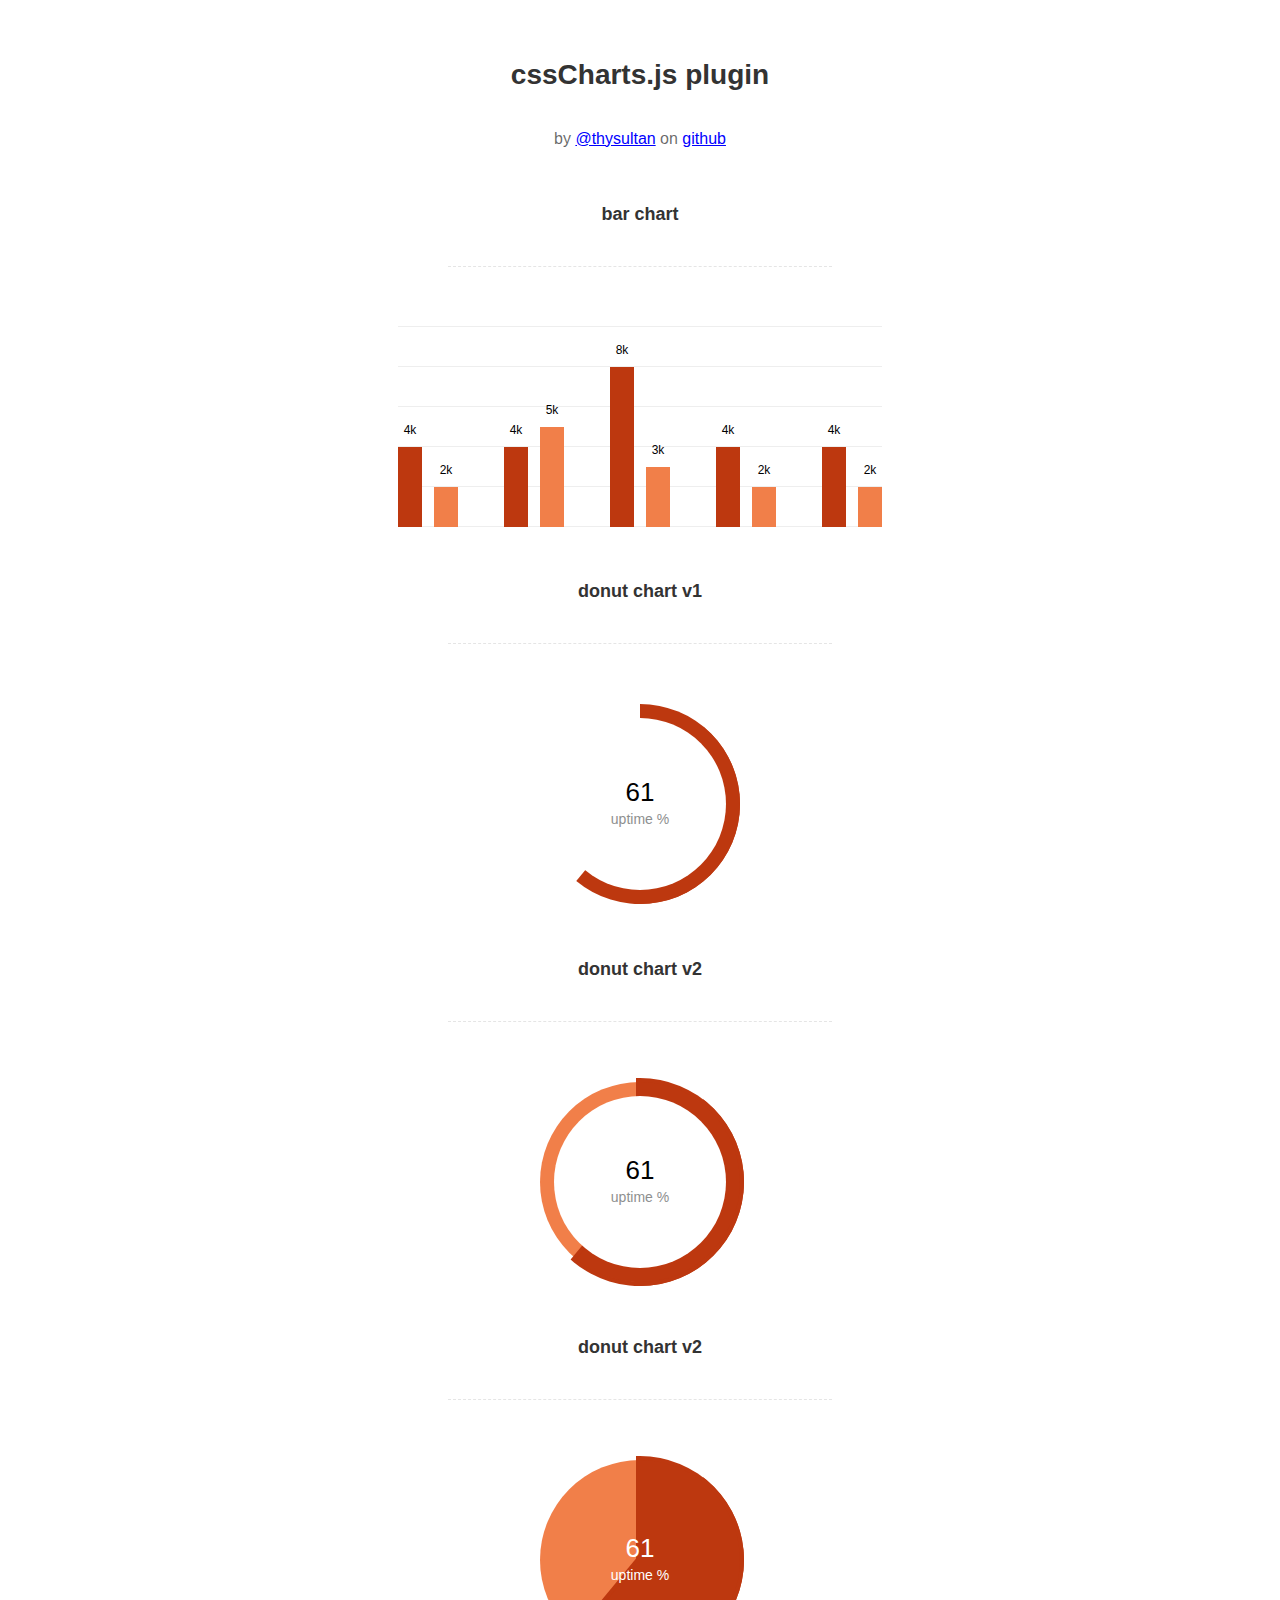
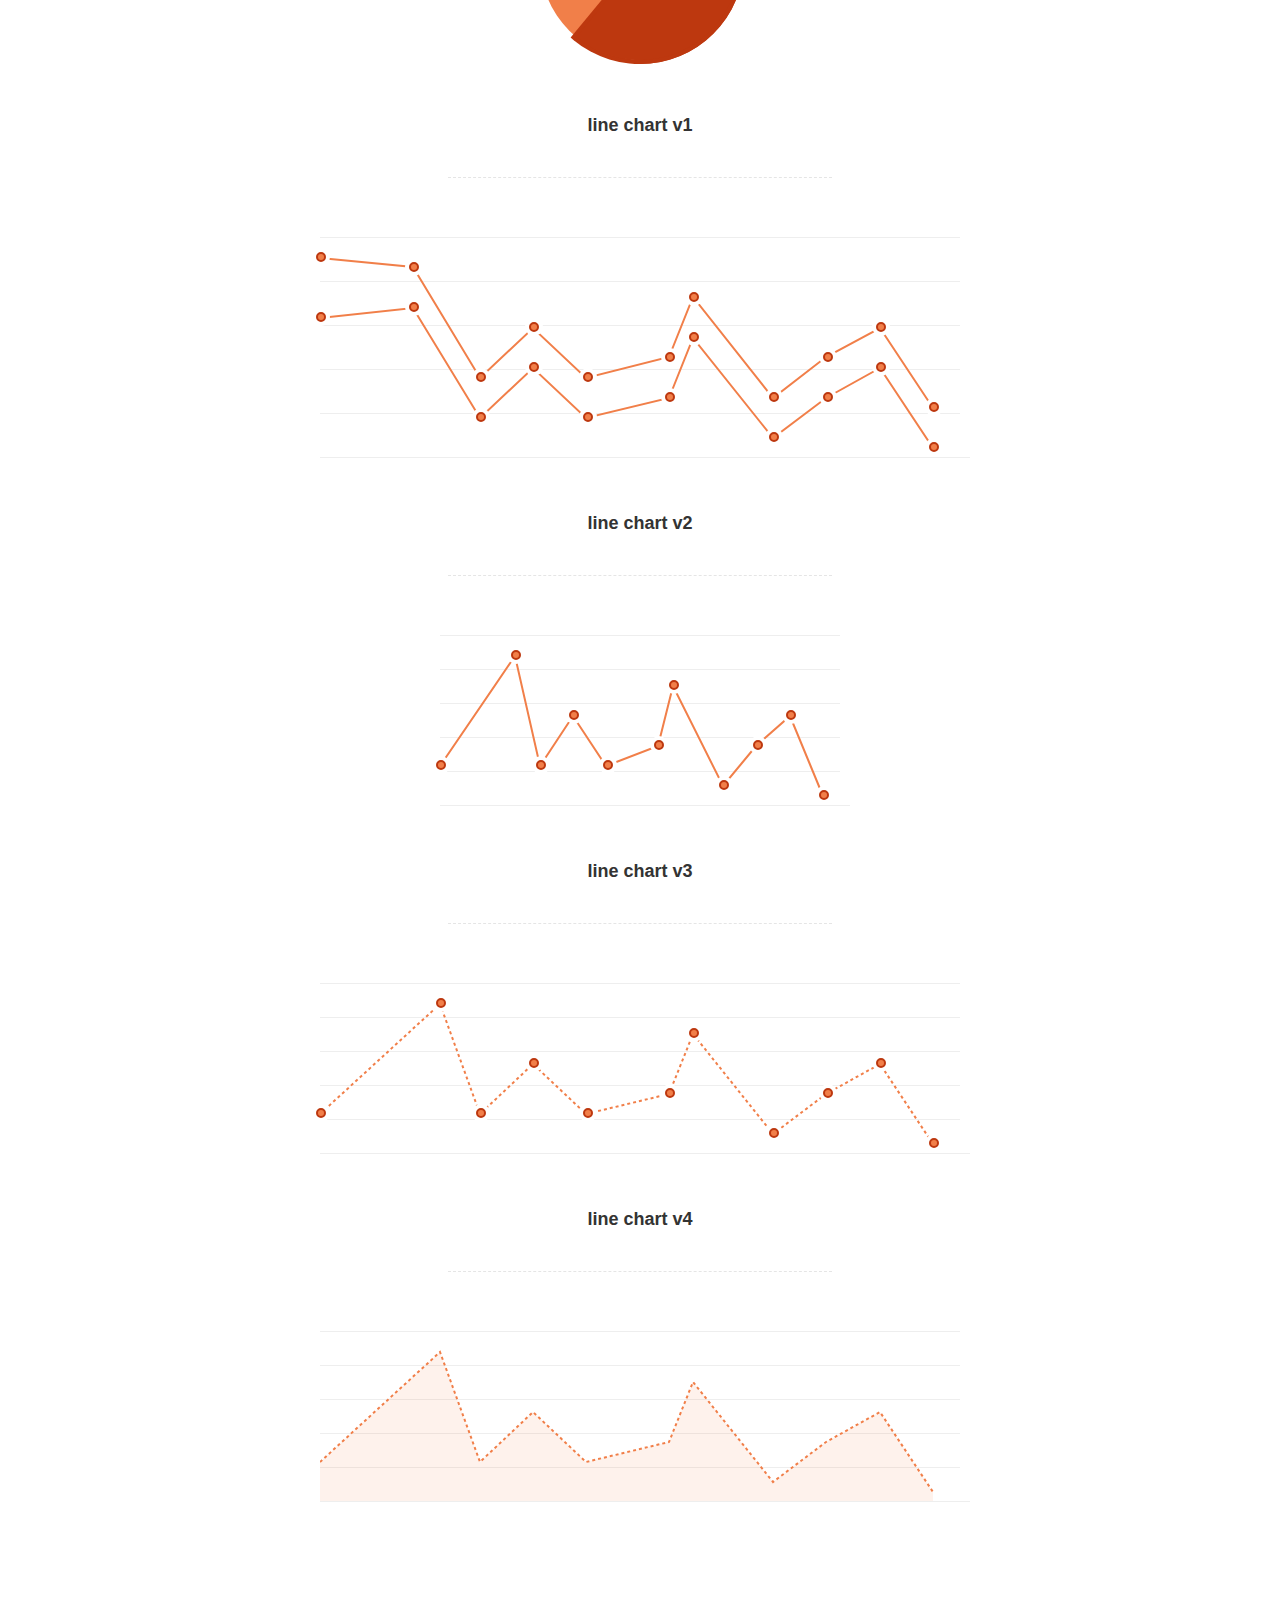
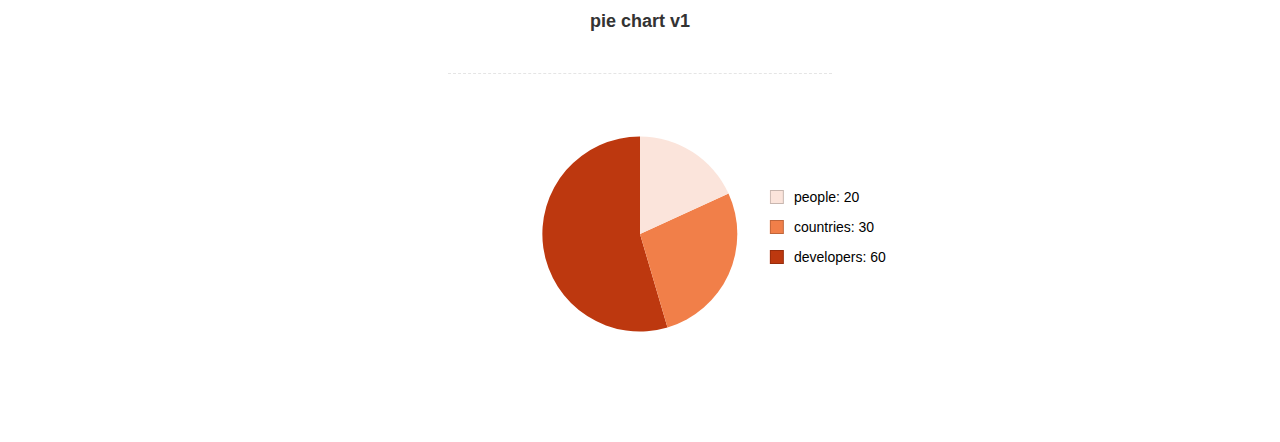
<file: assets/js/Lightweight-Chart/index.html>
<!doctype html>
<html>
    <head>
        <meta charset="utf-8">
        <meta name="description" content="A jquery plugin to create simple donut, bar or line charts with dom nodes, style with css.">
        <meta name="viewport" content="width=device-width, initial-scale=1">
        <title>cssCharts.js - jquery css charts</title>
        <script src="https://ajax.googleapis.com/ajax/libs/jquery/2.1.3/jquery.min.js"></script>

        <link rel="stylesheet" href="cssCharts.css">
        <script src="jquery.chart.js"></script>

        <style>
          /* page specific styles*/
          h1{text-align:center;font-family:sans-serif;font-size:28px;color:#333;padding:40px 0 0 0;}
          h2{text-align:center;font-family:sans-serif;font-size:18px;color:#333;padding:40px 0 0 0;}
          hr{width:60%;height:1px;background:none;border:none;border-bottom:1px dashed rgba(0,0,0,0.1);outline:none;margin:40px auto 60px auto;}

          .desc p{text-align:center;font-size:16px;color:rgba(0,0,0,0.6);padding:20px 0 0 0;font-family:sans-serif;}
          .desc a{color:blue;}
          .wrap{margin:0 auto;width:640px;padding-bottom:100px;}
          #line{width:400px;}
          /* page specific styles*/
        </style>
    </head>
    <body>
      <div class="wrap">

        <div class="desc">
          <h1>cssCharts.js plugin</h1><p>by
          <a href="http://twitter.com/thysultan">@thysultan</a> on
          <a href="https://github.com/sultantarimo/cssCharts.js">github</a>
        </p>
        </div>

        <h2>bar chart</h2>
        <hr>

        <div class="chart">
            <ul class="bar-chart" data-bars="[4,2],[4,5],[8,3],[4,2],[4,2]" data-max="10" data-unit="k" data-width="24"></ul>
        </div>
        <!-- data max is the 100% point of the graph -->
        <!-- set data-grid to 0 for no grid -->
        <!-- data-width is the individual bars width -->

        <h2>donut chart v1</h2>
        <hr>

        <div class="chart">
          <div class="donut-chart" data-percent="0.61" data-title="uptime %"></div>
        </div>

        <h2>donut chart v2</h2>
        <hr>

        <div class="chart">
          <div class="donut-chart fill" data-percent="0.61" data-title="uptime %"></div>
        </div>

        <h2>donut chart v2</h2>
        <hr>

        <div class="chart">
          <div class="donut-chart pie-chart fill" data-percent="0.61" data-title="uptime %"></div>
        </div>
        <!-- pie-chart class for pie chart -->
        <!-- fill class for default donut fill enabled-->

        <h2>line chart v1</h2>
        <hr>

        <div class="chart">
          <ul data-cord="[[0,70,120,160,200,262,280,340,380,420,460],[140,150,40,90,40,60,120,20,60,90,10]],[[0,70,120,160,200,262,280,340,380,420,460],[200,190,80,130,80,100,160,60,100,130,50]]"  class="line-chart"></ul>
        </div>
        <!-- multiple graphs [[x cords],[y cords]] [[x cords],[y cords]] -->

        <h2>line chart v2</h2>
        <hr>

        <div class="chart" id="line">
          <ul data-cord="[0,90,120,160,200,262,280,340,380,420,460],[40,150,40,90,40,60,120,20,60,90,10]" class="line-chart"></ul>
        </div>

        <h2>line chart v3</h2>
        <hr>

        <div class="chart dotted">
          <ul data-cord="[0,90,120,160,200,262,280,340,380,420,460],[40,150,40,90,40,60,120,20,60,90,10]" class="line-chart"></ul>
        </div>

        <h2>line chart v4</h2>
        <hr>

        <div class="chart dotted">
          <ul data-cord="[0,90,120,160,200,262,280,340,380,420,460],[40,150,40,90,40,60,120,20,60,90,10]" data-fill="1" class="line-chart no-points"></ul>
        </div>
        <!-- single graph [x cords],[y cords] -->


        <br><br><br>
        <h2>pie chart v1</h2>
        <hr>

        <div class="chart">
          <div class="pie-thychart" data-set='[["people", 20], ["countries",30], ["developers",60]]' data-colors="#FBE4DB,#F17F49,#BD380F"></div>
        </div>

      </div>

      <script>
        $(function() {
            $('.bar-chart').cssCharts({type:"bar"});
            $('.donut-chart').cssCharts({type:"donut"}).trigger('show-donut-chart');
            $('.line-chart').cssCharts({type:"line"});

            $('.pie-thychart').cssCharts({type:"pie"});
        });
      </script>
    </body>
</html>
</file>
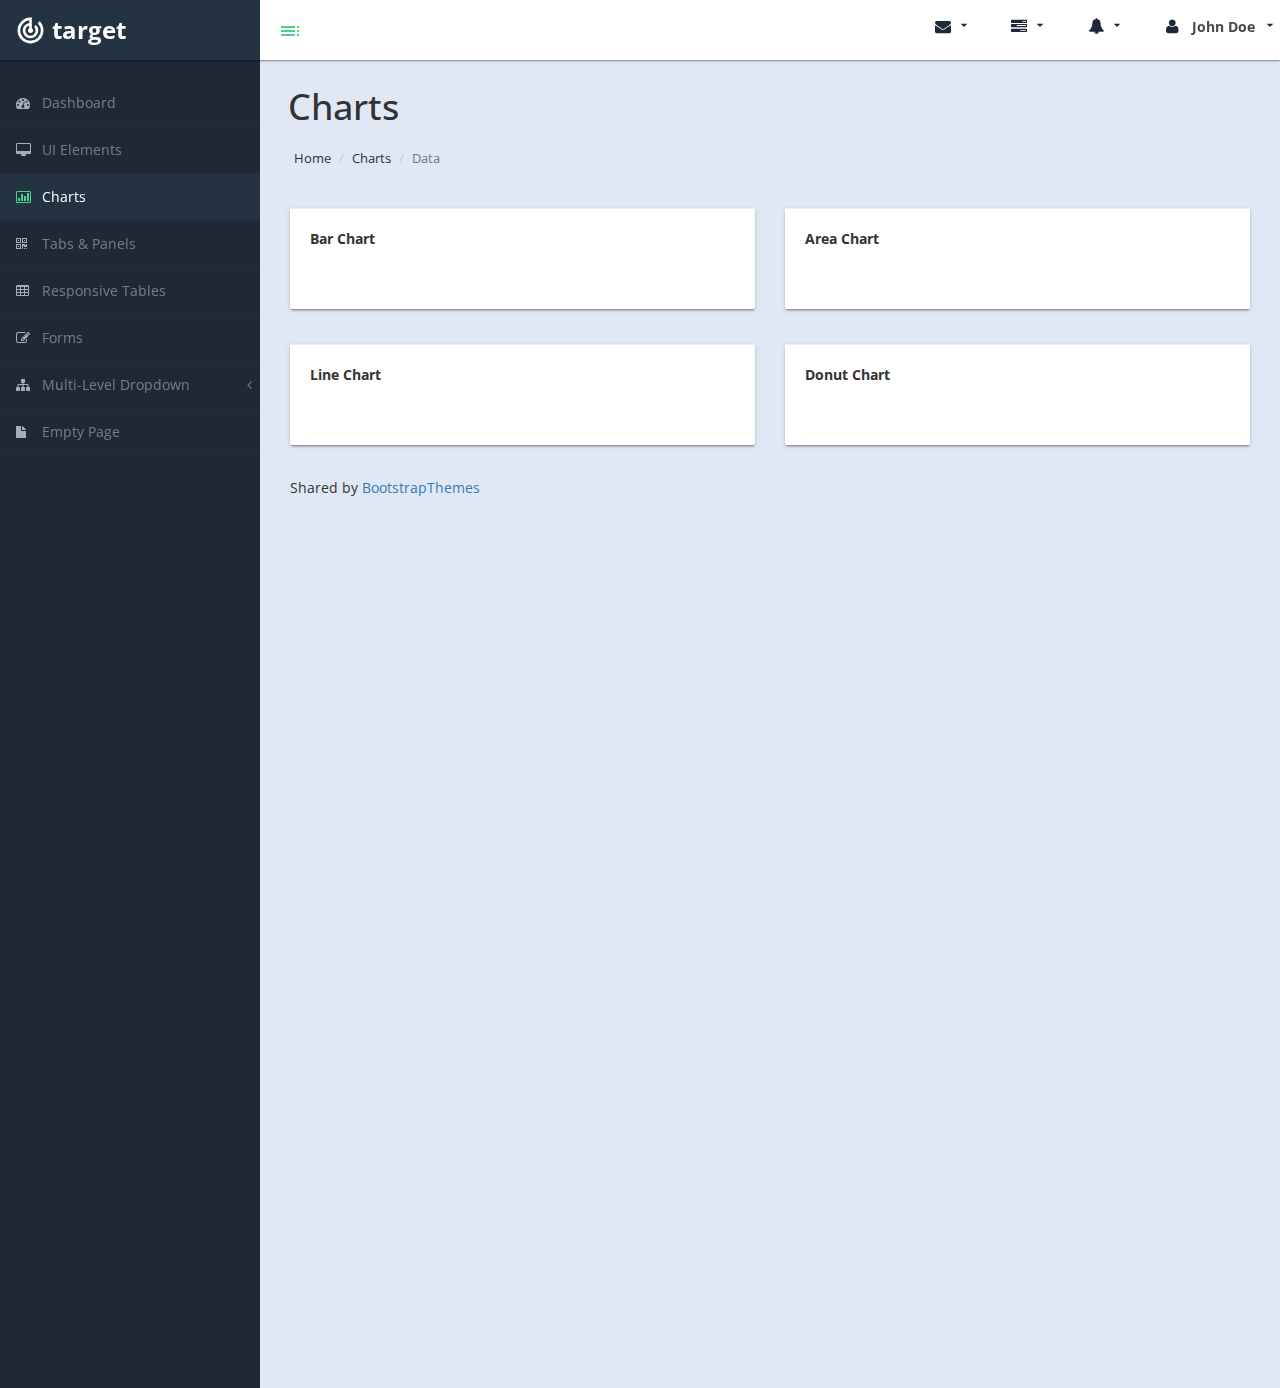
<file: chart.html>
﻿<!DOCTYPE html>
<html xmlns="http://www.w3.org/1999/xhtml">

<head>
    <meta charset="utf-8" />
    <meta name="viewport" content="width=device-width, initial-scale=1.0" />
    <title>Target Material Design Bootstrap Admin Template</title>
	
	<link href="https://fonts.googleapis.com/icon?family=Material+Icons" rel="stylesheet">
	<link rel="stylesheet" href="assets/materialize/css/materialize.min.css" media="screen,projection" />
    <!-- Bootstrap Styles-->
    <link href="assets/css/bootstrap.css" rel="stylesheet" />
    <!-- FontAwesome Styles-->
    <link href="assets/css/font-awesome.css" rel="stylesheet" />
    <!-- Morris Chart Styles-->
    <link href="assets/js/morris/morris-0.4.3.min.css" rel="stylesheet" />
    <!-- Custom Styles-->
    <link href="assets/css/custom-styles.css" rel="stylesheet" />
    <!-- Google Fonts-->
    <link href='http://fonts.googleapis.com/css?family=Open+Sans' rel='stylesheet' type='text/css' />
    <link rel="stylesheet" href="assets/js/Lightweight-Chart/cssCharts.css"> 
</head>
<body>
    <div id="wrapper">
        <nav class="navbar navbar-default top-navbar" role="navigation">
            <div class="navbar-header">
                <button type="button" class="navbar-toggle" data-toggle="collapse" data-target=".sidebar-collapse">
                    <span class="sr-only">Toggle navigation</span>
                    <span class="icon-bar"></span>
                    <span class="icon-bar"></span>
                    <span class="icon-bar"></span>
                </button>
                <a class="navbar-brand waves-effect waves-dark" href="index.html"><i class="large material-icons">track_changes</i> <strong>target</strong></a>
				
		<div id="sideNav" class="waves-effect waves-dark" href=""><i class="material-icons dp48">toc</i></div>
            </div>

            <ul class="nav navbar-top-links navbar-right"> 
				<li><a class="dropdown-button waves-effect waves-dark" href="#!" data-activates="dropdown4"><i class="fa fa-envelope fa-fw"></i> <i class="material-icons right">arrow_drop_down</i></a></li>				
				<li><a class="dropdown-button waves-effect waves-dark" href="#!" data-activates="dropdown3"><i class="fa fa-tasks fa-fw"></i> <i class="material-icons right">arrow_drop_down</i></a></li>
				<li><a class="dropdown-button waves-effect waves-dark" href="#!" data-activates="dropdown2"><i class="fa fa-bell fa-fw"></i> <i class="material-icons right">arrow_drop_down</i></a></li>
				  <li><a class="dropdown-button waves-effect waves-dark" href="#!" data-activates="dropdown1"><i class="fa fa-user fa-fw"></i> <b>John Doe</b> <i class="material-icons right">arrow_drop_down</i></a></li>
            </ul>
        </nav>
		<!-- Dropdown Structure -->
<ul id="dropdown1" class="dropdown-content">
<li><a href="#"><i class="fa fa-user fa-fw"></i> My Profile</a>
</li>
<li><a href="#"><i class="fa fa-gear fa-fw"></i> Settings</a>
</li> 
<li><a href="#"><i class="fa fa-sign-out fa-fw"></i> Logout</a>
</li>
</ul>
<ul id="dropdown2" class="dropdown-content w250">
  <li>
                            <a href="#">
                                <div>
                                    <i class="fa fa-comment fa-fw"></i> New Comment
                                    <span class="pull-right text-muted small">4 min</span>
                                </div>
                            </a>
                        </li>
                        <li class="divider"></li>
                        <li>
                            <a href="#">
                                <div>
                                    <i class="fa fa-twitter fa-fw"></i> 3 New Followers
                                    <span class="pull-right text-muted small">12 min</span>
                                </div>
                            </a>
                        </li>
                        <li class="divider"></li>
                        <li>
                            <a href="#">
                                <div>
                                    <i class="fa fa-envelope fa-fw"></i> Message Sent
                                    <span class="pull-right text-muted small">4 min</span>
                                </div>
                            </a>
                        </li>
                        <li class="divider"></li>
                        <li>
                            <a href="#">
                                <div>
                                    <i class="fa fa-tasks fa-fw"></i> New Task
                                    <span class="pull-right text-muted small">4 min</span>
                                </div>
                            </a>
                        </li>
                        <li class="divider"></li>
                        <li>
                            <a href="#">
                                <div>
                                    <i class="fa fa-upload fa-fw"></i> Server Rebooted
                                    <span class="pull-right text-muted small">4 min</span>
                                </div>
                            </a>
                        </li>
                        <li class="divider"></li>
                        <li>
                            <a class="text-center" href="#">
                                <strong>See All Alerts</strong>
                                <i class="fa fa-angle-right"></i>
                            </a>
                        </li>
</ul>
<ul id="dropdown3" class="dropdown-content dropdown-tasks w250">
<li>
		<a href="#">
			<div>
				<p>
					<strong>Task 1</strong>
					<span class="pull-right text-muted">60% Complete</span>
				</p>
				<div class="progress progress-striped active">
					<div class="progress-bar progress-bar-success" role="progressbar" aria-valuenow="60" aria-valuemin="0" aria-valuemax="100" style="width: 60%">
						<span class="sr-only">60% Complete (success)</span>
					</div>
				</div>
			</div>
		</a>
	</li>
	<li class="divider"></li>
	<li>
		<a href="#">
			<div>
				<p>
					<strong>Task 2</strong>
					<span class="pull-right text-muted">28% Complete</span>
				</p>
				<div class="progress progress-striped active">
					<div class="progress-bar progress-bar-info" role="progressbar" aria-valuenow="28" aria-valuemin="0" aria-valuemax="100" style="width: 28%">
						<span class="sr-only">28% Complete</span>
					</div>
				</div>
			</div>
		</a>
	</li>
	<li class="divider"></li>
	<li>
		<a href="#">
			<div>
				<p>
					<strong>Task 3</strong>
					<span class="pull-right text-muted">60% Complete</span>
				</p>
				<div class="progress progress-striped active">
					<div class="progress-bar progress-bar-warning" role="progressbar" aria-valuenow="60" aria-valuemin="0" aria-valuemax="100" style="width: 60%">
						<span class="sr-only">60% Complete (warning)</span>
					</div>
				</div>
			</div>
		</a>
	</li>
	<li class="divider"></li>
	<li>
		<a href="#">
			<div>
				<p>
					<strong>Task 4</strong>
					<span class="pull-right text-muted">85% Complete</span>
				</p>
				<div class="progress progress-striped active">
					<div class="progress-bar progress-bar-danger" role="progressbar" aria-valuenow="85" aria-valuemin="0" aria-valuemax="100" style="width: 85%">
						<span class="sr-only">85% Complete (danger)</span>
					</div>
				</div>
			</div>
		</a>
	</li>
	<li class="divider"></li>
	<li>
</ul>   
<ul id="dropdown4" class="dropdown-content dropdown-tasks w250 taskList">
  <li>
                                <div>
                                    <strong>John Doe</strong>
                                    <span class="pull-right text-muted">
                                        <em>Today</em>
                                    </span>
                                </div>
                                <p>Lorem Ipsum has been the industry's standard dummy text ever since the 1500s...</p>
                            </a>
                        </li>
                        <li class="divider"></li>
                        <li>
                                <div>
                                    <strong>John Smith</strong>
                                    <span class="pull-right text-muted">
                                        <em>Yesterday</em>
                                    </span>
                                </div>
                                <p>Lorem Ipsum has been the industry's standard dummy text ever since an kwilnw...</p>
                            </a>
                        </li>
                        <li class="divider"></li>
                        <li>
                            <a href="#">
                                <div>
                                    <strong>John Smith</strong>
                                    <span class="pull-right text-muted">
                                        <em>Yesterday</em>
                                    </span>
                                </div>
                                <p>Lorem Ipsum has been the industry's standard dummy text ever since the...</p>
                            </a>
                        </li>
                        <li class="divider"></li>
                        <li>
                            <a class="text-center" href="#">
                                <strong>Read All Messages</strong>
                                <i class="fa fa-angle-right"></i>
                            </a>
                        </li>
</ul>  
	   <!--/. NAV TOP  -->
        <!--/. NAV TOP  -->
        <nav class="navbar-default navbar-side" role="navigation">
            <div class="sidebar-collapse">
                <ul class="nav" id="main-menu">

                    <li>
                        <a href="index.html" class="waves-effect waves-dark"><i class="fa fa-dashboard"></i> Dashboard</a>
                    </li>
                    <li>
                        <a href="ui-elements.html" class="waves-effect waves-dark"><i class="fa fa-desktop"></i> UI Elements</a>
                    </li>
					<li>
                        <a href="chart.html" class="active-menu waves-effect waves-dark"><i class="fa fa-bar-chart-o"></i> Charts</a>
                    </li>
                    <li>
                        <a href="tab-panel.html" class="waves-effect waves-dark"><i class="fa fa-qrcode"></i> Tabs & Panels</a>
                    </li>
                    
                    <li>
                        <a href="table.html" class="waves-effect waves-dark"><i class="fa fa-table"></i> Responsive Tables</a>
                    </li>
                    <li>
                        <a href="form.html" class="waves-effect waves-dark"><i class="fa fa-edit"></i> Forms </a>
                    </li>


                    <li>
                        <a href="#" class="waves-effect waves-dark"><i class="fa fa-sitemap"></i> Multi-Level Dropdown<span class="fa arrow"></span></a>
                        <ul class="nav nav-second-level">
                            <li>
                                <a href="#">Second Level Link</a>
                            </li>
                            <li>
                                <a href="#">Second Level Link</a>
                            </li>
                            <li>
                                <a href="#" class="waves-effect waves-dark">Second Level Link<span class="fa arrow"></span></a>
                                <ul class="nav nav-third-level">
                                    <li>
                                        <a href="#">Third Level Link</a>
                                    </li>
                                    <li>
                                        <a href="#">Third Level Link</a>
                                    </li>
                                    <li>
                                        <a href="#">Third Level Link</a>
                                    </li>

                                </ul>

                            </li>
                        </ul>
                    </li>
                    <li>
                        <a href="empty.html" class="waves-effect waves-dark"><i class="fa fa-fw fa-file"></i> Empty Page</a>
                    </li>
                </ul>

            </div>

        </nav>
        <!-- /. NAV SIDE  -->
        <div id="page-wrapper">
		  <div class="header"> 
                        <h1 class="page-header">
                             Charts 
                        </h1>
						<ol class="breadcrumb">
					  <li><a href="#">Home</a></li>
					  <li><a href="#">Charts</a></li>
					  <li class="active">Data</li>
					</ol> 
									
		</div>
            <div id="page-inner"> 
             
                <div class="row"> 
                    
                      
                               <div class="col-md-6 col-sm-12 col-xs-12">                     
                    <div class="card">
                        <div class="card-action">
                            Bar Chart
                        </div>
                        <div class="card-content">
                            <div id="morris-bar-chart"></div>
                        </div>
                    </div>            
                </div>
                      <div class="col-md-6 col-sm-12 col-xs-12">                     
                    <div class="card">
                        <div class="card-action">
                            Area Chart
                        </div>
                        <div class="card-content">
                            <div id="morris-area-chart"></div>
                        </div>
                    </div>            
                </div> 
                
           </div>
                 <!-- /. ROW  -->
                <div class="row">                     
                      
                               <div class="col-md-6 col-sm-12 col-xs-12">                     
                    <div class="card">
                        <div class="card-action">
                            Line Chart
                        </div>
                        <div class="card-content">
                            <div id="morris-line-chart"></div>
                        </div>
                    </div>            
                </div>
                      <div class="col-md-6 col-sm-12 col-xs-12">                     
                    <div class="card">
                        <div class="card-action">
                            Donut Chart
                        </div>
                        <div class="card-content">                            
							<div id="morris-donut-chart"></div>
                        </div>
                    </div>            
                </div> 
                
           </div>
                 <!-- /. ROW  -->
				 <footer><p>Shared by <i class="fa fa-love"></i><a href="https://bootstrapthemes.co">BootstrapThemes</a>
</p></footer>
				</div>
             <!-- /. PAGE INNER  -->
            </div>
         <!-- /. PAGE WRAPPER  -->
        </div>
     <!-- /. WRAPPER  -->
    <!-- JS Scripts-->
    <!-- jQuery Js -->
    <script src="assets/js/jquery-1.10.2.js"></script>
	
	<!-- Bootstrap Js -->
    <script src="assets/js/bootstrap.min.js"></script>
	
	<script src="assets/materialize/js/materialize.min.js"></script>
	
    <!-- Metis Menu Js -->
    <script src="assets/js/jquery.metisMenu.js"></script>
    <!-- Morris Chart Js -->
    <script src="assets/js/morris/raphael-2.1.0.min.js"></script>
    <script src="assets/js/morris/morris.js"></script>
	
	
	<script src="assets/js/easypiechart.js"></script>
	<script src="assets/js/easypiechart-data.js"></script>
	
	 <script src="assets/js/Lightweight-Chart/jquery.chart.js"></script>
	
    <!-- Custom Js -->
    <script src="assets/js/custom-scripts.js"></script> 
 

</body>

</html>
</file>
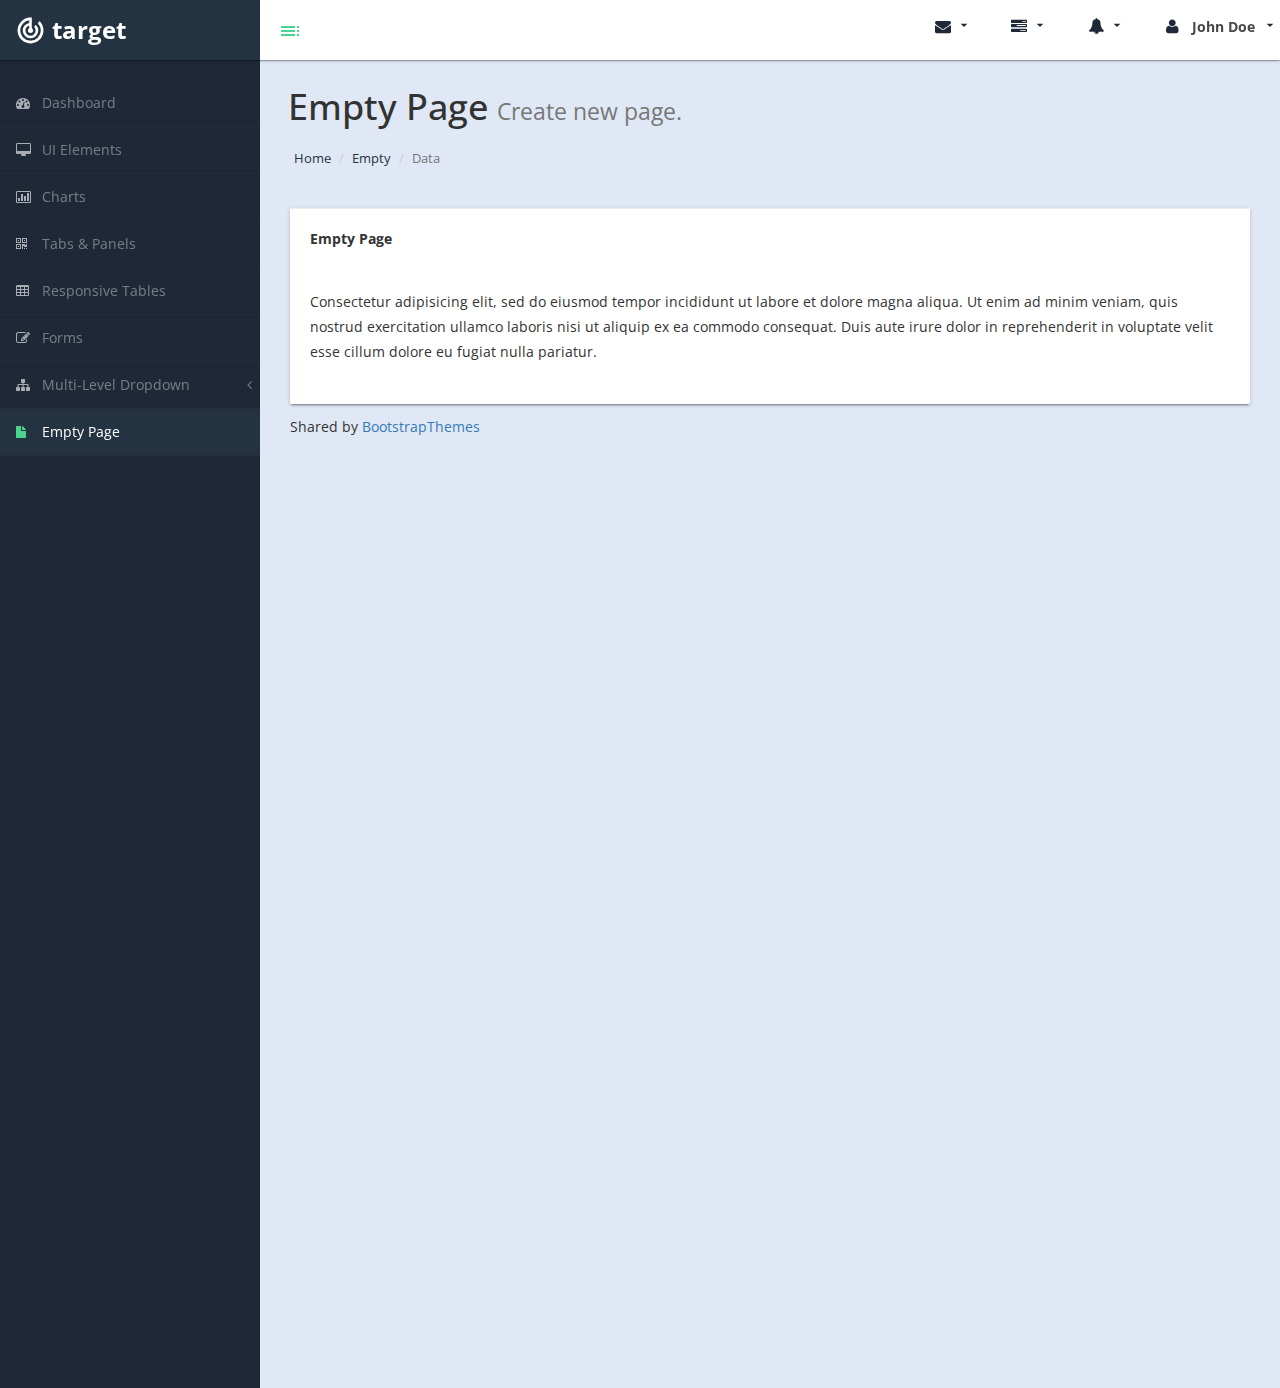
<file: empty.html>
﻿<!DOCTYPE html>
<html xmlns="http://www.w3.org/1999/xhtml">

<head>
    <meta charset="utf-8" />
    <meta name="viewport" content="width=device-width, initial-scale=1.0" />
    <title>Target Material Design Bootstrap Admin Template</title>
	
	<link href="https://fonts.googleapis.com/icon?family=Material+Icons" rel="stylesheet">
	<link rel="stylesheet" href="assets/materialize/css/materialize.min.css" media="screen,projection" />
    <!-- Bootstrap Styles-->
    <link href="assets/css/bootstrap.css" rel="stylesheet" />
    <!-- FontAwesome Styles-->
    <link href="assets/css/font-awesome.css" rel="stylesheet" />
    <!-- Morris Chart Styles-->
    <link href="assets/js/morris/morris-0.4.3.min.css" rel="stylesheet" />
    <!-- Custom Styles-->
    <link href="assets/css/custom-styles.css" rel="stylesheet" />
    <!-- Google Fonts-->
    <link href='http://fonts.googleapis.com/css?family=Open+Sans' rel='stylesheet' type='text/css' />
    <link rel="stylesheet" href="assets/js/Lightweight-Chart/cssCharts.css"> 
</head>
<body>
    <div id="wrapper">
        <nav class="navbar navbar-default top-navbar" role="navigation">
            <div class="navbar-header">
                <button type="button" class="navbar-toggle" data-toggle="collapse" data-target=".sidebar-collapse">
                    <span class="sr-only">Toggle navigation</span>
                    <span class="icon-bar"></span>
                    <span class="icon-bar"></span>
                    <span class="icon-bar"></span>
                </button>
                <a class="navbar-brand waves-effect waves-dark" href="index.html"><i class="large material-icons">track_changes</i> <strong>target</strong></a>
				
		<div id="sideNav" href=""><i class="material-icons dp48">toc</i></div>
            </div>

            <ul class="nav navbar-top-links navbar-right"> 
				<li><a class="dropdown-button waves-effect waves-dark" href="#!" data-activates="dropdown4"><i class="fa fa-envelope fa-fw"></i> <i class="material-icons right">arrow_drop_down</i></a></li>				
				<li><a class="dropdown-button waves-effect waves-dark" href="#!" data-activates="dropdown3"><i class="fa fa-tasks fa-fw"></i> <i class="material-icons right">arrow_drop_down</i></a></li>
				<li><a class="dropdown-button waves-effect waves-dark" href="#!" data-activates="dropdown2"><i class="fa fa-bell fa-fw"></i> <i class="material-icons right">arrow_drop_down</i></a></li>
				  <li><a class="dropdown-button waves-effect waves-dark" href="#!" data-activates="dropdown1"><i class="fa fa-user fa-fw"></i> <b>John Doe</b> <i class="material-icons right">arrow_drop_down</i></a></li>
            </ul>
        </nav>
		<!-- Dropdown Structure -->
<ul id="dropdown1" class="dropdown-content">
<li><a href="#"><i class="fa fa-user fa-fw"></i> My Profile</a>
</li>
<li><a href="#"><i class="fa fa-gear fa-fw"></i> Settings</a>
</li> 
<li><a href="#"><i class="fa fa-sign-out fa-fw"></i> Logout</a>
</li>
</ul>
<ul id="dropdown2" class="dropdown-content w250">
  <li>
                            <a href="#">
                                <div>
                                    <i class="fa fa-comment fa-fw"></i> New Comment
                                    <span class="pull-right text-muted small">4 min</span>
                                </div>
                            </a>
                        </li>
                        <li class="divider"></li>
                        <li>
                            <a href="#">
                                <div>
                                    <i class="fa fa-twitter fa-fw"></i> 3 New Followers
                                    <span class="pull-right text-muted small">12 min</span>
                                </div>
                            </a>
                        </li>
                        <li class="divider"></li>
                        <li>
                            <a href="#">
                                <div>
                                    <i class="fa fa-envelope fa-fw"></i> Message Sent
                                    <span class="pull-right text-muted small">4 min</span>
                                </div>
                            </a>
                        </li>
                        <li class="divider"></li>
                        <li>
                            <a href="#">
                                <div>
                                    <i class="fa fa-tasks fa-fw"></i> New Task
                                    <span class="pull-right text-muted small">4 min</span>
                                </div>
                            </a>
                        </li>
                        <li class="divider"></li>
                        <li>
                            <a href="#">
                                <div>
                                    <i class="fa fa-upload fa-fw"></i> Server Rebooted
                                    <span class="pull-right text-muted small">4 min</span>
                                </div>
                            </a>
                        </li>
                        <li class="divider"></li>
                        <li>
                            <a class="text-center" href="#">
                                <strong>See All Alerts</strong>
                                <i class="fa fa-angle-right"></i>
                            </a>
                        </li>
</ul>
<ul id="dropdown3" class="dropdown-content dropdown-tasks w250">
<li>
		<a href="#">
			<div>
				<p>
					<strong>Task 1</strong>
					<span class="pull-right text-muted">60% Complete</span>
				</p>
				<div class="progress progress-striped active">
					<div class="progress-bar progress-bar-success" role="progressbar" aria-valuenow="60" aria-valuemin="0" aria-valuemax="100" style="width: 60%">
						<span class="sr-only">60% Complete (success)</span>
					</div>
				</div>
			</div>
		</a>
	</li>
	<li class="divider"></li>
	<li>
		<a href="#">
			<div>
				<p>
					<strong>Task 2</strong>
					<span class="pull-right text-muted">28% Complete</span>
				</p>
				<div class="progress progress-striped active">
					<div class="progress-bar progress-bar-info" role="progressbar" aria-valuenow="28" aria-valuemin="0" aria-valuemax="100" style="width: 28%">
						<span class="sr-only">28% Complete</span>
					</div>
				</div>
			</div>
		</a>
	</li>
	<li class="divider"></li>
	<li>
		<a href="#">
			<div>
				<p>
					<strong>Task 3</strong>
					<span class="pull-right text-muted">60% Complete</span>
				</p>
				<div class="progress progress-striped active">
					<div class="progress-bar progress-bar-warning" role="progressbar" aria-valuenow="60" aria-valuemin="0" aria-valuemax="100" style="width: 60%">
						<span class="sr-only">60% Complete (warning)</span>
					</div>
				</div>
			</div>
		</a>
	</li>
	<li class="divider"></li>
	<li>
		<a href="#">
			<div>
				<p>
					<strong>Task 4</strong>
					<span class="pull-right text-muted">85% Complete</span>
				</p>
				<div class="progress progress-striped active">
					<div class="progress-bar progress-bar-danger" role="progressbar" aria-valuenow="85" aria-valuemin="0" aria-valuemax="100" style="width: 85%">
						<span class="sr-only">85% Complete (danger)</span>
					</div>
				</div>
			</div>
		</a>
	</li>
	<li class="divider"></li>
	<li>
</ul>   
<ul id="dropdown4" class="dropdown-content dropdown-tasks w250 taskList">
  <li>
                                <div>
                                    <strong>John Doe</strong>
                                    <span class="pull-right text-muted">
                                        <em>Today</em>
                                    </span>
                                </div>
                                <p>Lorem Ipsum has been the industry's standard dummy text ever since the 1500s...</p>
                            </a>
                        </li>
                        <li class="divider"></li>
                        <li>
                                <div>
                                    <strong>John Smith</strong>
                                    <span class="pull-right text-muted">
                                        <em>Yesterday</em>
                                    </span>
                                </div>
                                <p>Lorem Ipsum has been the industry's standard dummy text ever since an kwilnw...</p>
                            </a>
                        </li>
                        <li class="divider"></li>
                        <li>
                            <a href="#">
                                <div>
                                    <strong>John Smith</strong>
                                    <span class="pull-right text-muted">
                                        <em>Yesterday</em>
                                    </span>
                                </div>
                                <p>Lorem Ipsum has been the industry's standard dummy text ever since the...</p>
                            </a>
                        </li>
                        <li class="divider"></li>
                        <li>
                            <a class="text-center" href="#">
                                <strong>Read All Messages</strong>
                                <i class="fa fa-angle-right"></i>
                            </a>
                        </li>
</ul>  
	   <!--/. NAV TOP  -->
        <nav class="navbar-default navbar-side" role="navigation">
            <div class="sidebar-collapse">
                <ul class="nav" id="main-menu">

                    <li>
                        <a href="index.html" class="waves-effect waves-dark"><i class="fa fa-dashboard"></i> Dashboard</a>
                    </li>
                    <li>
                        <a href="ui-elements.html" class="waves-effect waves-dark"><i class="fa fa-desktop"></i> UI Elements</a>
                    </li>
					<li>
                        <a href="chart.html" class="waves-effect waves-dark"><i class="fa fa-bar-chart-o"></i> Charts</a>
                    </li>
                    <li>
                        <a href="tab-panel.html" class="waves-effect waves-dark"><i class="fa fa-qrcode"></i> Tabs & Panels</a>
                    </li>
                    
                    <li>
                        <a href="table.html" class="waves-effect waves-dark"><i class="fa fa-table"></i> Responsive Tables</a>
                    </li>
                    <li>
                        <a href="form.html" class="waves-effect waves-dark"><i class="fa fa-edit"></i> Forms </a>
                    </li>


                    <li>
                        <a href="#" class="waves-effect waves-dark"><i class="fa fa-sitemap"></i> Multi-Level Dropdown<span class="fa arrow"></span></a>
                        <ul class="nav nav-second-level">
                            <li>
                                <a href="#">Second Level Link</a>
                            </li>
                            <li>
                                <a href="#">Second Level Link</a>
                            </li>
                            <li>
                                <a href="#">Second Level Link<span class="fa arrow"></span></a>
                                <ul class="nav nav-third-level">
                                    <li>
                                        <a href="#">Third Level Link</a>
                                    </li>
                                    <li>
                                        <a href="#">Third Level Link</a>
                                    </li>
                                    <li>
                                        <a href="#">Third Level Link</a>
                                    </li>

                                </ul>

                            </li>
                        </ul>
                    </li>
                    <li>
                        <a class="active-menu waves-effect waves-dark" href="empty.html"><i class="fa fa-fw fa-file"></i> Empty Page</a>
                    </li>
                </ul>

            </div>

        </nav>
        <!-- /. NAV SIDE  -->
        <div id="page-wrapper">
		  <div class="header"> 
                        <h1 class="page-header">
                            Empty Page <small>Create new page.</small>
                        </h1>
						<ol class="breadcrumb">
					  <li><a href="#">Home</a></li>
					  <li><a href="#">Empty</a></li>
					  <li class="active">Data</li>
					</ol> 
									
		</div>
            <div id="page-inner"> 
			
			  <div class="row">
                    
                    <div class="col-md-12">
                    <div class="card">
                        <div class="card-action">
                         Empty Page
                        </div>        
                         <div class="card-content"> 
						 <p>Consectetur adipisicing elit, sed do eiusmod tempor incididunt ut labore et dolore magna aliqua. Ut enim ad minim veniam, quis nostrud exercitation ullamco laboris nisi ut aliquip ex ea commodo consequat. Duis aute irure dolor in reprehenderit in voluptate velit esse cillum dolore eu fugiat nulla pariatur.</p>
                           <div class="clearBoth"><br/></div>
						    
						 </div>
						 </div>
									
				 <footer><p>Shared by <i class="fa fa-love"></i><a href="https://bootstrapthemes.co">BootstrapThemes</a>
</p></footer>
				</div>
             <!-- /. PAGE INNER  -->
            </div>
         <!-- /. PAGE WRAPPER  -->
        </div>
     <!-- /. WRAPPER  -->
    <!-- JS Scripts-->
    <!-- jQuery Js -->
    <script src="assets/js/jquery-1.10.2.js"></script>
	
	<!-- Bootstrap Js -->
    <script src="assets/js/bootstrap.min.js"></script>
	
	<script src="assets/materialize/js/materialize.min.js"></script>
	
    <!-- Metis Menu Js -->
		<script src="assets/js/jquery.metisMenu.js"></script> 
    <!-- Custom Js -->
    <script src="assets/js/custom-scripts.js"></script> 
	
 

</body>

</html>
</file>
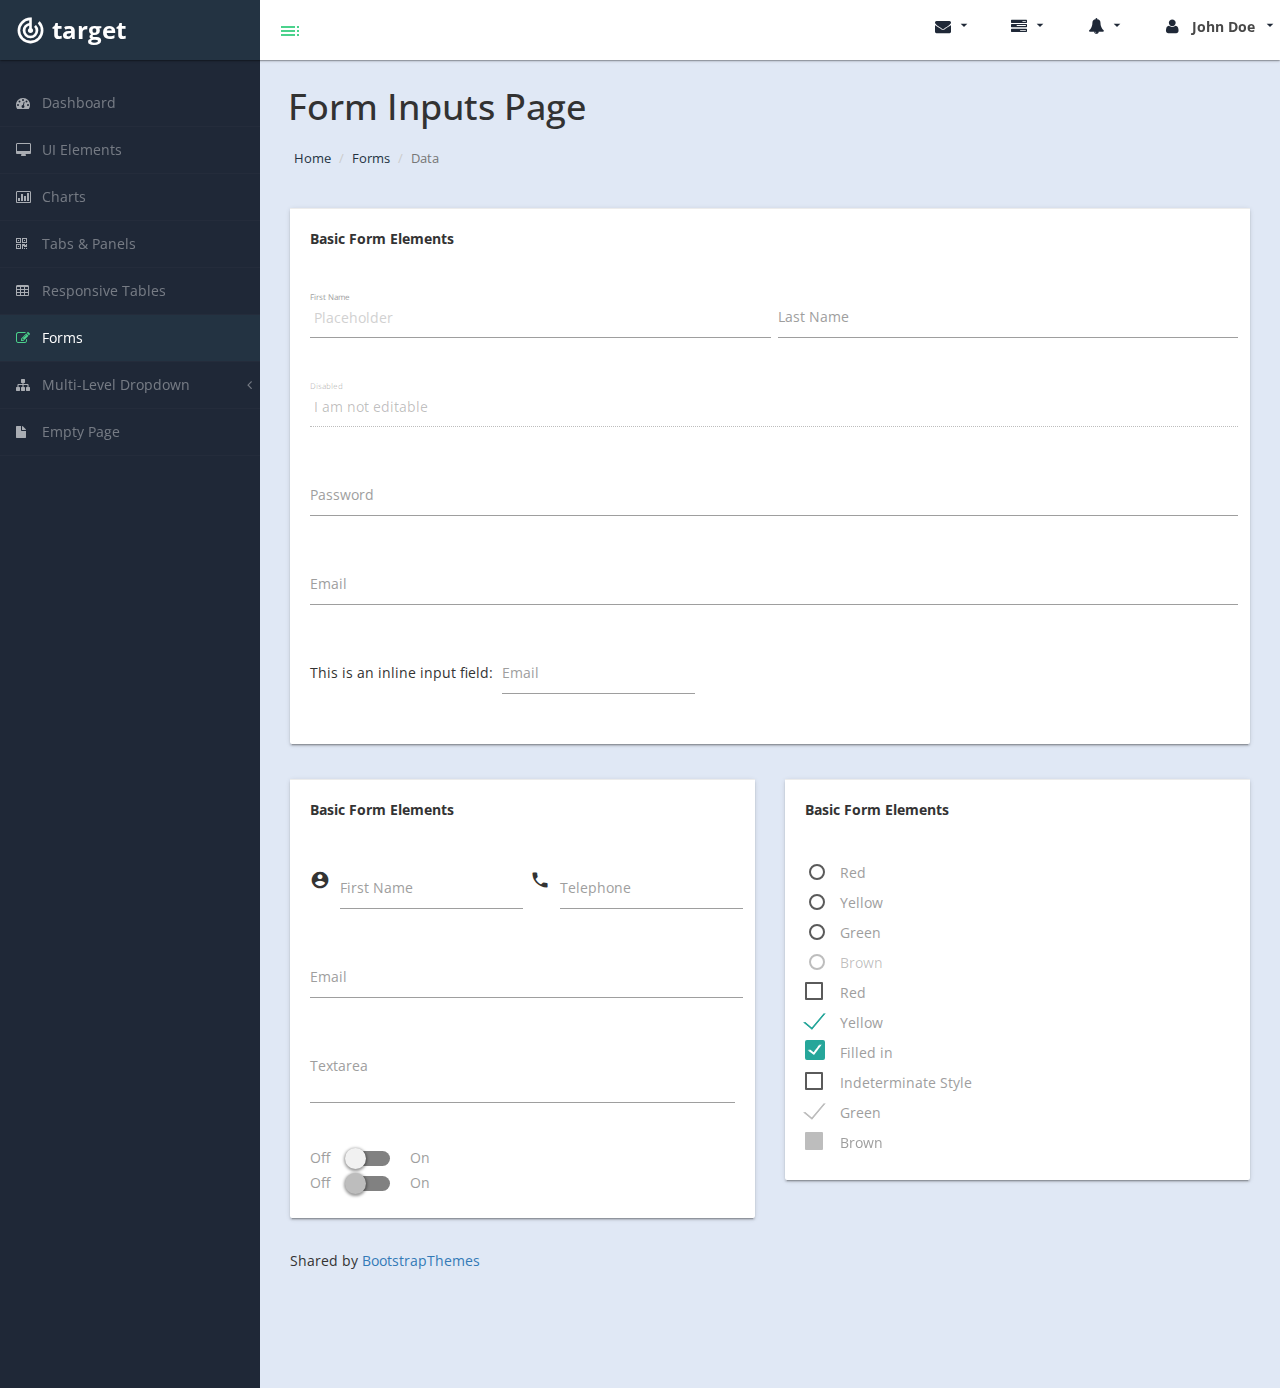
<file: form.html>
﻿<!DOCTYPE html>
<html xmlns="http://www.w3.org/1999/xhtml">

<head>
    <meta charset="utf-8" />
    <meta name="viewport" content="width=device-width, initial-scale=1.0" />
    <title>Target Material Design Bootstrap Admin Template</title>
	
	<link href="https://fonts.googleapis.com/icon?family=Material+Icons" rel="stylesheet">
	<link rel="stylesheet" href="assets/materialize/css/materialize.min.css" media="screen,projection" />
    <!-- Bootstrap Styles-->
    <link href="assets/css/bootstrap.css" rel="stylesheet" />
    <!-- FontAwesome Styles-->
    <link href="assets/css/font-awesome.css" rel="stylesheet" />
    <!-- Morris Chart Styles-->
    <link href="assets/js/morris/morris-0.4.3.min.css" rel="stylesheet" />
    <!-- Custom Styles-->
    <link href="assets/css/custom-styles.css" rel="stylesheet" />
    <!-- Google Fonts-->
    <link href='http://fonts.googleapis.com/css?family=Open+Sans' rel='stylesheet' type='text/css' />
    <link rel="stylesheet" href="assets/js/Lightweight-Chart/cssCharts.css"> 
</head>
<body>
    <div id="wrapper">
        <nav class="navbar navbar-default top-navbar" role="navigation">
            <div class="navbar-header">
                <button type="button" class="navbar-toggle" data-toggle="collapse" data-target=".sidebar-collapse">
                    <span class="sr-only">Toggle navigation</span>
                    <span class="icon-bar"></span>
                    <span class="icon-bar"></span>
                    <span class="icon-bar"></span>
                </button>
                <a class="navbar-brand waves-effect waves-dark" href="index.html"><i class="large material-icons">track_changes</i> <strong>target</strong></a>
				
		<div id="sideNav" href=""><i class="material-icons dp48">toc</i></div>
            </div>

            <ul class="nav navbar-top-links navbar-right"> 
				<li><a class="dropdown-button waves-effect waves-dark" href="#!" data-activates="dropdown4"><i class="fa fa-envelope fa-fw"></i> <i class="material-icons right">arrow_drop_down</i></a></li>				
				<li><a class="dropdown-button waves-effect waves-dark" href="#!" data-activates="dropdown3"><i class="fa fa-tasks fa-fw"></i> <i class="material-icons right">arrow_drop_down</i></a></li>
				<li><a class="dropdown-button waves-effect waves-dark" href="#!" data-activates="dropdown2"><i class="fa fa-bell fa-fw"></i> <i class="material-icons right">arrow_drop_down</i></a></li>
				  <li><a class="dropdown-button waves-effect waves-dark" href="#!" data-activates="dropdown1"><i class="fa fa-user fa-fw"></i> <b>John Doe</b> <i class="material-icons right">arrow_drop_down</i></a></li>
            </ul>
        </nav>
		<!-- Dropdown Structure -->
<ul id="dropdown1" class="dropdown-content">
<li><a href="#"><i class="fa fa-user fa-fw"></i> My Profile</a>
</li>
<li><a href="#"><i class="fa fa-gear fa-fw"></i> Settings</a>
</li> 
<li><a href="#"><i class="fa fa-sign-out fa-fw"></i> Logout</a>
</li>
</ul>
<ul id="dropdown2" class="dropdown-content w250">
  <li>
                            <a href="#">
                                <div>
                                    <i class="fa fa-comment fa-fw"></i> New Comment
                                    <span class="pull-right text-muted small">4 min</span>
                                </div>
                            </a>
                        </li>
                        <li class="divider"></li>
                        <li>
                            <a href="#">
                                <div>
                                    <i class="fa fa-twitter fa-fw"></i> 3 New Followers
                                    <span class="pull-right text-muted small">12 min</span>
                                </div>
                            </a>
                        </li>
                        <li class="divider"></li>
                        <li>
                            <a href="#">
                                <div>
                                    <i class="fa fa-envelope fa-fw"></i> Message Sent
                                    <span class="pull-right text-muted small">4 min</span>
                                </div>
                            </a>
                        </li>
                        <li class="divider"></li>
                        <li>
                            <a href="#">
                                <div>
                                    <i class="fa fa-tasks fa-fw"></i> New Task
                                    <span class="pull-right text-muted small">4 min</span>
                                </div>
                            </a>
                        </li>
                        <li class="divider"></li>
                        <li>
                            <a href="#">
                                <div>
                                    <i class="fa fa-upload fa-fw"></i> Server Rebooted
                                    <span class="pull-right text-muted small">4 min</span>
                                </div>
                            </a>
                        </li>
                        <li class="divider"></li>
                        <li>
                            <a class="text-center" href="#">
                                <strong>See All Alerts</strong>
                                <i class="fa fa-angle-right"></i>
                            </a>
                        </li>
</ul>
<ul id="dropdown3" class="dropdown-content dropdown-tasks w250">
<li>
		<a href="#">
			<div>
				<p>
					<strong>Task 1</strong>
					<span class="pull-right text-muted">60% Complete</span>
				</p>
				<div class="progress progress-striped active">
					<div class="progress-bar progress-bar-success" role="progressbar" aria-valuenow="60" aria-valuemin="0" aria-valuemax="100" style="width: 60%">
						<span class="sr-only">60% Complete (success)</span>
					</div>
				</div>
			</div>
		</a>
	</li>
	<li class="divider"></li>
	<li>
		<a href="#">
			<div>
				<p>
					<strong>Task 2</strong>
					<span class="pull-right text-muted">28% Complete</span>
				</p>
				<div class="progress progress-striped active">
					<div class="progress-bar progress-bar-info" role="progressbar" aria-valuenow="28" aria-valuemin="0" aria-valuemax="100" style="width: 28%">
						<span class="sr-only">28% Complete</span>
					</div>
				</div>
			</div>
		</a>
	</li>
	<li class="divider"></li>
	<li>
		<a href="#">
			<div>
				<p>
					<strong>Task 3</strong>
					<span class="pull-right text-muted">60% Complete</span>
				</p>
				<div class="progress progress-striped active">
					<div class="progress-bar progress-bar-warning" role="progressbar" aria-valuenow="60" aria-valuemin="0" aria-valuemax="100" style="width: 60%">
						<span class="sr-only">60% Complete (warning)</span>
					</div>
				</div>
			</div>
		</a>
	</li>
	<li class="divider"></li>
	<li>
		<a href="#">
			<div>
				<p>
					<strong>Task 4</strong>
					<span class="pull-right text-muted">85% Complete</span>
				</p>
				<div class="progress progress-striped active">
					<div class="progress-bar progress-bar-danger" role="progressbar" aria-valuenow="85" aria-valuemin="0" aria-valuemax="100" style="width: 85%">
						<span class="sr-only">85% Complete (danger)</span>
					</div>
				</div>
			</div>
		</a>
	</li>
	<li class="divider"></li>
	<li>
</ul>   
<ul id="dropdown4" class="dropdown-content dropdown-tasks w250 taskList">
  <li>
                                <div>
                                    <strong>John Doe</strong>
                                    <span class="pull-right text-muted">
                                        <em>Today</em>
                                    </span>
                                </div>
                                <p>Lorem Ipsum has been the industry's standard dummy text ever since the 1500s...</p>
                            </a>
                        </li>
                        <li class="divider"></li>
                        <li>
                                <div>
                                    <strong>John Smith</strong>
                                    <span class="pull-right text-muted">
                                        <em>Yesterday</em>
                                    </span>
                                </div>
                                <p>Lorem Ipsum has been the industry's standard dummy text ever since an kwilnw...</p>
                            </a>
                        </li>
                        <li class="divider"></li>
                        <li>
                            <a href="#">
                                <div>
                                    <strong>John Smith</strong>
                                    <span class="pull-right text-muted">
                                        <em>Yesterday</em>
                                    </span>
                                </div>
                                <p>Lorem Ipsum has been the industry's standard dummy text ever since the...</p>
                            </a>
                        </li>
                        <li class="divider"></li>
                        <li>
                            <a class="text-center" href="#">
                                <strong>Read All Messages</strong>
                                <i class="fa fa-angle-right"></i>
                            </a>
                        </li>
</ul>  
	   <!--/. NAV TOP  -->
        <!--/. NAV TOP  -->
        <nav class="navbar-default navbar-side" role="navigation">
            <div class="sidebar-collapse">
                <ul class="nav" id="main-menu">

                    <li>
                        <a href="index.html" class="waves-effect waves-dark"><i class="fa fa-dashboard"></i> Dashboard</a>
                    </li>
                    <li>
                        <a href="ui-elements.html" class="waves-effect waves-dark"><i class="fa fa-desktop"></i> UI Elements</a>
                    </li>
					<li>
                        <a href="chart.html" class="waves-effect waves-dark"><i class="fa fa-bar-chart-o"></i> Charts</a>
                    </li>
                    <li>
                        <a href="tab-panel.html" class="waves-effect waves-dark"><i class="fa fa-qrcode"></i> Tabs & Panels</a>
                    </li>
                    
                    <li>
                        <a href="table.html" class="waves-effect waves-dark"><i class="fa fa-table"></i> Responsive Tables</a>
                    </li>
                    <li>
                        <a href="form.html" class="active-menu waves-effect waves-dark"><i class="fa fa-edit"></i> Forms </a>
                    </li>


                    <li>
                        <a href="#" class="waves-effect waves-dark"><i class="fa fa-sitemap"></i> Multi-Level Dropdown<span class="fa arrow"></span></a>
                        <ul class="nav nav-second-level">
                            <li>
                                <a href="#">Second Level Link</a>
                            </li>
                            <li>
                                <a href="#">Second Level Link</a>
                            </li>
                            <li>
                                <a href="#" class="waves-effect waves-dark">Second Level Link<span class="fa arrow"></span></a>
                                <ul class="nav nav-third-level">
                                    <li>
                                        <a href="#">Third Level Link</a>
                                    </li>
                                    <li>
                                        <a href="#">Third Level Link</a>
                                    </li>
                                    <li>
                                        <a href="#">Third Level Link</a>
                                    </li>

                                </ul>

                            </li>
                        </ul>
                    </li>
                    <li>
                        <a href="empty.html" class="waves-effect waves-dark"><i class="fa fa-fw fa-file"></i> Empty Page</a>
                    </li>
                </ul>

            </div>

        </nav>
        <!-- /. NAV SIDE  -->
        <div id="page-wrapper" >
		  <div class="header"> 
                        <h1 class="page-header">
                             Form Inputs Page
                        </h1>
						<ol class="breadcrumb">
					  <li><a href="#">Home</a></li>
					  <li><a href="#">Forms</a></li>
					  <li class="active">Data</li>
					</ol> 
									
		</div>
		
            <div id="page-inner"> 
			 <div class="row">
			 <div class="col-lg-12">
			 <div class="card">
                        <div class="card-action">
                            Basic Form Elements
                        </div>
                        <div class="card-content">
    <form class="col s12">
      <div class="row">
        <div class="input-field col s6">
          <input placeholder="Placeholder" id="first_name" type="text" class="validate">
          <label for="first_name">First Name</label>
        </div>
        <div class="input-field col s6">
          <input id="last_name" type="text" class="validate">
          <label for="last_name">Last Name</label>
        </div>
      </div>
      <div class="row">
        <div class="input-field col s12">
          <input disabled value="I am not editable" id="disabled" type="text" class="validate">
          <label for="disabled">Disabled</label>
        </div>
      </div>
      <div class="row">
        <div class="input-field col s12">
          <input id="password" type="password" class="validate">
          <label for="password">Password</label>
        </div>
      </div>
      <div class="row">
        <div class="input-field col s12">
          <input id="email" type="email" class="validate">
          <label for="email">Email</label>
        </div>
      </div>
      <div class="row">
        <div class="col s12">
          This is an inline input field:
          <div class="input-field inline">
            <input id="email" type="email" class="validate">
            <label for="email" data-error="wrong" data-success="right">Email</label>
          </div>
        </div>
      </div>
    </form>
	<div class="clearBoth"></div>
  </div>
    </div>
 </div>	
	 </div>		
              <div class="row">
                <div class="col-lg-6">
                    <div class="card">
                        <div class="card-action">
                            Basic Form Elements
                        </div>
                        <div class="card-content">
                         	<form class="col s12">
								  <div class="row">
									<div class="input-field col s6">
									  <i class="material-icons prefix">account_circle</i>
									  <input id="icon_prefix" type="text" class="validate">
									  <label for="icon_prefix">First Name</label>
									</div>
									<div class="input-field col s6">
									  <i class="material-icons prefix">phone</i>
									  <input id="icon_telephone" type="tel" class="validate">
									  <label for="icon_telephone">Telephone</label>
									</div>
								  </div>
								</form>
								
								<form class="col s12">
								  <div class="row">
									<div class="input-field col s12">
									  <input id="email" type="email" class="validate">
									  <label for="email" data-error="wrong" data-success="right">Email</label>
									</div>
								  </div>
								</form>
								
								  <form class="col s12">
							  <div class="row">
								<div class="input-field col s12">
								  <textarea id="textarea1" class="materialize-textarea"></textarea>
								  <label for="textarea1">Textarea</label>
								</div>
							  </div>
							</form>
							  </form>
 
   <!-- Switch -->
  <div class="switch">
    <label>
      Off
      <input type="checkbox">
      <span class="lever"></span>
      On
    </label>
  </div>

  <!-- Disabled Switch -->
  <div class="switch">
    <label>
      Off
      <input disabled type="checkbox">
      <span class="lever"></span>
      On
    </label>
  </div>
							<div class="clearBoth"></div>
							</div>
							</div>
							</div>
							 <div class="col-lg-6">
                    <div class="card">
                        <div class="card-action">
                            Basic Form Elements
                        </div>
                        <div class="card-content">
						
								  <form action="#">
    <p>
      <input name="group1" type="radio" id="test1" />
      <label for="test1">Red</label>
    </p>
    <p>
      <input name="group1" type="radio" id="test2" />
      <label for="test2">Yellow</label>
    </p>
    <p>
      <input class="with-gap" name="group1" type="radio" id="test3"  />
      <label for="test3">Green</label>
    </p>
      <p>
        <input name="group1" type="radio" id="test4" disabled="disabled" />
        <label for="test4">Brown</label>
    </p>
  </form>
         <form action="#">
    <p>
      <input type="checkbox" id="test5" />
      <label for="test5">Red</label>
    </p>
    <p>
      <input type="checkbox" id="test6" checked="checked" />
      <label for="test6">Yellow</label>
    </p>
    <p>
      <input type="checkbox" class="filled-in" id="filled-in-box" checked="checked" />
      <label for="filled-in-box">Filled in</label>
    </p>
    <p>
      <input type="checkbox" id="indeterminate-checkbox" />
      <label for="indeterminate-checkbox">Indeterminate Style</label>
    </p>
    <p>
      <input type="checkbox" id="test7" checked="checked" disabled="disabled" />
      <label for="test7">Green</label>
    </p>
      <p>
        <input type="checkbox" id="test8" disabled="disabled" />
        <label for="test8">Brown</label>
    </p>

        
                                </div>
                               
                            </div>
                            <!-- /.row (nested) -->
                        </div>
                        <!-- /.panel-body -->
                    </div> 
                <!-- /.col-lg-12 --> 
			<footer><p>Shared by <i class="fa fa-love"></i><a href="https://bootstrapthemes.co">BootstrapThemes</a>
</p></footer>
			</div>
             <!-- /. PAGE INNER  -->
            </div>
         <!-- /. PAGE WRAPPER  -->
        </div>
     <!-- /. WRAPPER  -->
    <!-- JS Scripts-->
    <!-- jQuery Js -->
    <script src="assets/js/jquery-1.10.2.js"></script>
	
	<!-- Bootstrap Js -->
    <script src="assets/js/bootstrap.min.js"></script>
	
	<script src="assets/materialize/js/materialize.min.js"></script>
	
    <!-- Metis Menu Js -->
    <script src="assets/js/jquery.metisMenu.js"></script>
    <!-- Morris Chart Js -->
    <script src="assets/js/morris/raphael-2.1.0.min.js"></script>
    <script src="assets/js/morris/morris.js"></script>
	
	
	<script src="assets/js/easypiechart.js"></script>
	<script src="assets/js/easypiechart-data.js"></script>
	
	 <script src="assets/js/Lightweight-Chart/jquery.chart.js"></script>
	
    <!-- Custom Js -->
    <script src="assets/js/custom-scripts.js"></script> 
 

</body>

</html>
</file>
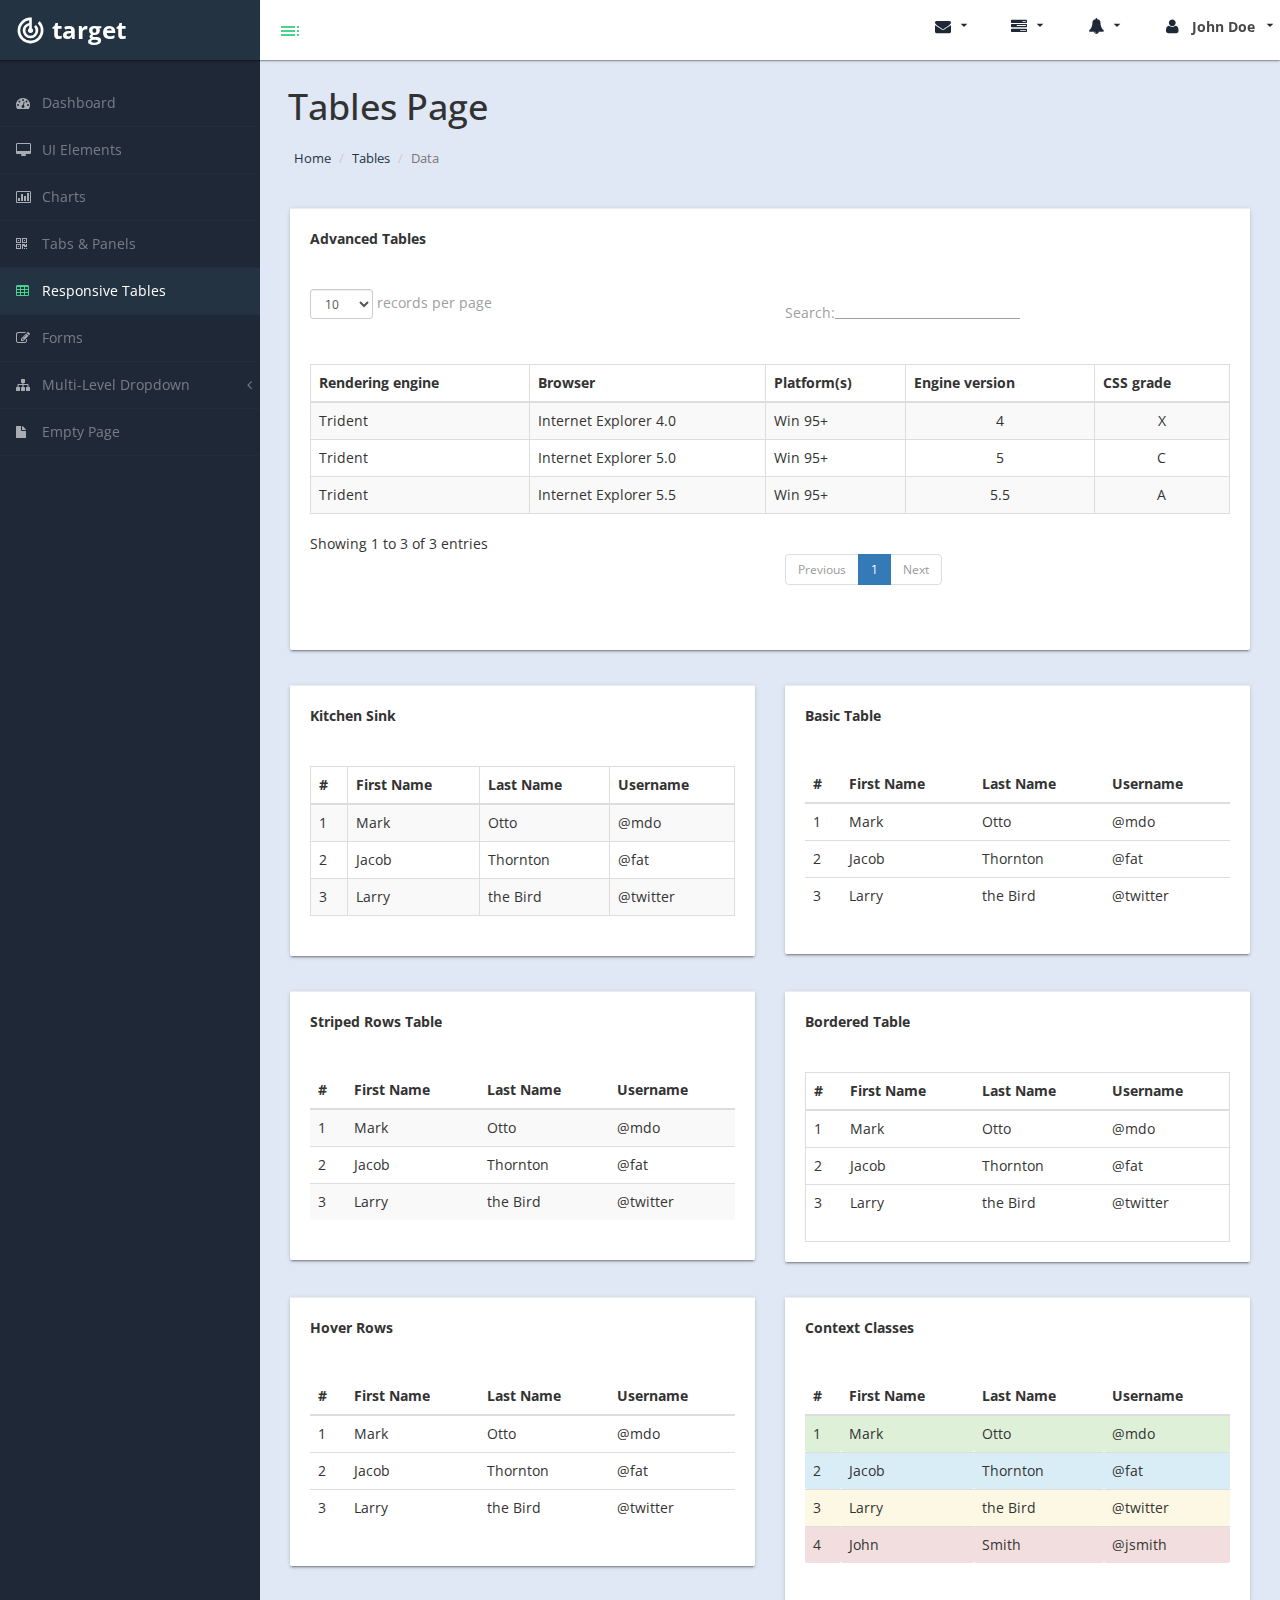
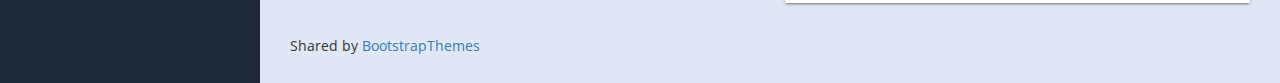
<file: table.html>
﻿<!DOCTYPE html>
<html xmlns="http://www.w3.org/1999/xhtml">

<head>
    <meta charset="utf-8" />
    <meta name="viewport" content="width=device-width, initial-scale=1.0" />
    <title>Track Material Design Bootstrap Admin Template</title>

    <link href="https://fonts.googleapis.com/icon?family=Material+Icons" rel="stylesheet">
    <link rel="stylesheet" href="assets/materialize/css/materialize.min.css" media="screen,projection" />
    <!-- Bootstrap Styles-->
    <link href="assets/css/bootstrap.css" rel="stylesheet" />
    <!-- FontAwesome Styles-->
    <link href="assets/css/font-awesome.css" rel="stylesheet" />
    <!-- Morris Chart Styles-->
    <link href="assets/js/morris/morris-0.4.3.min.css" rel="stylesheet" />
    <!-- Custom Styles-->
    <link href="assets/css/custom-styles.css" rel="stylesheet" />
    <!-- Google Fonts-->
    <link href='http://fonts.googleapis.com/css?family=Open+Sans' rel='stylesheet' type='text/css' />
    <link rel="stylesheet" href="assets/js/Lightweight-Chart/cssCharts.css">
</head>

<body>
    <div id="wrapper">
        <nav class="navbar navbar-default top-navbar" role="navigation">
            <div class="navbar-header">
                <button type="button" class="navbar-toggle" data-toggle="collapse" data-target=".sidebar-collapse">
                    <span class="sr-only">Toggle navigation</span>
                    <span class="icon-bar"></span>
                    <span class="icon-bar"></span>
                    <span class="icon-bar"></span>
                </button>
                <a class="navbar-brand waves-effect waves-dark" href="index.html"><i
                        class="large material-icons">track_changes</i> <strong>target</strong></a>

                <div id="sideNav" href=""><i class="material-icons dp48">toc</i></div>
            </div>

            <ul class="nav navbar-top-links navbar-right">
                <li><a class="dropdown-button waves-effect waves-dark" href="#!" data-activates="dropdown4"><i
                            class="fa fa-envelope fa-fw"></i> <i class="material-icons right">arrow_drop_down</i></a>
                </li>
                <li><a class="dropdown-button waves-effect waves-dark" href="#!" data-activates="dropdown3"><i
                            class="fa fa-tasks fa-fw"></i> <i class="material-icons right">arrow_drop_down</i></a></li>
                <li><a class="dropdown-button waves-effect waves-dark" href="#!" data-activates="dropdown2"><i
                            class="fa fa-bell fa-fw"></i> <i class="material-icons right">arrow_drop_down</i></a></li>
                <li><a class="dropdown-button waves-effect waves-dark" href="#!" data-activates="dropdown1"><i
                            class="fa fa-user fa-fw"></i> <b>John Doe</b> <i
                            class="material-icons right">arrow_drop_down</i></a></li>
            </ul>
        </nav>
        <!-- Dropdown Structure -->
        <ul id="dropdown1" class="dropdown-content">
            <li><a href="#"><i class="fa fa-user fa-fw"></i> My Profile</a>
            </li>
            <li><a href="#"><i class="fa fa-gear fa-fw"></i> Settings</a>
            </li>
            <li><a href="#"><i class="fa fa-sign-out fa-fw"></i> Logout</a>
            </li>
        </ul>
        <ul id="dropdown2" class="dropdown-content w250">
            <li>
                <a href="#">
                    <div>
                        <i class="fa fa-comment fa-fw"></i> New Comment
                        <span class="pull-right text-muted small">4 min</span>
                    </div>
                </a>
            </li>
            <li class="divider"></li>
            <li>
                <a href="#">
                    <div>
                        <i class="fa fa-twitter fa-fw"></i> 3 New Followers
                        <span class="pull-right text-muted small">12 min</span>
                    </div>
                </a>
            </li>
            <li class="divider"></li>
            <li>
                <a href="#">
                    <div>
                        <i class="fa fa-envelope fa-fw"></i> Message Sent
                        <span class="pull-right text-muted small">4 min</span>
                    </div>
                </a>
            </li>
            <li class="divider"></li>
            <li>
                <a href="#">
                    <div>
                        <i class="fa fa-tasks fa-fw"></i> New Task
                        <span class="pull-right text-muted small">4 min</span>
                    </div>
                </a>
            </li>
            <li class="divider"></li>
            <li>
                <a href="#">
                    <div>
                        <i class="fa fa-upload fa-fw"></i> Server Rebooted
                        <span class="pull-right text-muted small">4 min</span>
                    </div>
                </a>
            </li>
            <li class="divider"></li>
            <li>
                <a class="text-center" href="#">
                    <strong>See All Alerts</strong>
                    <i class="fa fa-angle-right"></i>
                </a>
            </li>
        </ul>
        <ul id="dropdown3" class="dropdown-content dropdown-tasks w250">
            <li>
                <a href="#">
                    <div>
                        <p>
                            <strong>Task 1</strong>
                            <span class="pull-right text-muted">60% Complete</span>
                        </p>
                        <div class="progress progress-striped active">
                            <div class="progress-bar progress-bar-success" role="progressbar" aria-valuenow="60"
                                aria-valuemin="0" aria-valuemax="100" style="width: 60%">
                                <span class="sr-only">60% Complete (success)</span>
                            </div>
                        </div>
                    </div>
                </a>
            </li>
            <li class="divider"></li>
            <li>
                <a href="#">
                    <div>
                        <p>
                            <strong>Task 2</strong>
                            <span class="pull-right text-muted">28% Complete</span>
                        </p>
                        <div class="progress progress-striped active">
                            <div class="progress-bar progress-bar-info" role="progressbar" aria-valuenow="28"
                                aria-valuemin="0" aria-valuemax="100" style="width: 28%">
                                <span class="sr-only">28% Complete</span>
                            </div>
                        </div>
                    </div>
                </a>
            </li>
            <li class="divider"></li>
            <li>
                <a href="#">
                    <div>
                        <p>
                            <strong>Task 3</strong>
                            <span class="pull-right text-muted">60% Complete</span>
                        </p>
                        <div class="progress progress-striped active">
                            <div class="progress-bar progress-bar-warning" role="progressbar" aria-valuenow="60"
                                aria-valuemin="0" aria-valuemax="100" style="width: 60%">
                                <span class="sr-only">60% Complete (warning)</span>
                            </div>
                        </div>
                    </div>
                </a>
            </li>
            <li class="divider"></li>
            <li>
                <a href="#">
                    <div>
                        <p>
                            <strong>Task 4</strong>
                            <span class="pull-right text-muted">85% Complete</span>
                        </p>
                        <div class="progress progress-striped active">
                            <div class="progress-bar progress-bar-danger" role="progressbar" aria-valuenow="85"
                                aria-valuemin="0" aria-valuemax="100" style="width: 85%">
                                <span class="sr-only">85% Complete (danger)</span>
                            </div>
                        </div>
                    </div>
                </a>
            </li>
            <li class="divider"></li>
            <li>
        </ul>
        <ul id="dropdown4" class="dropdown-content dropdown-tasks w250 taskList">
            <li>
                <div>
                    <strong>John Doe</strong>
                    <span class="pull-right text-muted">
                        <em>Today</em>
                    </span>
                </div>
                <p>Lorem Ipsum has been the industry's standard dummy text ever since the 1500s...</p>
                </a>
            </li>
            <li class="divider"></li>
            <li>
                <div>
                    <strong>John Smith</strong>
                    <span class="pull-right text-muted">
                        <em>Yesterday</em>
                    </span>
                </div>
                <p>Lorem Ipsum has been the industry's standard dummy text ever since an kwilnw...</p>
                </a>
            </li>
            <li class="divider"></li>
            <li>
                <a href="#">
                    <div>
                        <strong>John Smith</strong>
                        <span class="pull-right text-muted">
                            <em>Yesterday</em>
                        </span>
                    </div>
                    <p>Lorem Ipsum has been the industry's standard dummy text ever since the...</p>
                </a>
            </li>
            <li class="divider"></li>
            <li>
                <a class="text-center" href="#">
                    <strong>Read All Messages</strong>
                    <i class="fa fa-angle-right"></i>
                </a>
            </li>
        </ul>
        <!--/. NAV TOP  -->
        <!--/. NAV TOP  -->
        <nav class="navbar-default navbar-side" role="navigation">
            <div class="sidebar-collapse">
                <ul class="nav" id="main-menu">

                    <li>
                        <a href="index.html" class="waves-effect waves-dark"><i class="fa fa-dashboard"></i>
                            Dashboard</a>
                    </li>
                    <li>
                        <a href="ui-elements.html" class="waves-effect waves-dark"><i class="fa fa-desktop"></i> UI
                            Elements</a>
                    </li>
                    <li>
                        <a href="chart.html" class="waves-effect waves-dark"><i class="fa fa-bar-chart-o"></i>
                            Charts</a>
                    </li>
                    <li>
                        <a href="tab-panel.html" class="waves-effect waves-dark"><i class="fa fa-qrcode"></i> Tabs &
                            Panels</a>
                    </li>

                    <li>
                        <a href="table.html" class="active-menu waves-effect waves-dark"><i class="fa fa-table"></i>
                            Responsive Tables</a>
                    </li>
                    <li>
                        <a href="form.html" class="waves-effect waves-dark"><i class="fa fa-edit"></i> Forms </a>
                    </li>


                    <li>
                        <a href="#" class="waves-effect waves-dark"><i class="fa fa-sitemap"></i> Multi-Level
                            Dropdown<span class="fa arrow"></span></a>
                        <ul class="nav nav-second-level">
                            <li>
                                <a href="#">Second Level Link</a>
                            </li>
                            <li>
                                <a href="#">Second Level Link</a>
                            </li>
                            <li>
                                <a href="#">Second Level Link<span class="fa arrow"></span></a>
                                <ul class="nav nav-third-level">
                                    <li>
                                        <a href="#">Third Level Link</a>
                                    </li>
                                    <li>
                                        <a href="#">Third Level Link</a>
                                    </li>
                                    <li>
                                        <a href="#">Third Level Link</a>
                                    </li>

                                </ul>

                            </li>
                        </ul>
                    </li>
                    <li>
                        <a href="empty.html" class="waves-effect waves-dark"><i class="fa fa-fw fa-file"></i> Empty
                            Page</a>
                    </li>
                </ul>

            </div>

        </nav>
        <!-- /. NAV SIDE  -->
        <div id="page-wrapper">
            <div class="header">
                <h1 class="page-header">
                    Tables Page
                </h1>
                <ol class="breadcrumb">
                    <li><a href="#">Home</a></li>
                    <li><a href="#">Tables</a></li>
                    <li class="active">Data</li>
                </ol>

            </div>

            <div id="page-inner">

                <div class="row">
                    <div class="col-md-12">
                        <!-- Advanced Tables -->
                        <div class="card">
                            <div class="card-action">
                                Advanced Tables
                            </div>
                            <div class="card-content">
                                <div class="table-responsive">
                                    <table class="table table-striped table-bordered table-hover"
                                        id="dataTables-example">
                                        <thead>
                                            <tr>
                                                <th>Rendering engine</th>
                                                <th>Browser</th>
                                                <th>Platform(s)</th>
                                                <th>Engine version</th>
                                                <th>CSS grade</th>
                                            </tr>
                                        </thead>
                                        <tbody>
                                            <tr class="odd gradeX">
                                                <td>Trident</td>
                                                <td>Internet Explorer 4.0</td>
                                                <td>Win 95+</td>
                                                <td class="center">4</td>
                                                <td class="center">X</td>
                                            </tr>
                                            <tr class="even gradeC">
                                                <td>Trident</td>
                                                <td>Internet Explorer 5.0</td>
                                                <td>Win 95+</td>
                                                <td class="center">5</td>
                                                <td class="center">C</td>
                                            </tr>
                                            <tr class="odd gradeA">
                                                <td>Trident</td>
                                                <td>Internet Explorer 5.5</td>
                                                <td>Win 95+</td>
                                                <td class="center">5.5</td>
                                                <td class="center">A</td>
                                            </tr>

                                        </tbody>
                                    </table>
                                </div>

                            </div>
                        </div>
                        <!--End Advanced Tables -->
                    </div>
                </div>

                <!-- /. ROW  -->
                <div class="row">
                    <div class="col-md-6">
                        <!--   Kitchen Sink -->
                        <div class="card">
                            <div class="card-action">
                                Kitchen Sink
                            </div>
                            <div class="card-content">
                                <div class="table-responsive">
                                    <table class="table table-striped table-bordered table-hover">
                                        <thead>
                                            <tr>
                                                <th>#</th>
                                                <th>First Name</th>
                                                <th>Last Name</th>
                                                <th>Username</th>
                                            </tr>
                                        </thead>
                                        <tbody>
                                            <tr>
                                                <td>1</td>
                                                <td>Mark</td>
                                                <td>Otto</td>
                                                <td>@mdo</td>
                                            </tr>
                                            <tr>
                                                <td>2</td>
                                                <td>Jacob</td>
                                                <td>Thornton</td>
                                                <td>@fat</td>
                                            </tr>
                                            <tr>
                                                <td>3</td>
                                                <td>Larry</td>
                                                <td>the Bird</td>
                                                <td>@twitter</td>
                                            </tr>
                                        </tbody>
                                    </table>
                                </div>
                            </div>
                        </div>
                        <!-- End  Kitchen Sink -->
                    </div>
                    <div class="col-md-6">
                        <!--   Basic Table  -->
                        <div class="card">
                            <div class="card-action">
                                Basic Table
                            </div>
                            <div class="card-content">
                                <div class="table-responsive">
                                    <table class="table">
                                        <thead>
                                            <tr>
                                                <th>#</th>
                                                <th>First Name</th>
                                                <th>Last Name</th>
                                                <th>Username</th>
                                            </tr>
                                        </thead>
                                        <tbody>
                                            <tr>
                                                <td>1</td>
                                                <td>Mark</td>
                                                <td>Otto</td>
                                                <td>@mdo</td>
                                            </tr>
                                            <tr>
                                                <td>2</td>
                                                <td>Jacob</td>
                                                <td>Thornton</td>
                                                <td>@fat</td>
                                            </tr>
                                            <tr>
                                                <td>3</td>
                                                <td>Larry</td>
                                                <td>the Bird</td>
                                                <td>@twitter</td>
                                            </tr>
                                        </tbody>
                                    </table>
                                </div>
                            </div>
                        </div>
                        <!-- End  Basic Table  -->
                    </div>
                </div>
                <!-- /. ROW  -->
                <div class="row">
                    <div class="col-md-6">
                        <!--    Striped Rows Table  -->
                        <div class="card">
                            <div class="card-action">
                                Striped Rows Table
                            </div>
                            <div class="card-content">
                                <div class="table-responsive">
                                    <table class="table table-striped">
                                        <thead>
                                            <tr>
                                                <th>#</th>
                                                <th>First Name</th>
                                                <th>Last Name</th>
                                                <th>Username</th>
                                            </tr>
                                        </thead>
                                        <tbody>
                                            <tr>
                                                <td>1</td>
                                                <td>Mark</td>
                                                <td>Otto</td>
                                                <td>@mdo</td>
                                            </tr>
                                            <tr>
                                                <td>2</td>
                                                <td>Jacob</td>
                                                <td>Thornton</td>
                                                <td>@fat</td>
                                            </tr>
                                            <tr>
                                                <td>3</td>
                                                <td>Larry</td>
                                                <td>the Bird</td>
                                                <td>@twitter</td>
                                            </tr>
                                        </tbody>
                                    </table>
                                </div>
                            </div>
                        </div>
                        <!--  End  Striped Rows Table  -->
                    </div>
                    <div class="col-md-6">
                        <!--    Bordered Table  -->
                        <div class="card">
                            <div class="card-action">
                                Bordered Table
                            </div>
                            <!-- /.panel-heading -->
                            <div class="card-content">
                                <div class="table-responsive table-bordered">
                                    <table class="table">
                                        <thead>
                                            <tr>
                                                <th>#</th>
                                                <th>First Name</th>
                                                <th>Last Name</th>
                                                <th>Username</th>
                                            </tr>
                                        </thead>
                                        <tbody>
                                            <tr>
                                                <td>1</td>
                                                <td>Mark</td>
                                                <td>Otto</td>
                                                <td>@mdo</td>
                                            </tr>
                                            <tr>
                                                <td>2</td>
                                                <td>Jacob</td>
                                                <td>Thornton</td>
                                                <td>@fat</td>
                                            </tr>
                                            <tr>
                                                <td>3</td>
                                                <td>Larry</td>
                                                <td>the Bird</td>
                                                <td>@twitter</td>
                                            </tr>
                                        </tbody>
                                    </table>
                                </div>
                            </div>
                        </div>
                        <!--  End  Bordered Table  -->
                    </div>
                </div>
                <!-- /. ROW  -->
                <div class="row">
                    <div class="col-md-6">
                        <!--    Hover Rows  -->
                        <div class="card">
                            <div class="card-action">
                                Hover Rows
                            </div>
                            <div class="card-content">
                                <div class="table-responsive">
                                    <table class="table table-hover">
                                        <thead>
                                            <tr>
                                                <th>#</th>
                                                <th>First Name</th>
                                                <th>Last Name</th>
                                                <th>Username</th>
                                            </tr>
                                        </thead>
                                        <tbody>
                                            <tr>
                                                <td>1</td>
                                                <td>Mark</td>
                                                <td>Otto</td>
                                                <td>@mdo</td>
                                            </tr>
                                            <tr>
                                                <td>2</td>
                                                <td>Jacob</td>
                                                <td>Thornton</td>
                                                <td>@fat</td>
                                            </tr>
                                            <tr>
                                                <td>3</td>
                                                <td>Larry</td>
                                                <td>the Bird</td>
                                                <td>@twitter</td>
                                            </tr>
                                        </tbody>
                                    </table>
                                </div>
                            </div>
                        </div>
                        <!-- End  Hover Rows  -->
                    </div>
                    <div class="col-md-6">
                        <!--    Context Classes  -->
                        <div class="card">

                            <div class="card-action">
                                Context Classes
                            </div>

                            <div class="card-content">
                                <div class="table-responsive">
                                    <table class="table">
                                        <thead>
                                            <tr>
                                                <th>#</th>
                                                <th>First Name</th>
                                                <th>Last Name</th>
                                                <th>Username</th>
                                            </tr>
                                        </thead>
                                        <tbody>
                                            <tr class="success">
                                                <td>1</td>
                                                <td>Mark</td>
                                                <td>Otto</td>
                                                <td>@mdo</td>
                                            </tr>
                                            <tr class="info">
                                                <td>2</td>
                                                <td>Jacob</td>
                                                <td>Thornton</td>
                                                <td>@fat</td>
                                            </tr>
                                            <tr class="warning">
                                                <td>3</td>
                                                <td>Larry</td>
                                                <td>the Bird</td>
                                                <td>@twitter</td>
                                            </tr>
                                            <tr class="danger">
                                                <td>4</td>
                                                <td>John</td>
                                                <td>Smith</td>
                                                <td>@jsmith</td>
                                            </tr>
                                        </tbody>
                                    </table>
                                </div>
                            </div>
                        </div>
                        <!--  end  Context Classes  -->
                    </div>
                </div>
                <!-- /. ROW  -->

                <footer>
                    <p>Shared by <i class="fa fa-love"></i><a href="https://bootstrapthemes.co">BootstrapThemes</a>
                    </p>
                </footer>
            </div>
            <!-- /. PAGE INNER  -->
        </div>
        <!-- /. PAGE WRAPPER  -->
        <!-- /. WRAPPER  -->
        <!-- JS Scripts-->


        <!-- jQuery Js -->
        <script src="assets/js/jquery-1.10.2.js"></script>

        <!-- Bootstrap Js -->
        <script src="assets/js/bootstrap.min.js"></script>

        <script src="assets/materialize/js/materialize.min.js"></script>

        <!-- Metis Menu Js -->
        <script src="assets/js/jquery.metisMenu.js"></script>
        <!-- Morris Chart Js -->
        <script src="assets/js/morris/raphael-2.1.0.min.js"></script>
        <script src="assets/js/morris/morris.js"></script>


        <script src="assets/js/easypiechart.js"></script>
        <script src="assets/js/easypiechart-data.js"></script>

        <script src="assets/js/Lightweight-Chart/jquery.chart.js"></script>

        <!-- DATA TABLE SCRIPTS -->
        <script src="assets/js/dataTables/jquery.dataTables.js"></script>
        <script src="assets/js/dataTables/dataTables.bootstrap.js"></script>
        <script>
            $(document).ready(function () {
                $('#dataTables-example').dataTable();
            });
        </script>
        <!-- Custom Js -->
        <script src="assets/js/custom-scripts.js"></script>


</body>

</html>
</file>
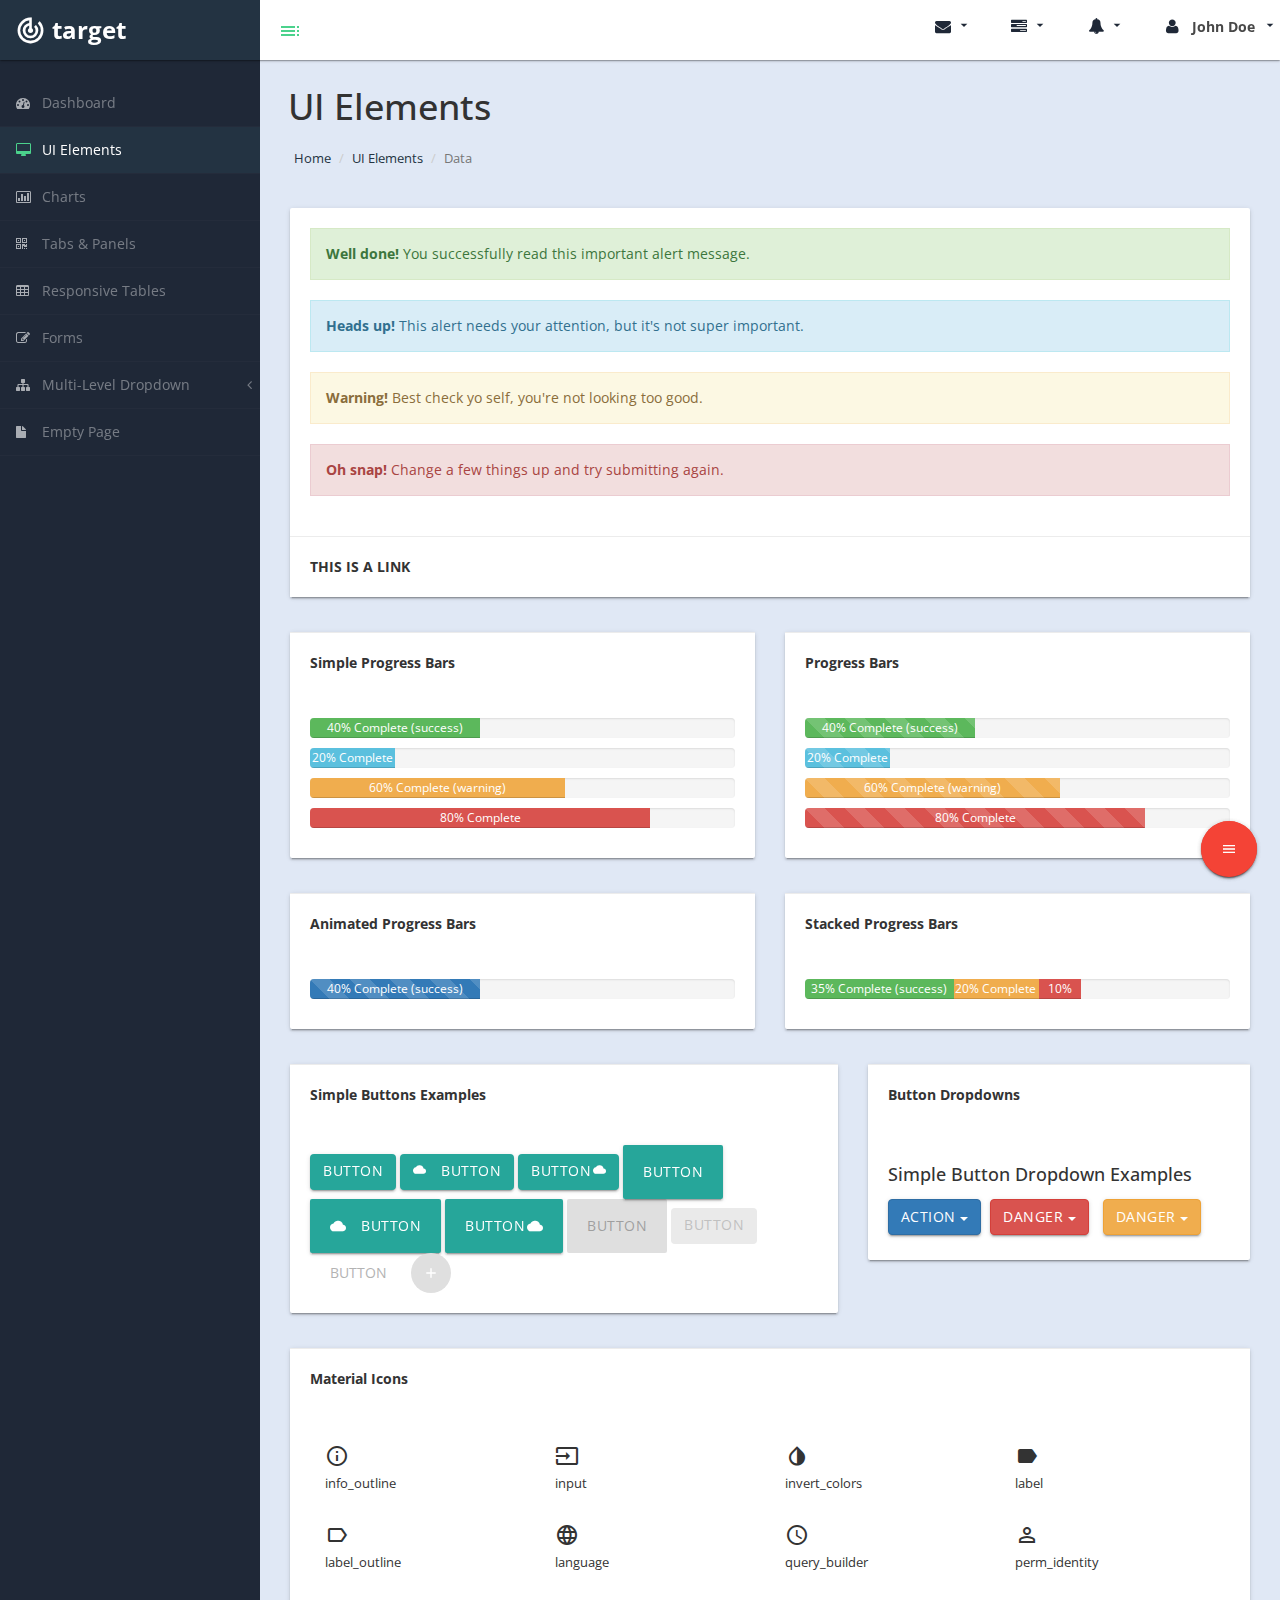
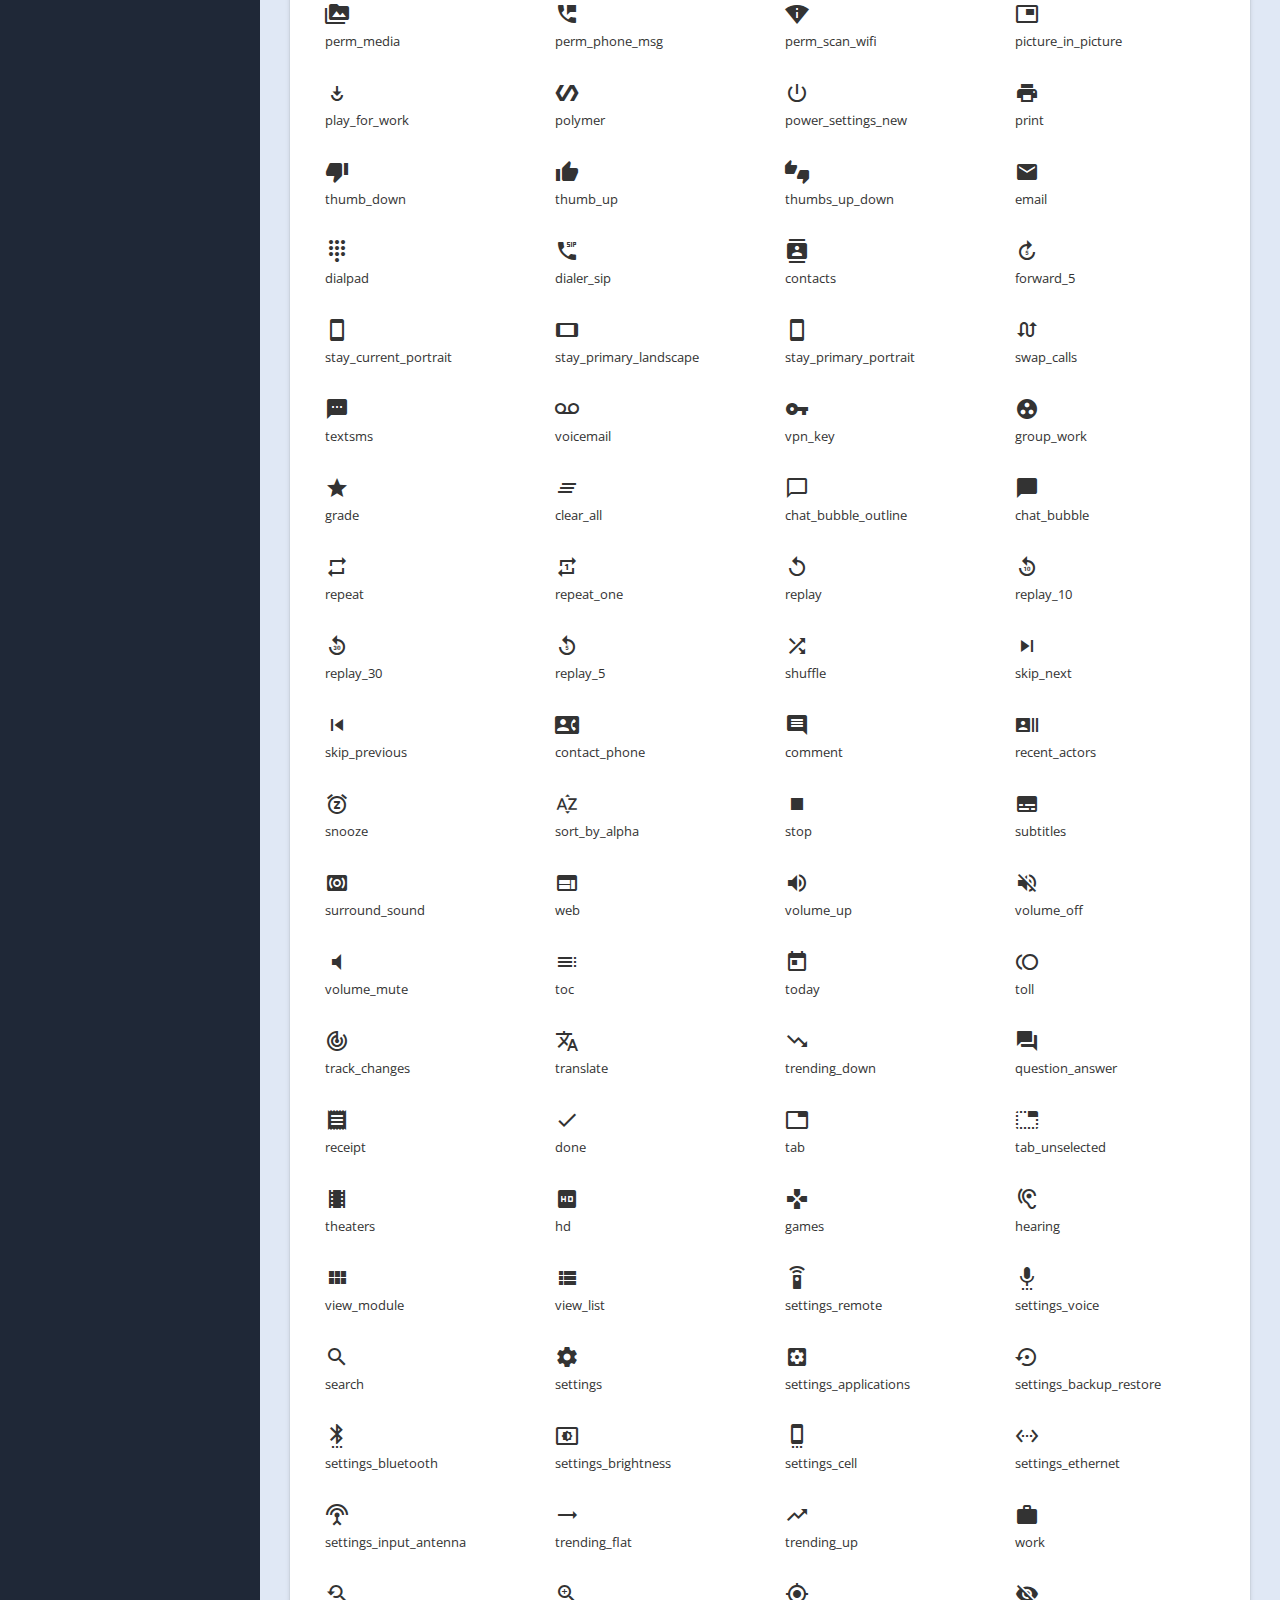
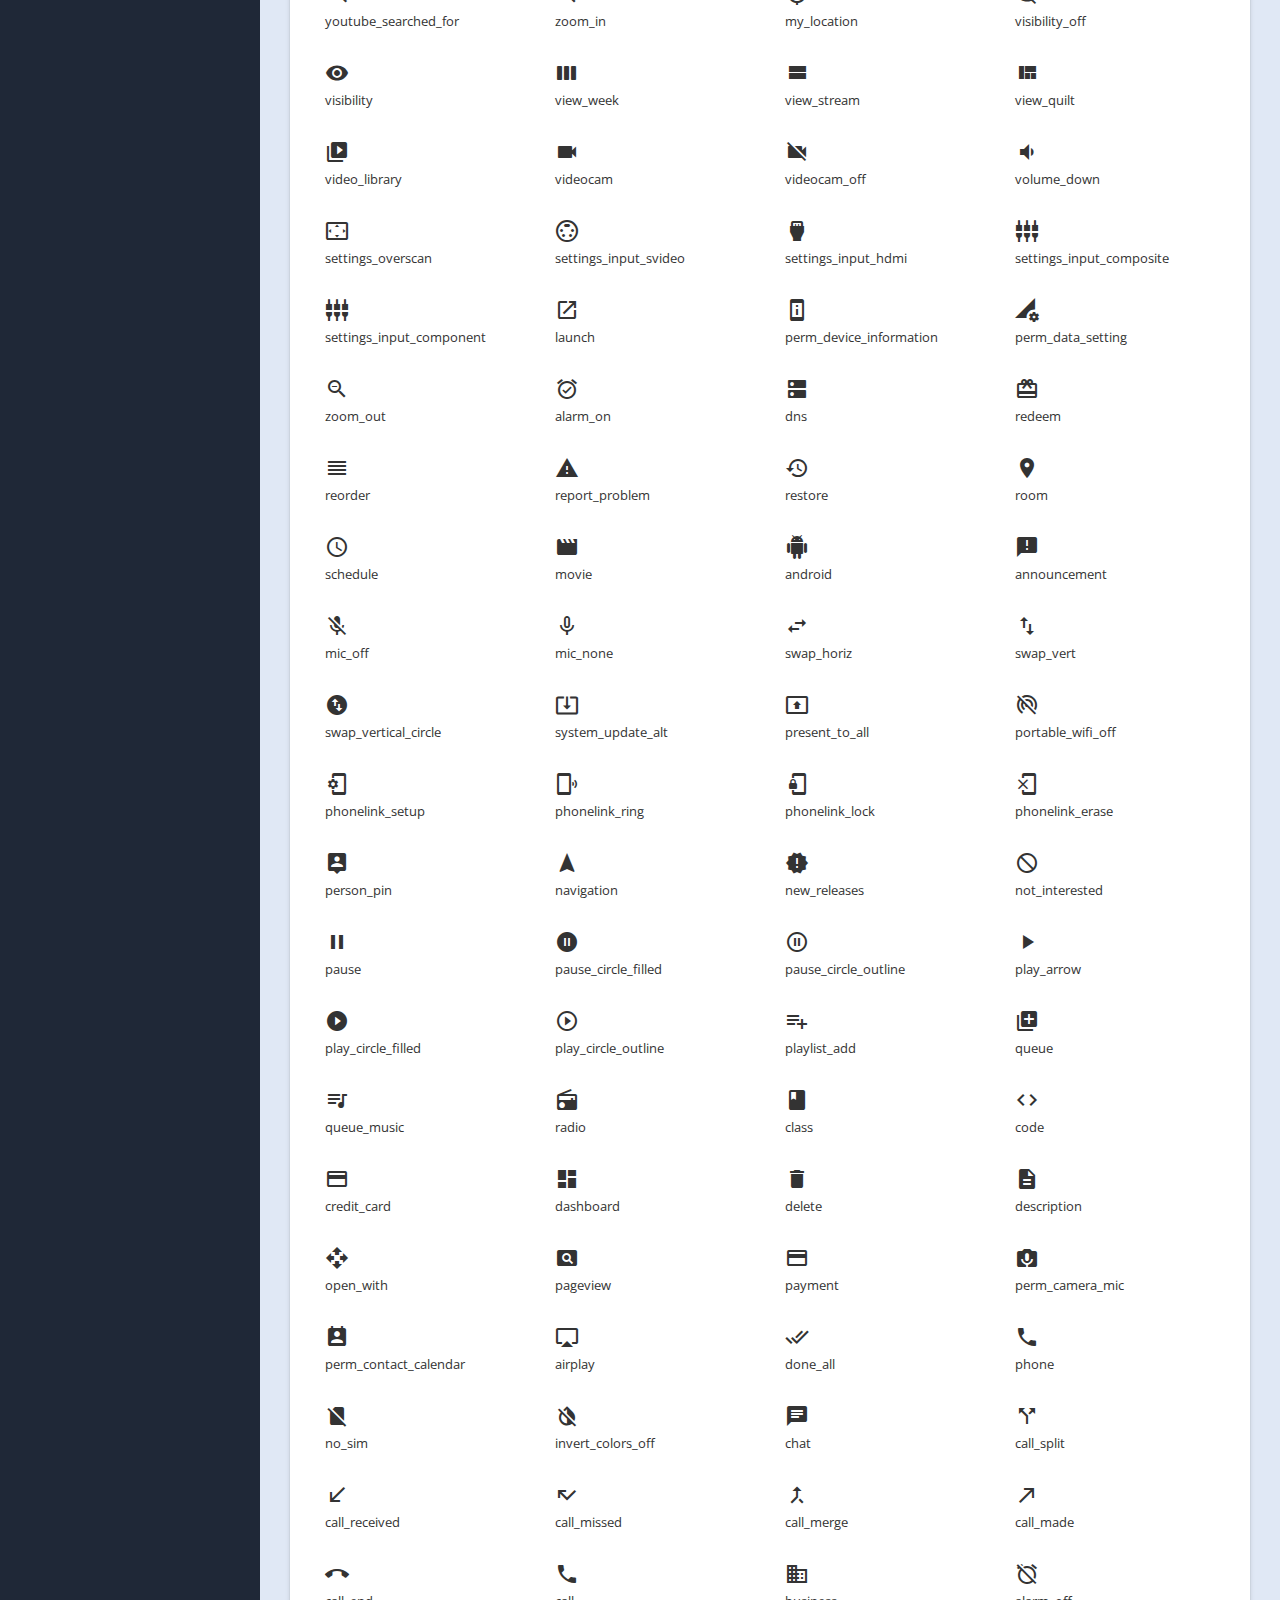
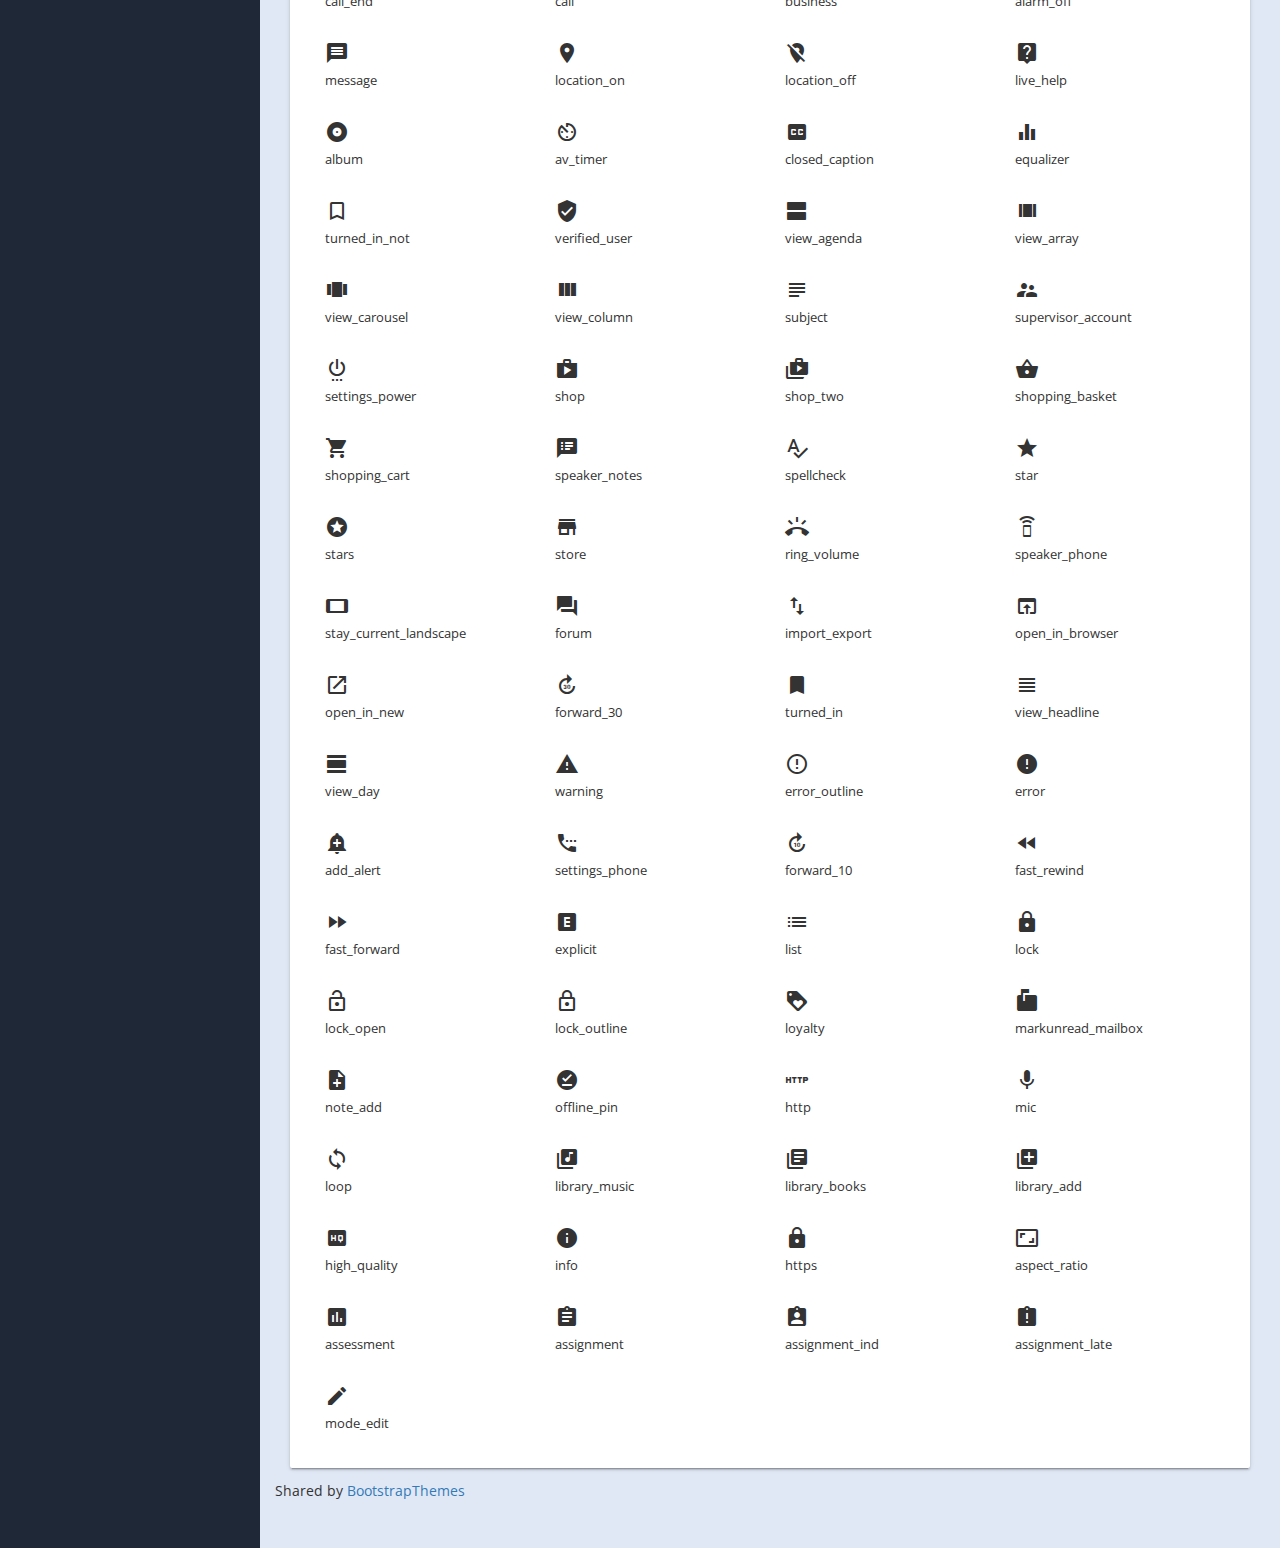
<file: ui-elements.html>
﻿<!DOCTYPE html>
<html xmlns="http://www.w3.org/1999/xhtml">

<head>
  <meta charset="utf-8" />
  <meta name="viewport" content="width=device-width, initial-scale=1.0" />
  <title>Target Material Design Bootstrap Admin Template</title>

  <link href="https://fonts.googleapis.com/icon?family=Material+Icons" rel="stylesheet">
  <link rel="stylesheet" href="assets/materialize/css/materialize.min.css" media="screen,projection" />
  <!-- Bootstrap Styles-->
  <link href="assets/css/bootstrap.css" rel="stylesheet" />
  <!-- FontAwesome Styles-->
  <link href="assets/css/font-awesome.css" rel="stylesheet" />
  <!-- Morris Chart Styles-->
  <link href="assets/js/morris/morris-0.4.3.min.css" rel="stylesheet" />
  <!-- Custom Styles-->
  <link href="assets/css/custom-styles.css" rel="stylesheet" />
  <!-- Google Fonts-->
  <link href='http://fonts.googleapis.com/css?family=Open+Sans' rel='stylesheet' type='text/css' />
  <link rel="stylesheet" href="assets/js/Lightweight-Chart/cssCharts.css">
</head>

<body>
  <div id="wrapper">
    <nav class="navbar navbar-default top-navbar" role="navigation">
      <div class="navbar-header">
        <button type="button" class="navbar-toggle" data-toggle="collapse" data-target=".sidebar-collapse">
          <span class="sr-only">Toggle navigation</span>
          <span class="icon-bar"></span>
          <span class="icon-bar"></span>
          <span class="icon-bar"></span>
        </button>
        <a class="navbar-brand waves-effect waves-dark" href="index.html"><i
            class="large material-icons">track_changes</i> <strong>target</strong></a>

        <div id="sideNav" href=""><i class="material-icons dp48">toc</i></div>
      </div>

      <ul class="nav navbar-top-links navbar-right">
        <li><a class="dropdown-button waves-effect waves-dark" href="#!" data-activates="dropdown4"><i
              class="fa fa-envelope fa-fw"></i> <i class="material-icons right">arrow_drop_down</i></a></li>
        <li><a class="dropdown-button waves-effect waves-dark" href="#!" data-activates="dropdown3"><i
              class="fa fa-tasks fa-fw"></i> <i class="material-icons right">arrow_drop_down</i></a></li>
        <li><a class="dropdown-button waves-effect waves-dark" href="#!" data-activates="dropdown2"><i
              class="fa fa-bell fa-fw"></i> <i class="material-icons right">arrow_drop_down</i></a></li>
        <li><a class="dropdown-button waves-effect waves-dark" href="#!" data-activates="dropdown1"><i
              class="fa fa-user fa-fw"></i> <b>John Doe</b> <i class="material-icons right">arrow_drop_down</i></a></li>
      </ul>
    </nav>
    <!-- Dropdown Structure -->
    <ul id="dropdown1" class="dropdown-content">
      <li><a href="#"><i class="fa fa-user fa-fw"></i> My Profile</a>
      </li>
      <li><a href="#"><i class="fa fa-gear fa-fw"></i> Settings</a>
      </li>
      <li><a href="#"><i class="fa fa-sign-out fa-fw"></i> Logout</a>
      </li>
    </ul>
    <ul id="dropdown2" class="dropdown-content w250">
      <li>
        <a href="#">
          <div>
            <i class="fa fa-comment fa-fw"></i> New Comment
            <span class="pull-right text-muted small">4 min</span>
          </div>
        </a>
      </li>
      <li class="divider"></li>
      <li>
        <a href="#">
          <div>
            <i class="fa fa-twitter fa-fw"></i> 3 New Followers
            <span class="pull-right text-muted small">12 min</span>
          </div>
        </a>
      </li>
      <li class="divider"></li>
      <li>
        <a href="#">
          <div>
            <i class="fa fa-envelope fa-fw"></i> Message Sent
            <span class="pull-right text-muted small">4 min</span>
          </div>
        </a>
      </li>
      <li class="divider"></li>
      <li>
        <a href="#">
          <div>
            <i class="fa fa-tasks fa-fw"></i> New Task
            <span class="pull-right text-muted small">4 min</span>
          </div>
        </a>
      </li>
      <li class="divider"></li>
      <li>
        <a href="#">
          <div>
            <i class="fa fa-upload fa-fw"></i> Server Rebooted
            <span class="pull-right text-muted small">4 min</span>
          </div>
        </a>
      </li>
      <li class="divider"></li>
      <li>
        <a class="text-center" href="#">
          <strong>See All Alerts</strong>
          <i class="fa fa-angle-right"></i>
        </a>
      </li>
    </ul>
    <ul id="dropdown3" class="dropdown-content dropdown-tasks w250">
      <li>
        <a href="#">
          <div>
            <p>
              <strong>Task 1</strong>
              <span class="pull-right text-muted">60% Complete</span>
            </p>
            <div class="progress progress-striped active">
              <div class="progress-bar progress-bar-success" role="progressbar" aria-valuenow="60" aria-valuemin="0"
                aria-valuemax="100" style="width: 60%">
                <span class="sr-only">60% Complete (success)</span>
              </div>
            </div>
          </div>
        </a>
      </li>
      <li class="divider"></li>
      <li>
        <a href="#">
          <div>
            <p>
              <strong>Task 2</strong>
              <span class="pull-right text-muted">28% Complete</span>
            </p>
            <div class="progress progress-striped active">
              <div class="progress-bar progress-bar-info" role="progressbar" aria-valuenow="28" aria-valuemin="0"
                aria-valuemax="100" style="width: 28%">
                <span class="sr-only">28% Complete</span>
              </div>
            </div>
          </div>
        </a>
      </li>
      <li class="divider"></li>
      <li>
        <a href="#">
          <div>
            <p>
              <strong>Task 3</strong>
              <span class="pull-right text-muted">60% Complete</span>
            </p>
            <div class="progress progress-striped active">
              <div class="progress-bar progress-bar-warning" role="progressbar" aria-valuenow="60" aria-valuemin="0"
                aria-valuemax="100" style="width: 60%">
                <span class="sr-only">60% Complete (warning)</span>
              </div>
            </div>
          </div>
        </a>
      </li>
      <li class="divider"></li>
      <li>
        <a href="#">
          <div>
            <p>
              <strong>Task 4</strong>
              <span class="pull-right text-muted">85% Complete</span>
            </p>
            <div class="progress progress-striped active">
              <div class="progress-bar progress-bar-danger" role="progressbar" aria-valuenow="85" aria-valuemin="0"
                aria-valuemax="100" style="width: 85%">
                <span class="sr-only">85% Complete (danger)</span>
              </div>
            </div>
          </div>
        </a>
      </li>
      <li class="divider"></li>
      <li>
    </ul>
    <ul id="dropdown4" class="dropdown-content dropdown-tasks w250 taskList">
      <li>
        <div>
          <strong>John Doe</strong>
          <span class="pull-right text-muted">
            <em>Today</em>
          </span>
        </div>
        <p>Lorem Ipsum has been the industry's standard dummy text ever since the 1500s...</p>
        </a>
      </li>
      <li class="divider"></li>
      <li>
        <div>
          <strong>John Smith</strong>
          <span class="pull-right text-muted">
            <em>Yesterday</em>
          </span>
        </div>
        <p>Lorem Ipsum has been the industry's standard dummy text ever since an kwilnw...</p>
        </a>
      </li>
      <li class="divider"></li>
      <li>
        <a href="#">
          <div>
            <strong>John Smith</strong>
            <span class="pull-right text-muted">
              <em>Yesterday</em>
            </span>
          </div>
          <p>Lorem Ipsum has been the industry's standard dummy text ever since the...</p>
        </a>
      </li>
      <li class="divider"></li>
      <li>
        <a class="text-center" href="#">
          <strong>Read All Messages</strong>
          <i class="fa fa-angle-right"></i>
        </a>
      </li>
    </ul>
    <!--/. NAV TOP  -->
    <!--/. NAV TOP  -->
    <nav class="navbar-default navbar-side" role="navigation">
      <div class="sidebar-collapse">
        <ul class="nav" id="main-menu">

          <li>
            <a href="index.html" class="waves-effect waves-dark"><i class="fa fa-dashboard"></i> Dashboard</a>
          </li>
          <li>
            <a href="ui-elements.html" class="active-menu waves-effect waves-dark"><i class="fa fa-desktop"></i> UI
              Elements</a>
          </li>
          <li>
            <a href="chart.html" class="waves-effect waves-dark"><i class="fa fa-bar-chart-o"></i> Charts</a>
          </li>
          <li>
            <a href="tab-panel.html" class="waves-effect waves-dark"><i class="fa fa-qrcode"></i> Tabs & Panels</a>
          </li>

          <li>
            <a href="table.html" class="waves-effect waves-dark"><i class="fa fa-table"></i> Responsive Tables</a>
          </li>
          <li>
            <a href="form.html" class="waves-effect waves-dark"><i class="fa fa-edit"></i> Forms </a>
          </li>


          <li>
            <a href="#" class="waves-effect waves-dark"><i class="fa fa-sitemap"></i> Multi-Level Dropdown<span
                class="fa arrow"></span></a>
            <ul class="nav nav-second-level">
              <li>
                <a href="#">Second Level Link</a>
              </li>
              <li>
                <a href="#">Second Level Link</a>
              </li>
              <li>
                <a href="#">Second Level Link<span class="fa arrow"></span></a>
                <ul class="nav nav-third-level">
                  <li>
                    <a href="#">Third Level Link</a>
                  </li>
                  <li>
                    <a href="#">Third Level Link</a>
                  </li>
                  <li>
                    <a href="#">Third Level Link</a>
                  </li>

                </ul>

              </li>
            </ul>
          </li>
          <li>
            <a href="empty.html" class="waves-effect waves-dark"><i class="fa fa-fw fa-file"></i> Empty Page</a>
          </li>
        </ul>

      </div>

    </nav>
    <!-- /. NAV SIDE  -->
    <div id="page-wrapper">
      <div class="header">
        <h1 class="page-header">
          UI Elements
        </h1>
        <ol class="breadcrumb">
          <li><a href="#">Home</a></li>
          <li><a href="#">UI Elements </a></li>
          <li class="active">Data</li>
        </ol>

      </div>
      <div id="page-inner">


        <div class="row">

          <div class="col-md-12">
            <div class="card">
              <div class="card-content">
                <div class="alert alert-success">
                  <strong>Well done!</strong> You successfully read this important alert message.
                </div>
                <div class="alert alert-info">
                  <strong>Heads up!</strong> This alert needs your attention, but it's not super important.
                </div>
                <div class="alert alert-warning">
                  <strong>Warning!</strong> Best check yo self, you're not looking too good.
                </div>
                <div class="alert alert-danger">
                  <strong>Oh snap!</strong> Change a few things up and try submitting again.
                </div>
              </div>
              <div class="card-action">
                <b>This is a link</b>
              </div>
            </div>
          </div>





        </div>

        <div class="row">
          <div class="col-md-6">
            <div class="card">
              <div class="card-action">
                Simple Progress Bars
              </div>

              <div class="card-content">
                <div class="progress">
                  <div class="progress-bar progress-bar-success" role="progressbar" aria-valuenow="40" aria-valuemin="0"
                    aria-valuemax="100" style="width: 40%">
                    <span class="sr-only">40% Complete (success)</span>
                  </div>
                </div>
                <div class="progress">
                  <div class="progress-bar progress-bar-info" role="progressbar" aria-valuenow="20" aria-valuemin="0"
                    aria-valuemax="100" style="width: 20%">
                    <span class="sr-only">20% Complete</span>
                  </div>
                </div>
                <div class="progress">
                  <div class="progress-bar progress-bar-warning" role="progressbar" aria-valuenow="60" aria-valuemin="0"
                    aria-valuemax="100" style="width: 60%">
                    <span class="sr-only">60% Complete (warning)</span>
                  </div>
                </div>
                <div class="progress">
                  <div class="progress-bar progress-bar-danger" role="progressbar" aria-valuenow="80" aria-valuemin="0"
                    aria-valuemax="100" style="width: 80%">
                    <span class="sr-only">80% Complete</span>
                  </div>
                </div>
              </div>
            </div>
          </div>
          <div class="col-md-6">
            <div class="card">
              <div class="card-action">
                Progress Bars
              </div>

              <div class="card-content">
                <div class="progress progress-striped">
                  <div class="progress-bar progress-bar-success" role="progressbar" aria-valuenow="40" aria-valuemin="0"
                    aria-valuemax="100" style="width: 40%">
                    <span class="sr-only">40% Complete (success)</span>
                  </div>
                </div>
                <div class="progress progress-striped">
                  <div class="progress-bar progress-bar-info" role="progressbar" aria-valuenow="20" aria-valuemin="0"
                    aria-valuemax="100" style="width: 20%">
                    <span class="sr-only">20% Complete</span>
                  </div>
                </div>
                <div class="progress progress-striped">
                  <div class="progress-bar progress-bar-warning" role="progressbar" aria-valuenow="60" aria-valuemin="0"
                    aria-valuemax="100" style="width: 60%">
                    <span class="sr-only">60% Complete (warning)</span>
                  </div>
                </div>
                <div class="progress progress-striped">
                  <div class="progress-bar progress-bar-danger" role="progressbar" aria-valuenow="80" aria-valuemin="0"
                    aria-valuemax="100" style="width: 80%">
                    <span class="sr-only">80% Complete</span>
                  </div>
                </div>
              </div>
            </div>
          </div>
        </div>
        <!-- /. ROW  -->
        <div class="row">
          <div class="col-md-6">
            <div class="card">
              <div class="card-action">
                Animated Progress Bars
              </div>

              <div class="card-content">
                <div class="progress progress-striped active">
                  <div class="progress-bar progress-bar-primary" role="progressbar" aria-valuenow="40" aria-valuemin="0"
                    aria-valuemax="100" style="width: 40%">
                    <span class="sr-only">40% Complete (success)</span>
                  </div>
                </div>
              </div>
            </div>
          </div>
          <div class="col-md-6">
            <div class="card">
              <div class="card-action">
                Stacked Progress Bars
              </div>

              <div class="card-content">
                <div class="progress">
                  <div class="progress-bar progress-bar-success" style="width: 35%">
                    <span class="sr-only">35% Complete (success)</span>
                  </div>
                  <div class="progress-bar progress-bar-warning" style="width: 20%">
                    <span class="sr-only">20% Complete (warning)</span>
                  </div>
                  <div class="progress-bar progress-bar-danger" style="width: 10%">
                    <span class="sr-only">10% Complete (danger)</span>
                  </div>
                </div>
              </div>
            </div>
          </div>
        </div>
        <div class="row">

          <div class="col-md-7">
            <div class="card">
              <div class="card-action">
                Simple Buttons Examples
              </div>

              <div class="card-content">

                <a class="waves-effect waves-light btn">button</a>
                <a class="waves-effect waves-light btn"><i class="material-icons left">cloud</i>button</a>
                <a class="waves-effect waves-light btn"><i class="material-icons right">cloud</i>button</a>


                <a class="waves-effect waves-light btn-large">Button</a>
                <a class="waves-effect waves-light btn-large"><i class="material-icons left">cloud</i>button</a>
                <a class="waves-effect waves-light btn-large"><i class="material-icons right">cloud</i>button</a>


                <a class="btn-large disabled">Button</a>
                <a class="btn disabled">Button</a>
                <a class="btn-flat disabled">Button</a>
                <a class="btn-floating disabled"><i class="material-icons">add</i></a>

                <div class="fixed-action-btn toolbar">
                  <a class="btn-floating btn-large red">
                    <i class="large material-icons">mode_edit</i>
                  </a>
                  <ul>
                    <li class="waves-effect waves-light"><a href="#!"><i class="material-icons">insert_chart</i></a>
                    </li>
                    <li class="waves-effect waves-light"><a href="#!"><i class="material-icons">format_quote</i></a>
                    </li>
                    <li class="waves-effect waves-light"><a href="#!"><i class="material-icons">publish</i></a></li>
                    <li class="waves-effect waves-light"><a href="#!"><i class="material-icons">attach_file</i></a></li>
                  </ul>
                </div>
                <div class="fixed-action-btn horizontal click-to-toggle">
                  <a class="btn-floating btn-large red">
                    <i class="material-icons">menu</i>
                  </a>
                  <ul>
                    <li><a class="btn-floating red"><i class="material-icons">insert_chart</i></a></li>
                    <li><a class="btn-floating yellow darken-1"><i class="material-icons">format_quote</i></a></li>
                    <li><a class="btn-floating green"><i class="material-icons">publish</i></a></li>
                    <li><a class="btn-floating blue"><i class="material-icons">attach_file</i></a></li>
                  </ul>
                </div>


              </div>
            </div>
          </div>
          <div class="col-md-5">
            <div class="card">
              <div class="card-action">
                Button Dropdowns
              </div>

              <div class="card-content">
                <h4>Simple Button Dropdown Examples </h4>
                <div style="margin-top: 10px;">

                  <div class="btn-group">
                    <button data-toggle="dropdown" class="btn btn-primary dropdown-toggle">Action <span
                        class="caret"></span></button>
                    <ul class="dropdown-menu">
                      <li><a href="#">Action</a></li>
                      <li><a href="#">Another action</a></li>
                      <li><a href="#">Something else here</a></li>
                      <li class="divider"></li>
                      <li><a href="#">Separated link</a></li>
                    </ul>
                  </div>
                  <div style="margin:5px;" class="btn-group">
                    <button data-toggle="dropdown" class="btn btn-danger dropdown-toggle">Danger <span
                        class="caret"></span></button>
                    <ul class="dropdown-menu">
                      <li><a href="#">Action</a></li>
                      <li><a href="#">Another action</a></li>
                      <li><a href="#">Something else here</a></li>
                      <li class="divider"></li>
                      <li><a href="#">Separated link</a></li>
                    </ul>
                  </div>
                  <div style="margin:5px;" class="btn-group">
                    <button data-toggle="dropdown" class="btn btn-warning dropdown-toggle">Danger <span
                        class="caret"></span></button>
                    <ul class="dropdown-menu">
                      <li><a href="#">Action</a></li>
                      <li><a href="#">Another action</a></li>
                      <li><a href="#">Something else here</a></li>
                      <li class="divider"></li>
                      <li><a href="#">Separated link</a></li>
                    </ul>
                  </div>

                </div>

              </div>
            </div>
          </div>
        </div>
        <!-- /. ROW  -->

        <div class="row">
          <div class="col-md-12">
            <div class="card">
              <div class="card-action">
                Material Icons
              </div>
              <div class="card-content">

                <div class="icon-preview col s6 m3"><i
                    class="material-icons dp48">info_outline</i><span>info_outline</span></div>
                <div class="icon-preview col s6 m3"><i class="material-icons dp48">input</i><span>input</span></div>
                <div class="icon-preview col s6 m3"><i
                    class="material-icons dp48">invert_colors</i><span>invert_colors</span></div>
                <div class="icon-preview col s6 m3"><i class="material-icons dp48">label</i><span>label</span></div>
                <div class="icon-preview col s6 m3"><i
                    class="material-icons dp48">label_outline</i><span>label_outline</span></div>
                <div class="icon-preview col s6 m3"><i class="material-icons dp48">language</i><span>language</span>
                </div>
                <div class="icon-preview col s6 m3"><i
                    class="material-icons dp48">query_builder</i><span>query_builder</span></div>
                <div class="icon-preview col s6 m3"><i
                    class="material-icons dp48">perm_identity</i><span>perm_identity</span></div>
                <div class="icon-preview col s6 m3"><i class="material-icons dp48">perm_media</i><span>perm_media</span>
                </div>
                <div class="icon-preview col s6 m3"><i
                    class="material-icons dp48">perm_phone_msg</i><span>perm_phone_msg</span></div>
                <div class="icon-preview col s6 m3"><i
                    class="material-icons dp48">perm_scan_wifi</i><span>perm_scan_wifi</span></div>
                <div class="icon-preview col s6 m3"><i
                    class="material-icons dp48">picture_in_picture</i><span>picture_in_picture</span></div>
                <div class="icon-preview col s6 m3"><i
                    class="material-icons dp48">play_for_work</i><span>play_for_work</span></div>
                <div class="icon-preview col s6 m3"><i class="material-icons dp48">polymer</i><span>polymer</span></div>
                <div class="icon-preview col s6 m3"><i
                    class="material-icons dp48">power_settings_new</i><span>power_settings_new</span></div>
                <div class="icon-preview col s6 m3"><i class="material-icons dp48">print</i><span>print</span></div>
                <div class="icon-preview col s6 m3"><i class="material-icons dp48">thumb_down</i><span>thumb_down</span>
                </div>
                <div class="icon-preview col s6 m3"><i class="material-icons dp48">thumb_up</i><span>thumb_up</span>
                </div>
                <div class="icon-preview col s6 m3"><i
                    class="material-icons dp48">thumbs_up_down</i><span>thumbs_up_down</span></div>
                <div class="icon-preview col s6 m3"><i class="material-icons dp48">email</i><span>email</span></div>
                <div class="icon-preview col s6 m3"><i class="material-icons dp48">dialpad</i><span>dialpad</span></div>
                <div class="icon-preview col s6 m3"><i class="material-icons dp48">dialer_sip</i><span>dialer_sip</span>
                </div>
                <div class="icon-preview col s6 m3"><i class="material-icons dp48">contacts</i><span>contacts</span>
                </div>
                <div class="icon-preview col s6 m3"><i class="material-icons dp48">forward_5</i><span>forward_5</span>
                </div>
                <div class="icon-preview col s6 m3"><i
                    class="material-icons dp48">stay_current_portrait</i><span>stay_current_portrait</span></div>
                <div class="icon-preview col s6 m3"><i
                    class="material-icons dp48">stay_primary_landscape</i><span>stay_primary_landscape</span></div>
                <div class="icon-preview col s6 m3"><i
                    class="material-icons dp48">stay_primary_portrait</i><span>stay_primary_portrait</span></div>
                <div class="icon-preview col s6 m3"><i class="material-icons dp48">swap_calls</i><span>swap_calls</span>
                </div>
                <div class="icon-preview col s6 m3"><i class="material-icons dp48">textsms</i><span>textsms</span></div>
                <div class="icon-preview col s6 m3"><i class="material-icons dp48">voicemail</i><span>voicemail</span>
                </div>
                <div class="icon-preview col s6 m3"><i class="material-icons dp48">vpn_key</i><span>vpn_key</span></div>
                <div class="icon-preview col s6 m3"><i class="material-icons dp48">group_work</i><span>group_work</span>
                </div>
                <div class="icon-preview col s6 m3"><i class="material-icons dp48">grade</i><span>grade</span></div>
                <div class="icon-preview col s6 m3"><i class="material-icons dp48">clear_all</i><span>clear_all</span>
                </div>
                <div class="icon-preview col s6 m3"><i
                    class="material-icons dp48">chat_bubble_outline</i><span>chat_bubble_outline</span></div>
                <div class="icon-preview col s6 m3"><i
                    class="material-icons dp48">chat_bubble</i><span>chat_bubble</span></div>
                <div class="icon-preview col s6 m3"><i class="material-icons dp48">repeat</i><span>repeat</span></div>
                <div class="icon-preview col s6 m3"><i class="material-icons dp48">repeat_one</i><span>repeat_one</span>
                </div>
                <div class="icon-preview col s6 m3"><i class="material-icons dp48">replay</i><span>replay</span></div>
                <div class="icon-preview col s6 m3"><i class="material-icons dp48">replay_10</i><span>replay_10</span>
                </div>
                <div class="icon-preview col s6 m3"><i class="material-icons dp48">replay_30</i><span>replay_30</span>
                </div>
                <div class="icon-preview col s6 m3"><i class="material-icons dp48">replay_5</i><span>replay_5</span>
                </div>
                <div class="icon-preview col s6 m3"><i class="material-icons dp48">shuffle</i><span>shuffle</span></div>
                <div class="icon-preview col s6 m3"><i class="material-icons dp48">skip_next</i><span>skip_next</span>
                </div>
                <div class="icon-preview col s6 m3"><i
                    class="material-icons dp48">skip_previous</i><span>skip_previous</span></div>
                <div class="icon-preview col s6 m3"><i
                    class="material-icons dp48">contact_phone</i><span>contact_phone</span></div>
                <div class="icon-preview col s6 m3"><i class="material-icons dp48">comment</i><span>comment</span></div>
                <div class="icon-preview col s6 m3"><i
                    class="material-icons dp48">recent_actors</i><span>recent_actors</span></div>
                <div class="icon-preview col s6 m3"><i class="material-icons dp48">snooze</i><span>snooze</span></div>
                <div class="icon-preview col s6 m3"><i
                    class="material-icons dp48">sort_by_alpha</i><span>sort_by_alpha</span></div>
                <div class="icon-preview col s6 m3"><i class="material-icons dp48">stop</i><span>stop</span></div>
                <div class="icon-preview col s6 m3"><i class="material-icons dp48">subtitles</i><span>subtitles</span>
                </div>
                <div class="icon-preview col s6 m3"><i
                    class="material-icons dp48">surround_sound</i><span>surround_sound</span></div>
                <div class="icon-preview col s6 m3"><i class="material-icons dp48">web</i><span>web</span></div>
                <div class="icon-preview col s6 m3"><i class="material-icons dp48">volume_up</i><span>volume_up</span>
                </div>
                <div class="icon-preview col s6 m3"><i class="material-icons dp48">volume_off</i><span>volume_off</span>
                </div>
                <div class="icon-preview col s6 m3"><i
                    class="material-icons dp48">volume_mute</i><span>volume_mute</span></div>
                <div class="icon-preview col s6 m3"><i class="material-icons dp48">toc</i><span>toc</span></div>
                <div class="icon-preview col s6 m3"><i class="material-icons dp48">today</i><span>today</span></div>
                <div class="icon-preview col s6 m3"><i class="material-icons dp48">toll</i><span>toll</span></div>
                <div class="icon-preview col s6 m3"><i
                    class="material-icons dp48">track_changes</i><span>track_changes</span></div>
                <div class="icon-preview col s6 m3"><i class="material-icons dp48">translate</i><span>translate</span>
                </div>
                <div class="icon-preview col s6 m3"><i
                    class="material-icons dp48">trending_down</i><span>trending_down</span></div>
                <div class="icon-preview col s6 m3"><i
                    class="material-icons dp48">question_answer</i><span>question_answer</span></div>
                <div class="icon-preview col s6 m3"><i class="material-icons dp48">receipt</i><span>receipt</span></div>
                <div class="icon-preview col s6 m3"><i class="material-icons dp48">done</i><span>done</span></div>
                <div class="icon-preview col s6 m3"><i class="material-icons dp48">tab</i><span>tab</span></div>
                <div class="icon-preview col s6 m3"><i
                    class="material-icons dp48">tab_unselected</i><span>tab_unselected</span></div>
                <div class="icon-preview col s6 m3"><i class="material-icons dp48">theaters</i><span>theaters</span>
                </div>
                <div class="icon-preview col s6 m3"><i class="material-icons dp48">hd</i><span>hd</span></div>
                <div class="icon-preview col s6 m3"><i class="material-icons dp48">games</i><span>games</span></div>
                <div class="icon-preview col s6 m3"><i class="material-icons dp48">hearing</i><span>hearing</span></div>
                <div class="icon-preview col s6 m3"><i
                    class="material-icons dp48">view_module</i><span>view_module</span></div>
                <div class="icon-preview col s6 m3"><i class="material-icons dp48">view_list</i><span>view_list</span>
                </div>
                <div class="icon-preview col s6 m3"><i
                    class="material-icons dp48">settings_remote</i><span>settings_remote</span></div>
                <div class="icon-preview col s6 m3"><i
                    class="material-icons dp48">settings_voice</i><span>settings_voice</span></div>
                <div class="icon-preview col s6 m3"><i class="material-icons dp48">search</i><span>search</span></div>
                <div class="icon-preview col s6 m3"><i class="material-icons dp48">settings</i><span>settings</span>
                </div>
                <div class="icon-preview col s6 m3"><i
                    class="material-icons dp48">settings_applications</i><span>settings_applications</span></div>
                <div class="icon-preview col s6 m3"><i
                    class="material-icons dp48">settings_backup_restore</i><span>settings_backup_restore</span></div>
                <div class="icon-preview col s6 m3"><i
                    class="material-icons dp48">settings_bluetooth</i><span>settings_bluetooth</span></div>
                <div class="icon-preview col s6 m3"><i
                    class="material-icons dp48">settings_brightness</i><span>settings_brightness</span></div>
                <div class="icon-preview col s6 m3"><i
                    class="material-icons dp48">settings_cell</i><span>settings_cell</span></div>
                <div class="icon-preview col s6 m3"><i
                    class="material-icons dp48">settings_ethernet</i><span>settings_ethernet</span></div>
                <div class="icon-preview col s6 m3"><i
                    class="material-icons dp48">settings_input_antenna</i><span>settings_input_antenna</span></div>
                <div class="icon-preview col s6 m3"><i
                    class="material-icons dp48">trending_flat</i><span>trending_flat</span></div>
                <div class="icon-preview col s6 m3"><i
                    class="material-icons dp48">trending_up</i><span>trending_up</span></div>
                <div class="icon-preview col s6 m3"><i class="material-icons dp48">work</i><span>work</span></div>
                <div class="icon-preview col s6 m3"><i
                    class="material-icons dp48">youtube_searched_for</i><span>youtube_searched_for</span></div>
                <div class="icon-preview col s6 m3"><i class="material-icons dp48">zoom_in</i><span>zoom_in</span></div>
                <div class="icon-preview col s6 m3"><i
                    class="material-icons dp48">my_location</i><span>my_location</span></div>
                <div class="icon-preview col s6 m3"><i
                    class="material-icons dp48">visibility_off</i><span>visibility_off</span></div>
                <div class="icon-preview col s6 m3"><i class="material-icons dp48">visibility</i><span>visibility</span>
                </div>
                <div class="icon-preview col s6 m3"><i class="material-icons dp48">view_week</i><span>view_week</span>
                </div>
                <div class="icon-preview col s6 m3"><i
                    class="material-icons dp48">view_stream</i><span>view_stream</span></div>
                <div class="icon-preview col s6 m3"><i class="material-icons dp48">view_quilt</i><span>view_quilt</span>
                </div>
                <div class="icon-preview col s6 m3"><i
                    class="material-icons dp48">video_library</i><span>video_library</span></div>
                <div class="icon-preview col s6 m3"><i class="material-icons dp48">videocam</i><span>videocam</span>
                </div>
                <div class="icon-preview col s6 m3"><i
                    class="material-icons dp48">videocam_off</i><span>videocam_off</span></div>
                <div class="icon-preview col s6 m3"><i
                    class="material-icons dp48">volume_down</i><span>volume_down</span></div>
                <div class="icon-preview col s6 m3"><i
                    class="material-icons dp48">settings_overscan</i><span>settings_overscan</span></div>
                <div class="icon-preview col s6 m3"><i
                    class="material-icons dp48">settings_input_svideo</i><span>settings_input_svideo</span></div>
                <div class="icon-preview col s6 m3"><i
                    class="material-icons dp48">settings_input_hdmi</i><span>settings_input_hdmi</span></div>
                <div class="icon-preview col s6 m3"><i
                    class="material-icons dp48">settings_input_composite</i><span>settings_input_composite</span></div>
                <div class="icon-preview col s6 m3"><i
                    class="material-icons dp48">settings_input_component</i><span>settings_input_component</span></div>
                <div class="icon-preview col s6 m3"><i class="material-icons dp48">launch</i><span>launch</span></div>
                <div class="icon-preview col s6 m3"><i
                    class="material-icons dp48">perm_device_information</i><span>perm_device_information</span></div>
                <div class="icon-preview col s6 m3"><i
                    class="material-icons dp48">perm_data_setting</i><span>perm_data_setting</span></div>
                <div class="icon-preview col s6 m3"><i class="material-icons dp48">zoom_out</i><span>zoom_out</span>
                </div>
                <div class="icon-preview col s6 m3"><i class="material-icons dp48">alarm_on</i><span>alarm_on</span>
                </div>
                <div class="icon-preview col s6 m3"><i class="material-icons dp48">dns</i><span>dns</span></div>
                <div class="icon-preview col s6 m3"><i class="material-icons dp48">redeem</i><span>redeem</span></div>
                <div class="icon-preview col s6 m3"><i class="material-icons dp48">reorder</i><span>reorder</span></div>
                <div class="icon-preview col s6 m3"><i
                    class="material-icons dp48">report_problem</i><span>report_problem</span></div>
                <div class="icon-preview col s6 m3"><i class="material-icons dp48">restore</i><span>restore</span></div>
                <div class="icon-preview col s6 m3"><i class="material-icons dp48">room</i><span>room</span></div>
                <div class="icon-preview col s6 m3"><i class="material-icons dp48">schedule</i><span>schedule</span>
                </div>
                <div class="icon-preview col s6 m3"><i class="material-icons dp48">movie</i><span>movie</span></div>
                <div class="icon-preview col s6 m3"><i class="material-icons dp48">android</i><span>android</span></div>
                <div class="icon-preview col s6 m3"><i
                    class="material-icons dp48">announcement</i><span>announcement</span></div>
                <div class="icon-preview col s6 m3"><i class="material-icons dp48">mic_off</i><span>mic_off</span></div>
                <div class="icon-preview col s6 m3"><i class="material-icons dp48">mic_none</i><span>mic_none</span>
                </div>
                <div class="icon-preview col s6 m3"><i class="material-icons dp48">swap_horiz</i><span>swap_horiz</span>
                </div>
                <div class="icon-preview col s6 m3"><i class="material-icons dp48">swap_vert</i><span>swap_vert</span>
                </div>
                <div class="icon-preview col s6 m3"><i
                    class="material-icons dp48">swap_vertical_circle</i><span>swap_vertical_circle</span></div>
                <div class="icon-preview col s6 m3"><i
                    class="material-icons dp48">system_update_alt</i><span>system_update_alt</span></div>
                <div class="icon-preview col s6 m3"><i
                    class="material-icons dp48">present_to_all</i><span>present_to_all</span></div>
                <div class="icon-preview col s6 m3"><i
                    class="material-icons dp48">portable_wifi_off</i><span>portable_wifi_off</span></div>
                <div class="icon-preview col s6 m3"><i
                    class="material-icons dp48">phonelink_setup</i><span>phonelink_setup</span></div>
                <div class="icon-preview col s6 m3"><i
                    class="material-icons dp48">phonelink_ring</i><span>phonelink_ring</span></div>
                <div class="icon-preview col s6 m3"><i
                    class="material-icons dp48">phonelink_lock</i><span>phonelink_lock</span></div>
                <div class="icon-preview col s6 m3"><i
                    class="material-icons dp48">phonelink_erase</i><span>phonelink_erase</span></div>
                <div class="icon-preview col s6 m3"><i class="material-icons dp48">person_pin</i><span>person_pin</span>
                </div>
                <div class="icon-preview col s6 m3"><i class="material-icons dp48">navigation</i><span>navigation</span>
                </div>
                <div class="icon-preview col s6 m3"><i
                    class="material-icons dp48">new_releases</i><span>new_releases</span></div>
                <div class="icon-preview col s6 m3"><i
                    class="material-icons dp48">not_interested</i><span>not_interested</span></div>
                <div class="icon-preview col s6 m3"><i class="material-icons dp48">pause</i><span>pause</span></div>
                <div class="icon-preview col s6 m3"><i
                    class="material-icons dp48">pause_circle_filled</i><span>pause_circle_filled</span></div>
                <div class="icon-preview col s6 m3"><i
                    class="material-icons dp48">pause_circle_outline</i><span>pause_circle_outline</span></div>
                <div class="icon-preview col s6 m3"><i class="material-icons dp48">play_arrow</i><span>play_arrow</span>
                </div>
                <div class="icon-preview col s6 m3"><i
                    class="material-icons dp48">play_circle_filled</i><span>play_circle_filled</span></div>
                <div class="icon-preview col s6 m3"><i
                    class="material-icons dp48">play_circle_outline</i><span>play_circle_outline</span></div>
                <div class="icon-preview col s6 m3"><i
                    class="material-icons dp48">playlist_add</i><span>playlist_add</span></div>
                <div class="icon-preview col s6 m3"><i class="material-icons dp48">queue</i><span>queue</span></div>
                <div class="icon-preview col s6 m3"><i
                    class="material-icons dp48">queue_music</i><span>queue_music</span></div>
                <div class="icon-preview col s6 m3"><i class="material-icons dp48">radio</i><span>radio</span></div>
                <div class="icon-preview col s6 m3"><i class="material-icons dp48">class</i><span>class</span></div>
                <div class="icon-preview col s6 m3"><i class="material-icons dp48">code</i><span>code</span></div>
                <div class="icon-preview col s6 m3"><i
                    class="material-icons dp48">credit_card</i><span>credit_card</span></div>
                <div class="icon-preview col s6 m3"><i class="material-icons dp48">dashboard</i><span>dashboard</span>
                </div>
                <div class="icon-preview col s6 m3"><i class="material-icons dp48">delete</i><span>delete</span></div>
                <div class="icon-preview col s6 m3"><i
                    class="material-icons dp48">description</i><span>description</span></div>
                <div class="icon-preview col s6 m3"><i class="material-icons dp48">open_with</i><span>open_with</span>
                </div>
                <div class="icon-preview col s6 m3"><i class="material-icons dp48">pageview</i><span>pageview</span>
                </div>
                <div class="icon-preview col s6 m3"><i class="material-icons dp48">payment</i><span>payment</span></div>
                <div class="icon-preview col s6 m3"><i
                    class="material-icons dp48">perm_camera_mic</i><span>perm_camera_mic</span></div>
                <div class="icon-preview col s6 m3"><i
                    class="material-icons dp48">perm_contact_calendar</i><span>perm_contact_calendar</span></div>
                <div class="icon-preview col s6 m3"><i class="material-icons dp48">airplay</i><span>airplay</span></div>
                <div class="icon-preview col s6 m3"><i class="material-icons dp48">done_all</i><span>done_all</span>
                </div>
                <div class="icon-preview col s6 m3"><i class="material-icons dp48">phone</i><span>phone</span></div>
                <div class="icon-preview col s6 m3"><i class="material-icons dp48">no_sim</i><span>no_sim</span></div>
                <div class="icon-preview col s6 m3"><i
                    class="material-icons dp48">invert_colors_off</i><span>invert_colors_off</span></div>
                <div class="icon-preview col s6 m3"><i class="material-icons dp48">chat</i><span>chat</span></div>
                <div class="icon-preview col s6 m3"><i class="material-icons dp48">call_split</i><span>call_split</span>
                </div>
                <div class="icon-preview col s6 m3"><i
                    class="material-icons dp48">call_received</i><span>call_received</span></div>
                <div class="icon-preview col s6 m3"><i
                    class="material-icons dp48">call_missed</i><span>call_missed</span></div>
                <div class="icon-preview col s6 m3"><i class="material-icons dp48">call_merge</i><span>call_merge</span>
                </div>
                <div class="icon-preview col s6 m3"><i class="material-icons dp48">call_made</i><span>call_made</span>
                </div>
                <div class="icon-preview col s6 m3"><i class="material-icons dp48">call_end</i><span>call_end</span>
                </div>
                <div class="icon-preview col s6 m3"><i class="material-icons dp48">call</i><span>call</span></div>
                <div class="icon-preview col s6 m3"><i class="material-icons dp48">business</i><span>business</span>
                </div>
                <div class="icon-preview col s6 m3"><i class="material-icons dp48">alarm_off</i><span>alarm_off</span>
                </div>
                <div class="icon-preview col s6 m3"><i class="material-icons dp48">message</i><span>message</span></div>
                <div class="icon-preview col s6 m3"><i
                    class="material-icons dp48">location_on</i><span>location_on</span></div>
                <div class="icon-preview col s6 m3"><i
                    class="material-icons dp48">location_off</i><span>location_off</span></div>
                <div class="icon-preview col s6 m3"><i class="material-icons dp48">live_help</i><span>live_help</span>
                </div>
                <div class="icon-preview col s6 m3"><i class="material-icons dp48">album</i><span>album</span></div>
                <div class="icon-preview col s6 m3"><i class="material-icons dp48">av_timer</i><span>av_timer</span>
                </div>
                <div class="icon-preview col s6 m3"><i
                    class="material-icons dp48">closed_caption</i><span>closed_caption</span></div>
                <div class="icon-preview col s6 m3"><i class="material-icons dp48">equalizer</i><span>equalizer</span>
                </div>
                <div class="icon-preview col s6 m3"><i
                    class="material-icons dp48">turned_in_not</i><span>turned_in_not</span></div>
                <div class="icon-preview col s6 m3"><i
                    class="material-icons dp48">verified_user</i><span>verified_user</span></div>
                <div class="icon-preview col s6 m3"><i
                    class="material-icons dp48">view_agenda</i><span>view_agenda</span></div>
                <div class="icon-preview col s6 m3"><i class="material-icons dp48">view_array</i><span>view_array</span>
                </div>
                <div class="icon-preview col s6 m3"><i
                    class="material-icons dp48">view_carousel</i><span>view_carousel</span></div>
                <div class="icon-preview col s6 m3"><i
                    class="material-icons dp48">view_column</i><span>view_column</span></div>
                <div class="icon-preview col s6 m3"><i class="material-icons dp48">subject</i><span>subject</span></div>
                <div class="icon-preview col s6 m3"><i
                    class="material-icons dp48">supervisor_account</i><span>supervisor_account</span></div>
                <div class="icon-preview col s6 m3"><i
                    class="material-icons dp48">settings_power</i><span>settings_power</span></div>
                <div class="icon-preview col s6 m3"><i class="material-icons dp48">shop</i><span>shop</span></div>
                <div class="icon-preview col s6 m3"><i class="material-icons dp48">shop_two</i><span>shop_two</span>
                </div>
                <div class="icon-preview col s6 m3"><i
                    class="material-icons dp48">shopping_basket</i><span>shopping_basket</span></div>
                <div class="icon-preview col s6 m3"><i
                    class="material-icons dp48">shopping_cart</i><span>shopping_cart</span></div>
                <div class="icon-preview col s6 m3"><i
                    class="material-icons dp48">speaker_notes</i><span>speaker_notes</span></div>
                <div class="icon-preview col s6 m3"><i class="material-icons dp48">spellcheck</i><span>spellcheck</span>
                </div>
                <div class="icon-preview col s6 m3"><i class="material-icons dp48">star</i><span>star</span></div>
                <div class="icon-preview col s6 m3"><i class="material-icons dp48">stars</i><span>stars</span></div>
                <div class="icon-preview col s6 m3"><i class="material-icons dp48">store</i><span>store</span></div>
                <div class="icon-preview col s6 m3"><i
                    class="material-icons dp48">ring_volume</i><span>ring_volume</span></div>
                <div class="icon-preview col s6 m3"><i
                    class="material-icons dp48">speaker_phone</i><span>speaker_phone</span></div>
                <div class="icon-preview col s6 m3"><i
                    class="material-icons dp48">stay_current_landscape</i><span>stay_current_landscape</span></div>
                <div class="icon-preview col s6 m3"><i class="material-icons dp48">forum</i><span>forum</span></div>
                <div class="icon-preview col s6 m3"><i
                    class="material-icons dp48">import_export</i><span>import_export</span></div>
                <div class="icon-preview col s6 m3"><i
                    class="material-icons dp48">open_in_browser</i><span>open_in_browser</span></div>
                <div class="icon-preview col s6 m3"><i
                    class="material-icons dp48">open_in_new</i><span>open_in_new</span></div>
                <div class="icon-preview col s6 m3"><i class="material-icons dp48">forward_30</i><span>forward_30</span>
                </div>
                <div class="icon-preview col s6 m3"><i class="material-icons dp48">turned_in</i><span>turned_in</span>
                </div>
                <div class="icon-preview col s6 m3"><i
                    class="material-icons dp48">view_headline</i><span>view_headline</span></div>
                <div class="icon-preview col s6 m3"><i class="material-icons dp48">view_day</i><span>view_day</span>
                </div>
                <div class="icon-preview col s6 m3"><i class="material-icons dp48">warning</i><span>warning</span></div>
                <div class="icon-preview col s6 m3"><i
                    class="material-icons dp48">error_outline</i><span>error_outline</span></div>
                <div class="icon-preview col s6 m3"><i class="material-icons dp48">error</i><span>error</span></div>
                <div class="icon-preview col s6 m3"><i class="material-icons dp48">add_alert</i><span>add_alert</span>
                </div>
                <div class="icon-preview col s6 m3"><i
                    class="material-icons dp48">settings_phone</i><span>settings_phone</span></div>
                <div class="icon-preview col s6 m3"><i class="material-icons dp48">forward_10</i><span>forward_10</span>
                </div>
                <div class="icon-preview col s6 m3"><i
                    class="material-icons dp48">fast_rewind</i><span>fast_rewind</span></div>
                <div class="icon-preview col s6 m3"><i
                    class="material-icons dp48">fast_forward</i><span>fast_forward</span></div>
                <div class="icon-preview col s6 m3"><i class="material-icons dp48">explicit</i><span>explicit</span>
                </div>
                <div class="icon-preview col s6 m3"><i class="material-icons dp48">list</i><span>list</span></div>
                <div class="icon-preview col s6 m3"><i class="material-icons dp48">lock</i><span>lock</span></div>
                <div class="icon-preview col s6 m3"><i class="material-icons dp48">lock_open</i><span>lock_open</span>
                </div>
                <div class="icon-preview col s6 m3"><i
                    class="material-icons dp48">lock_outline</i><span>lock_outline</span></div>
                <div class="icon-preview col s6 m3"><i class="material-icons dp48">loyalty</i><span>loyalty</span></div>
                <div class="icon-preview col s6 m3"><i
                    class="material-icons dp48">markunread_mailbox</i><span>markunread_mailbox</span></div>
                <div class="icon-preview col s6 m3"><i class="material-icons dp48">note_add</i><span>note_add</span>
                </div>
                <div class="icon-preview col s6 m3"><i
                    class="material-icons dp48">offline_pin</i><span>offline_pin</span></div>
                <div class="icon-preview col s6 m3"><i class="material-icons dp48">http</i><span>http</span></div>
                <div class="icon-preview col s6 m3"><i class="material-icons dp48">mic</i><span>mic</span></div>
                <div class="icon-preview col s6 m3"><i class="material-icons dp48">loop</i><span>loop</span></div>
                <div class="icon-preview col s6 m3"><i
                    class="material-icons dp48">library_music</i><span>library_music</span></div>
                <div class="icon-preview col s6 m3"><i
                    class="material-icons dp48">library_books</i><span>library_books</span></div>
                <div class="icon-preview col s6 m3"><i
                    class="material-icons dp48">library_add</i><span>library_add</span></div>
                <div class="icon-preview col s6 m3"><i
                    class="material-icons dp48">high_quality</i><span>high_quality</span></div>
                <div class="icon-preview col s6 m3"><i class="material-icons dp48">info</i><span>info</span></div>
                <div class="icon-preview col s6 m3"><i class="material-icons dp48">https</i><span>https</span></div>
                <div class="icon-preview col s6 m3"><i
                    class="material-icons dp48">aspect_ratio</i><span>aspect_ratio</span></div>
                <div class="icon-preview col s6 m3"><i class="material-icons dp48">assessment</i><span>assessment</span>
                </div>
                <div class="icon-preview col s6 m3"><i class="material-icons dp48">assignment</i><span>assignment</span>
                </div>
                <div class="icon-preview col s6 m3"><i
                    class="material-icons dp48">assignment_ind</i><span>assignment_ind</span></div>
                <div class="icon-preview col s6 m3"><i
                    class="material-icons dp48">assignment_late</i><span>assignment_late</span></div>
                <div class="icon-preview col s6 m3"><i class="material-icons dp48">mode_edit</i><span>mode_edit</span>
                </div>
                <div class="clearBoth"></div>
              </div>
            </div>
          </div>
          <footer>
            <p>Shared by <i class="fa fa-love"></i><a href="https://bootstrapthemes.co">BootstrapThemes</a>
              </a></p>
          </footer>
        </div>
        <!-- /. PAGE INNER  -->
      </div>
      <!-- /. PAGE WRAPPER  -->
    </div>
    <!-- /. WRAPPER  -->
    <!-- JS Scripts-->
    <!-- jQuery Js -->
    <script src="assets/js/jquery-1.10.2.js"></script>

    <!-- Bootstrap Js -->
    <script src="assets/js/bootstrap.min.js"></script>

    <script src="assets/materialize/js/materialize.min.js"></script>

    <!-- Metis Menu Js -->
    <script src="assets/js/jquery.metisMenu.js"></script>
    <!-- Morris Chart Js -->
    <script src="assets/js/morris/raphael-2.1.0.min.js"></script>
    <script src="assets/js/morris/morris.js"></script>


    <script src="assets/js/easypiechart.js"></script>
    <script src="assets/js/easypiechart-data.js"></script>

    <script src="assets/js/Lightweight-Chart/jquery.chart.js"></script>

    <!-- Custom Js -->
    <script src="assets/js/custom-scripts.js"></script>


</body>

</html>
</file>
<file: assets/css/custom-styles.css>
/*----------------------------------------------
Author : www.webthemez.com
License: Commons Attribution 3.0
http://creativecommons.org/licenses/by/3.0/
------------------------------------------------*/


/*----------------------------------------------
    COMMON  STYLES    
------------------------------------------------*/
body {
    font-family: 'Open Sans', sans-serif;
    background: #1F2837;
}
html{
    scroll-behavior:smooth;
}

 #wrapper {
    width: 100%;
}

#page-wrapper {
    padding: 15px 15px;
    min-height: 600px;
    background: #ececec;
}
#page-inner {
    width:100%;
    margin:10px 20px 10px 0px;
    padding: 15px 30px;
    min-height:1200px;
}
.header .container-fluid{
padding:0;
}
.text-center {
    text-align:center;
}
.no-boder {
    border:1px solid #f3f3f3;
}

h1, .h1, h2, .h2, h3, .h3 {
margin-top: 7px;
margin-bottom: -5px;
}
h2 {
    color: #000;
}
h4 {
    padding-top:10px;
}
.square-btn-adjust {
    border: 0px solid transparent; 
   -webkit-border-radius: 0px;
-moz-border-radius: 0px;
border-radius: 0px;

}
p {
    font-size: 14px;
    line-height:25px;
    /* padding-top:20px; */
}
label {
    display: inline-block;
    max-width: 100%;
    margin-bottom: 5px;
    font-weight: 400;
}

button{
    background-color: transparent;
    border: none;
    vertical-align: middle;
    background-repeat: no-repeat; 
}

.alert { 
    border-radius: 0px;
}
.navbar-side {
    z-index: 0; 
}
.panel{
border-radius:0px;
}
.navbar-side .nav > li > a > i{color: rgba(255, 255, 255, 0.62);padding: 8px;width: 20px;text-align: center;font-size: 14px;}
.top-navbar{position: fixed;width: 100%;z-index: 300;-webkit-box-shadow: 0 3px 3px rgba(0, 0, 0, 0.05);-moz-box-shadow: 0 3px 3px rgba(0, 0, 0, 0.05);box-shadow: 0 3px 3px rgba(0, 0, 0, 0.05);box-shadow: 0 1px 3px 0 rgba(0,0,0,.2),0 1px 1px 0 rgba(0,0,0,.14),0 2px 1px -1px rgba(0,0,0,.12);}
.navbar-side {
  z-index: 2;
  position: fixed;
  width: 260px;
  top: 80px;
  box-shadow: none;
}
#page-wrapper {
  position: relative;
  top: 55px;
  /* box-shadow: 0 0 10px #757575; */
  -moz-box-shadow: 0 0 10px #757575;
  /* -webkit-box-shadow: 0 0 10px #757575; */
}
.top-navbar .nav > li > a:hover, .top-navbar .nav > li > a:focus {text-decoration: none;background-color: #e0e8f5;color: #fff;}
.nav .open > a, .nav .open > a:hover, .nav .open > a:focus {
background-color: #075CB3;
border-color: #075CB3;
}
.breadcrumb {padding: 10px 10px 10px 20px;margin-bottom: 0;list-style: none;border-radius: 0;/* -webkit-box-shadow: 0 1px 1px rgba(0,0,0,.05); *//* box-shadow: 0 1px 1px rgba(0,0,0,.05); */background: transparent;line-height: 20px;font-size: 13px;margin-left: 14px;}
.dropdown-menu>li>a {
  display: block;
  padding: 3px 20px;
  clear: both;
  font-weight: 400;
  line-height: 1.42857143;
  color: #333;
  white-space: nowrap;
  font-size: 13px;
}
.dropdown-menu>li>a i {
  color: #1F1F1F;
}
.text-muted {
  color: #213452;
}
.badge {
  display: inline-block;
  min-width: 10px;
  /* padding: 4px 7px; */
  font-size: 11px;
  font-weight: 300;
  color: #fff;
  text-align: center;
  white-space: nowrap;
  vertical-align: baseline;
  background-color: #F09B22;
  border-radius: 10px;
}
.closed{
	-ms-transform: rotate(180deg); /* IE 9 */
    -webkit-transform: rotate(180deg); /* Chrome, Safari, Opera */
    transform: rotate(180deg);	
}
.closed i{color: #adadad;}
/*----------------------------------------------
   DASHBOARD STYLES    
------------------------------------------------*/
.page-header {padding-bottom: 0;margin: 0;border-bottom: 1px solid transparent;text-align: left;background-color: transparent;padding: 32px 22px 10px 28px;color: #323232;}
.panel-left{  
width: 100px;
height: 100px;background: #0866C6;/* border: 2px solid #4590DA; */
/* border-radius: 100%; */
overflow: hidden;

margin: 12px;}
.panel-left .fa-5x {
font-size: 3em;color: rgb(240, 155, 34);
padding: 29px 0;
margin-bottom:30px;}
.panel-right{  
height: 124px;
background: transparent;
margin-bottom: 0;color: #AFAFAF;

float: left;text-align: left;padding-left: 20px;font-size: 16px;text-shadow: none;font-weight: normal;text-align: center;}
.panel-right h3{  
font-size: 40px;
padding: 18px 10px 13px 0;color: #5D5D5D;}
.panel-right strong{
	font-weight:normal;
	color: #737373;
}
.panel-back {
    background-color:#fff;

}
.panel-default {
  border-color: #ECECEC;
}
.panel-default > .panel-heading {color: #555;
border-color: #FFF;
font-weight:bold;background: #FFFFFF;
font-size: 16px;
text-shadow: none;}
.panel-heading {
  /* padding: 15px 15px 0px; */
  border-bottom: 1px solid transparent;
  border-top-left-radius: 3px;
  border-top-right-radius: 3px;
}
.jumbotron{
padding:20px;
}
.jumbotron p {
    margin-bottom: 15px;
    font-size: 15px;
    font-weight: 200;
}
.jumbotron, .well{
background:#fff;
}
   .noti-box {
min-height: 100px;
padding: 20px;
}

    .noti-box .icon-box {
display: block;
float: left;
margin: 0 15px 10px 0;
width: 70px;
height: 70px;
line-height: 75px;
vertical-align: middle;
text-align: center;
font-size: 40px;
}
.text-box p{
    margin: 0 0 3px;
}
.main-text {
    font-size: 25px;
    font-weight:600;
}
.set-icon {
-webkit-border-radius: 50px;
-moz-border-radius: 50px;
border-radius: 50px;

}
.panel-primary{
display:inline-block;
margin-bottom: 30px;
width:100%;
}
.green {
/* background-color: #1CC09F; */
color: #fff;
}
 .blue {background-color: #FFFFFF;color: #002A4C;}
  .red {
background-color: #FB6E51;
color:#fff;
}
  .brown {
background-color: #F5B252;
color:#fff;
} 
 .back-footer-red {
background-color: #F0433D;
color:#fff;
border-top: 0px solid #fff;
}
 
 .icon-box-right {
display: block;
float: right;
margin: 0 15px 10px 0;
width: 70px;
height: 70px;
line-height: 75px;
vertical-align: middle;
text-align: center;
font-size: 40px;
}

 .main-temp-back {
background: #8702A8;
color: #FFFFFF;
font-size: 16px;
font-weight: 300;
text-align: center;
}
 .main-temp-back .text-temp {
font-size: 40px;
}
.back-dash {
    padding:20px;
    font-size:20px;
    font-weight:500;
  -webkit-border-radius: 0px;
-moz-border-radius: 0px;
border-radius: 0px;
background-color:#2EA7EB;
color:#fff;
}
    .back-dash p {
        padding-top:16px;
        font-size:13px;
        color:#fff;
        line-height:25px;
        text-align:justify;
    }

     .color-bottom-txt {
   color: #000;
font-size: 16px;
line-height: 30px;
}
     /*CHAT PANEL*/
/*Charts*/

.main-chart {
	background: #fff;
}

.easypiechart-panel {
	text-align: center;
	padding: 1px 0;
	margin-bottom: 20px;
}

.placeholder h2 {
	margin-bottom: 0px;
}

.donut {
	width: 100%;
}

.easypiechart {
	position: relative;
	text-align: center;
	width: 120px;
	height: 120px;
	margin: 20px auto 10px auto;
}

.easypiechart .percent {
	display: block;
	position: absolute;
	font-size: 26px;
	top: 38px;
	width: 120px;
}

#easypiechart-blue .percent { color: #30a5ff;}
#easypiechart-teal .percent { color: #1ebfae;}
#easypiechart-orange .percent { color: #ffb53e;}
#easypiechart-red .percent { color: #ef4040;}

	 
 .chat-panel .panel-body {
height: 450px;
overflow-y: scroll;
}
 .chat-box {
margin: 0;
padding: 0;
list-style: none;
}
 .chat-box li {
margin-bottom: 15px;
padding-bottom: 5px;
border-bottom: 1px dotted #808080;
}
 .chat-box li.left .chat-body {
margin-left: 90px;
}
 .chat-box li .chat-body p {
margin: 0;
color: #8d8888;
}
.chat-img>img {
    margin-left:20px;
}
footer p{
font-size: 14px;
}
/*----------------------------------------------
    MENU STYLES    
------------------------------------------------*/
div#sideNav:hover {
    color: #1f2837;
}
.user-image {
    margin: 25px auto;
-webkit-border-radius: 10px;
-moz-border-radius: 10px;
border-radius: 10px;
max-height:170px;
max-width:170px;
}
.top-navbar{
margin:0px;
}
.top-navbar .navbar-brand {color: #fff;width: 260px;text-align: left;height: 60px;font-size: 24px;font-weight: 700;/* text-transform: uppercase; */line-height: 30px;background: #4BD28C;}
.navbar-brand b{
color: #4BD28C;
}
.top-navbar .nav > li {
position: relative;
display: inline-block;
margin: 0px;
padding: 0px;
}
.top-navbar .nav > li > a {position: relative;display: block;padding: 17px;color: #484848;margin: 0px;}
.top-navbar .nav > li > a:hover, .top-navbar .nav > li > a:focus {text-decoration: none;color: #3da16d !important;background: transparent;}
.top-navbar .dropdown-menu{
min-width: 230px;
border-radius: 0 0 4px 4px;
border: 0;}
.top-navbar .dropdown-menu > li > a:hover, .top-navbar .dropdown-menu > li > a:focus{
color: #225081;
background:none;
}
.dropdown-tasks{
width: 255px;
}
.dropdown-tasks .progress {
height: 8px;
margin-bottom: 8px;
overflow: hidden;
background-color: #f5f5f5;
border-radius: 0px;
}
.dropdown-tasks > li > a {padding: 5px 14px;}
.dropdown-tasks p {
font-size: 13px;
line-height: 21px;
padding-top: 4px;
}
.active-menu, .active-menu i {
    background-color: #233342 !important;
    color: #fff !important;
}
.active-menu i{color: #4BD28C !important;}
.arrow {
    float: right;
    margin-top: 8px;
}

.fa.arrow:before {
    content: "\f104";
}

.active > a > .fa.arrow:before {
    content: "\f107";
}


.nav-second-level li,
.nav-third-level li {
    border-bottom: none !important;
}

.nav-second-level li a {
    padding-left: 37px;
}

.nav-third-level li a {
    padding-left: 55px;
}
.sidebar-collapse , .sidebar-collapse .nav{
	background:none;
}
.sidebar-collapse .nav {
	padding:0;
}
.sidebar-collapse .nav > li > a {
	color: rgba(255, 255, 255, 0.39);
	background:transparent;
	text-shadow:none;
}
.sidebar-collapse > .nav > li > a {
	padding: 8px;
	font-size: 14px;
}
.sidebar-collapse > .nav > li {
	border-bottom: 1px solid rgba(107, 108, 109, 0.08);
}
ul.nav.nav-second-level.collapse.in {background: #121821;}
.sidebar-collapse .nav > li > a:hover,
.sidebar-collapse .nav > li > a:focus {
	 
	outline:0;
}
 
.navbar-side {
	border:none;
	background: #1F2837;
}
.top-navbar {
	background: #ffffff;
	border-bottom:none;
}
.top-navbar .nav > li > a > i {margin-right: 0;}
.top-navbar .navbar-brand:hover {color: #FFFFFF;background-color: #233342;}
.dropdown-user li {
margin: 8px 0;
}
.navbar-default {border: 0px solid #1f2837;}
.navbar-header {
    background: transparent;
}
.navbar-default .navbar-toggle:hover, .navbar-default .navbar-toggle:focus {background-color: #0e5f35;}
.navbar-default .navbar-toggle {border-color: #ffffff;}

.navbar-default .navbar-toggle .icon-bar {background-color: #ffffff;}
.nav > li > a > i {
    margin-right:10px;
    color: #1f2837;
    font-size: 16px;
}
.dropdown-menu>li>a>strong {
  color: #0866C6;
  padding: 5px 0;
  display: inline-block;
  font-weight: 500;
}
#sideNav{
    float: left;
    left: 0;
    z-index: 3;
    color: #4BD28C;
    cursor:pointer;
    border-radius: 0;
    width: 14px;
    font-size: 44px;
    line-height: 33px;
    margin: 7px 0 0 13px;
    background: #ffffff;
    width: 34px;
    height: 34px;
    text-align: center;
    line-height: 34px;
    padding-top: 5px;
    margin-top: 14px;
    border-radius: 50%;
}
ul.dropdown-menu.dropdown-messages li a div {
  padding: 2px 0;
}
#page-wrapper{
	background: #e0e8f5;
}
.dashboard-cards .card-stacked{
	color:#fff;
	border-left: 1px solid rgba(255, 255, 255, 0.18);
}
.dashboard-cards .card-content{
	border-bottom: 1px solid rgba(255, 255, 255, 0.18);
}
.dashboard-cards .card-action strong{
	font-weight:700;
	font-size: 16px;
	color: rgba(255, 255, 255, 0.65);
}
.donutpad {
    padding: 32px 0;
}
.cirStats h4{
	text-transform:uppercase;
}
.card-action b{
	text-transform:uppercase;
}
.collection .collection-item{
	
padding: 16px 20px;
}
/*----------------------------------------------
    UI ELEMENTS STYLES     
------------------------------------------------*/
.btn-circle {
width: 50px;
height: 50px;
padding: 6px 0;
 -webkit-border-radius: 25px;
-moz-border-radius: 25px;
border-radius: 25px;
text-align: center;
font-size: 12px;
line-height: 1.428571429;
}

/*----------------------------------------------
    MEDIA QUERIES     
------------------------------------------------*/
 
 @media(min-width:768px) {
     #page-wrapper{
               margin: 0 0 0 260px;
               padding: 0;
               min-height: 1200px;
    }
	
	
    .navbar-side {
        width: 260px;
        z-index: 1;
    }

   .navbar {
 border-radius: 0px; 
}
   
}
 @media(max-width:768px) {
	#sideNav{
	display:none;
} 
 #page-wrapper {
position: relative;
top: 59px;
 }
 }
 @media(max-width:480px) {
 #page-wrapper {
position: relative;
top: 93px;
 }
.page-header small {
display: block;
padding-top: 14px;
font-size: 19px;
}
#sideNav{
	display:none;
}
.panel-left {
  width: 85px;
  height: 85px; 
  border-radius: 100%;
  overflow: hidden;
  margin: 14px;
}
}
.dropdown-content{
    min-width: 165px !important;
    left: -38px !important;
    top: 60px !important;
}
.w250{
	    min-width: 255px !important;
	    left: -184px !important;
}
.top-navbar .nav > li > a b{
	margin:0 5px;
}
.dropdown-content li>a{
	font-size:14px;
	text-decoration:none;
	color: #233342;
}
.dropdown-content li>a i{
	font-size:16px;
}
.dropdown-content li>a{
	font-size: 12px;
	/* margin: 0 4px; */
	padding: 0;
}
.card.horizontal.cardIcon .card-image {
    background: #30cc7b;
    color: #fff !important;
    font-size: 10px;
    /* width : 200px; , max-width:100% 추가 */
    width: auto;
    text-align: center;
    vertical-align: middle;
    max-width: 100%;
}


/*---------추가-----------*/

.camera_search{
    /* margin-top: 15%; */
    background-color: transparent;
    border: none;
    vertical-align: middle;
    background-repeat: no-repeat; 
}
 button:focus {
    outline: none;
    background-color: transparent;
  }

.card.horizontal {
    flex-direction:column;
}

.search_result{
    font-weight: bold;
}
.search_result p{
    font-size: 15px;
    line-height: 8px;
    margin: 0px;
}

.blue_result{
    color: #FFF;
}

.progress-bar-yellow{
    background-color: #bac44c;
  }
.progress-bar-pink{
    background-color: #e872a1;
  }
  .progress-bar-gray{
    background-color:#848484
  }

.card_height{
    height: 270px;
}
.row_toggle{
    opacity: 0;
}

.custom-btn {
    width: 65px;
    height: 40px;
    padding: 10px 25px;
    border: 2px solid #000;

    background: transparent;
    cursor: pointer;
    transition: all 0.3s ease;
    position: relative;
    display: inline-block;
  }

  .btn-12{
    position: relative;
    right: 20px;
    bottom: 20px;
    border:none;
    width: 65px;
    height: 40px;
    line-height: 40px;
    -webkit-perspective: 230px;
    perspective: 230px;
  }
  .btn-12 span {
    display: block;
    position: absolute;
    width: 65px;
    height: 40px;
    border: 2px solid #000;
    margin:0;
    text-align: center;
    -webkit-box-sizing: border-box;
    -moz-box-sizing: border-box;
    box-sizing: border-box;
    -webkit-transition: all .3s;
    transition: all .3s;
  }
  .btn-12 span:nth-child(1) {
    box-shadow:
     -7px -7px 20px 0px #fff9,
     -4px -4px 5px 0px #fff9,
     7px 7px 20px 0px #0002,
     4px 4px 5px 0px #0001;
    -webkit-transform: rotateX(90deg);
    -moz-transform: rotateX(90deg);
    transform: rotateX(90deg);
    -webkit-transform-origin: 50% 50% -20px;
    -moz-transform-origin: 50% 50% -20px;
    transform-origin: 50% 50% -20px;
  }
  .btn-12 span:nth-child(2) {
    -webkit-transform: rotateX(0deg);
    -moz-transform: rotateX(0deg);
    transform: rotateX(0deg);
    -webkit-transform-origin: 50% 50% -20px;
    -moz-transform-origin: 50% 50% -20px;
    transform-origin: 50% 50% -20px;
  }
  .btn-12:hover span:nth-child(1) {
    -webkit-transform: rotateX(0deg);
    -moz-transform: rotateX(0deg);
    transform: rotateX(0deg);
  }
  .btn-12:hover span:nth-child(2) {
    background: #e0e5ec;
    color: #e0e5ec;
    -webkit-transform: rotateX(-90deg);
    -moz-transform: rotateX(-90deg);
    transform: rotateX(-90deg);
  }
  
  .display_tog{
    display: none;
  }
/* -------------- */
.card.horizontal.cardIcon .card-image i {
    margin-top: 30%;
    font-size: 150px;
    /* opacity: .2; */
}
.navbar-brand i.large.material-icons {
    float: left;
    font-size: 31px;
    margin-right: 6px;
}
.clearBoth{
	 clear:both;
}
.icon-preview {
    font-size: 13px !important;
    padding: 15px !important;
    display: inline-block;
    line-height: 20px !important;
}
.icon-preview span {
    display: inherit;
}
.header .breadcrumb:before{
	    font-size: 14px;
	    margin-right: 0px;
	    color: #717171;
	    display: none;
}
.header .breadcrumb li a{
	font-size: 13px;
	font-size: 13px;
	text-decoration: none;
	color: #717171;
	text-decoration: none;
	color: #233342;
}
.dropdown-content li{
	
padding: 15px;
	
color: #233342;
	
font-size: 13px;
}
.taskList li{padding: 20px 15px 5px;background: #fff;font-size: 12px;}
.taskList > div{
padding: 0 15px 0px 15px;
}
.taskList p{
}
.taskList .dropdown-content li>a {
    font-size: 12px;
    padding:0px;
}
.taskList li:last-child {
    padding-top: 5px;
    color: #4BD28C;
}

@media (max-width: 992px) {
    .card_height{
        height: 226px;
    }
}
 @media(max-width:768px) {
	  
	 .navbar-header {
		background: #4BD28C;
	}
	.navbar-side {
		z-index: 2;
		position: fixed;
		width: 260px;
		top: 69px;
		box-shadow: none;
	}
    .navbar-top-links{
        position:absolute;
        left:70%;
        top:5%;
    }

    @media(max-width:630px) {
        .navbar-top-links{
            left:65%;
        }
    }



 }
  @media(max-width:520px) {
	  ul#dropdown1 {
			left: 0px !important;
		}
	 ul#dropdown2 {
			left: -69px !important;
		}
		.top-navbar .nav > li > a{
			padding:17px 12px;
		}
        .navbar-top-links{
            left:60%;
        }
 }
 @media(max-width:420px) {
    .navbar-top-links{
        left:50%;
    }
}

   @media(max-width:320px) {
	  ul#dropdown1 {
			left: 0px !important;
		}
	 ul#dropdown2 {
			left: -69px !important;
		}
		.top-navbar .nav > li > a{
			padding:17px 9px;
		}
        .navbar-top-links{
            left:45%;
        }
 }
</file>
<file: assets/js/Lightweight-Chart/cssCharts.css>
/*
 * cssCharts v0.3.0
 * jquery plugin to create donut and bar charts with css
 * https://github.com/sultantarimo
 *
 * (c)2015 Sultan Tarimo - sultantarimo@me.com
 * Released under the MIT license
 */
.chart *, .chart{-moz-box-sizing:border-box;-webkit-box-sizing:border-box;box-sizing:border-box;margin:0;padding:0;}
.chart{
  width:auto;
  display:block;
  position:relative;
  font-family:sans-serif;
  font-size:14px;
  margin: 0 auto;
}

/* bar chart */

.chart.bar{height:200px;}
.bar-chart{
  display: table;
  table-layout: fixed;
  width: auto;
  height: 100%;
  margin: 0 auto;
  z-index:20;
  position:absolute;
  left:0px;
}

.bar-chart ul{
  margin-left: 34px;
  float: left;
  display: block;
  height:100%;
}

.bar-chart li{
  position: relative;
  display: table-cell;
  vertical-align: bottom;
  height: 100px;
}

.bar-chart span{
  margin: 0 6px;
  display: block;
  background: rgb(241,127,73);
  width: 34px;
  position:relative;

  -webkit-animation: drawBar 0.3s ease-in-out;
  -moz-animation: drawBar 0.3s ease-in-out;
  animation: drawBar 0.3s ease-in-out;

  -webkit-transition: all 100ms ease-in-out;
  -moz-transition: all 100ms ease-in-out;
  transition: all 100ms ease-in-out;
}

.bar-chart li:hover span{
  box-shadow:0 0 0 4px rgb(241,127,73);
  cursor:pointer;
}

.bar-chart li:nth-child(2n+1):hover span{
  box-shadow:0 0 0 4px #bd380f;
}

.bar-chart li:nth-child(2n+1) span{background-color:#bd380f;}
.bar-chart ul:last-of-type li:last-child span{margin-right:0px;}
.bar-chart ul:first-of-type li:first-child span{margin-left:0px;}
.bar-chart ul:last-of-type {margin-right: 0px;}
.bar-chart ul:first-of-type {margin-left: 0px;}
.bar-chart.left-bar ul:last-of-type {margin-right: 0px;}
.bar-chart.left-bar ul{margin-right: 34px;float:left;margin-left:0px;}

.bar-chart span:before {
  position: absolute;
  bottom: 100%;
  margin-bottom: 10px;
  display: block;
  text-align: center;
  content: attr(title);
  word-wrap: break-word;
  font-size: 12px;
  width: auto;

  left: 50%;

  -webkit-transform: translateX(-50%);
  -moz-transform: translateX(-50%);
  transform: translateX(-50%);
}

.bar-chart li span:before {
  -webkit-transition: all 100ms ease-in-out;
  -moz-transition: all 100ms ease-in-out;
  transition: all 100ms ease-in-out;
}

@-webkit-keyframes drawBar {0% {height: 0;}}
@-moz-keyframes drawBar {0% {height: 0;}}
@keyframes drawBar {0% {height: 0;}}

/* donut chart */

.chart.donut{
  width:200px;
  height:200px;
}

.donut-chart{
  width:100%;height:100%;
  position:relative;

  -webkit-border-radius:50%;
  -moz-border-radius:50%;
  border-radius:50%;
}

.donut-chart.fill{
  background:rgb(241,127,73);
}

.donut-chart:after{
  content:"";
  position: absolute;
  width: 86%;
  height: 86%;
  background: #FFF;
  left: 50%;
  top: 50%;
  z-index: 400;
  margin: 0 auto;
  pointer-events: none;

  -webkit-border-radius: 100%;
  -moz-border-radius: 100%;
  border-radius: 100%;

  -webkit-transform: translateX(-50%) translateY(-50%);
  -moz-transform: translateX(-50%) translateY(-50%);
  transform: translateX(-50%) translateY(-50%);
}

.donut-chart h2{
  text-align:center;
  position: absolute;
  line-height: 140%;
  width: 100%;
  margin-top:-30px;
  top:50%;
  z-index:500;
  pointer-events: none;

  font-size:26px;
  font-weight:400;
  color:rgb(0,0,0);
}

.donut-chart h2 span{
  display:block;
  width:100%;
  font-size:14px;
  color:rgb(142,143,143);
  margin-top:-10px;
}

.donut-chart .spinner{
  z-index: 200;
  border-right: none;

  -webkit-border-radius: 100% 0 0 100% / 50% 0 0 50%;
  -moz-border-radius: 100% 0 0 100% / 50% 0 0 50%;
  border-radius: 100% 0 0 100% / 50% 0 0 50%;

  -webkit-transform: rotate(0deg);
  -moz-transform: rotate(0deg);
  transform: rotate(0deg);

  -webkit-animation: rotateDonut 0.3s ease-in-out;
  -moz-animation: rotateDonut 0.3s ease-in-out;
  animation: rotateDonut 0.3s ease-in-out;

  -webkit-transition: all 160ms ease-in-out;
  -moz-transition: all 160ms ease-in-out;
  transition: all 160ms ease-in-out;
}

.spinner ~ .pie{
  pointer-events: none;
}

.donut-chart.fill .pie,
.pie-chart .pie{
  -webkit-box-shadow: 0 0 0 4px #bd380f;
  -moz-box-shadow: 0 0 0 4px #bd380f;
  box-shadow: 0 0 0 4px #bd380f;
}

@-webkit-keyframes rotateDonut {0% {transform: rotate(0deg);}}
@-moz-keyframes rotateDonut {0% {transform: rotate(0deg);}}
@keyframes rotateDonut {0% {transform: rotate(0deg);}}

.donut-chart .spinner.temp{display:none;}

.donut-chart .pie{
  width: 50%;
  height: 100%;
  position: absolute;
  background: #bd380f;

  -webkit-transform-origin: 100% 50%;
  -moz-transform-origin: 100% 50%;
  transform-origin: 100% 50%;
}

.donut-chart .mask{
  background:rgb(248,248,248);
  z-index: 400;
  margin-left: -1px;
}

.pie-chart:after{
  display:none;
}
.chart.donut .pie-chart h2,
.chart.donut .pie-chart h2 span{color:#FFF;}

/* pie chart */
.chart.pie svg{width:100%;height:100%;}

.chart.pie {
  width: 200px;
  height: 200px;
}

.chart.pie svg text{
  text-anchor: middle;
  fill:white;
  stroke-width:0;
  transform:translate(120,-80);
}
.chart.pie svg path:hover{
  stroke-width:10px;
}

.charts-tip{
  display:block;
  position: absolute;
  font-size: 16px;
  color: #FFF;
  background: rgba(0,0,0,0.8);
  pointer-events: none;
  font-family:sans-serif;
  padding:6px 12px;
  z-index:100;
  width:auto;

  -webkit-border-radius:4px;
  -moz-border-radius:4px;
  border-radius:4px;
}

.chart.pie .pie-legend{
  position:absolute;
  top:50%;
  right:0;
  margin-right:-30px;
  transform:translateX(100%) translateY(-50%);
}

.chart.pie .pie-legend li{
  display:block;
  margin-bottom:14px;
  clear:both;
}

.chart.pie .pie-legend li i{
  top:1px;
  position:relative;
  display:block;
  float:left;
  width:14px;
  height:14px;
  background:#DDD;
  margin-right:10px;

  box-shadow:inset 0 0 0 1px rgba(0,0,0,0.2);
}

.chart.pie .pie-legend li p{clear:both;display:inline;}

/* pie chart */

/* line chart */

.chart.line{width:auto;height:auto;margin:0 auto;position:relative;}
.chart .line-chart{
  min-width:100px;
  min-height:100px;
  width:100%;
  height:100%;
  margin:0px auto;
  display:block;
  position:relative;
  z-index:20;
}

/* line chart borders and grids */
.line-chart:after{
  content:"";
  display:block;
  position:absolute;
  left:0px;bottom:0px;
  height:1px;width:100%;
  background:rgb(238,238,238);
  padding-right:10px;
}

.chart .grid{
  width:100%;
  height:100%;
  position:absolute;
  left:0px;
  bottom:0px;
}
.chart hr{
  position:absolute;
  left:0px;
  bottom:0px;
  width:100%;
  height:1px;
  outline:none;
  border:none;
  background:rgb(238,238,238);
}

.chart hr:before{
  position:absolute;
  right:100%;
  top:0px;
  margin-right:20px;
  color:rgba(0,0,0,0.4);
  font-size:12px;
  content:attr(data-y);
  text-align:right;

  -webkit-transform:translateX(-50%) translateY(-50%);
  -moz-transform:translateX(-50%) translateY(-50%);
  transform:translateX(-50%) translateY(-50%);
}
/* line chart borders and grids */

/* line chart line */
.line-chart li{
  display:block;height:1px;
  float:left;position:relative;
  position:absolute;
}

/* line chart points tooltip */
.line-chart li a:hover:before,
.line-chart li a:hover:after{display:block;z-index:10;}
.line-chart li a:before{
  content:attr(data-y);
  cursor:pointer;
  display:none;
  position:absolute;
  font-size:14px;
  color:#FFF;
  bottom:100%;
  left:50%;
  margin-bottom:-4px;
  text-align:center;
  width:40px;
  background:rgba(0,0,0,0.8);
  padding:8px;
  z-index:40;

  -webkit-transform:translateX(-50%);
  -moz-transform:translateX(-50%);
  transform:translateX(-50%);

  -webkit-border-radius:3px;
  -moz-border-radius:3px;
  border-radius:3px;
}

.line-chart li a:after{
  z-index:50;
  content:"";
  width: 0;
  height: 0;
  display:none;
  position:absolute;
  bottom:100%;
  left:50%;
  margin-bottom:-16px;

  border:6px solid rgba(0,0,0,0);
  border-top: 6px solid rgba(0,0,0,0.8);

  -webkit-transform:translateX(-50%);
  -moz-transform:translateX(-50%);
  transform:translateX(-50%);
}

.line-chart li a{
  display:block;
  position:absolute;
  cursor:pointer;
  width:40px;
  height:40px;

  left:0px;
  top:0px;
  z-index:30;

  -webkit-transform:translateX(-50%) translateY(-50%);
  -moz-transform:translateX(-50%) translateY(-50%);
  transform:translateX(-50%) translateY(-50%);
}
/* line chart points tooltip */

/* line chart points */

.line-chart li span{
  display:block;height:1px;
  background:rgb(241,127,73);
  float:left;
  position:absolute;
}

.line-chart.no-points li span{
  display:none;
}

.line-chart li span:before{
  content:"";
  position:absolute;
  left:-4px;bottom:-4px;
  width:6px;height:6px;
  display:block;

  -webkt-border-radius:50%;
  -moz-border-radius:50%;
  border-radius:50%;
}

.line-chart li:hover span:before{
  -webkit-transform:scale(1.3);
  -moz-transform:scale(1.3);
  transform:scale(1.3);

  -webkit-transition: all 200ms ease-in-out;
  -moz-transition: all 200ms ease-in-out;
  transition: all 200ms ease-in-out;
}

.line-chart li span:before,
.line-chart li span:after{
  background:rgb(241,127,73);
  border:2px solid #bd380f;

  -webkit-box-shadow:0 0 0 4px #FFF;
  -moz-box-shadow:0 0 0 4px #FFF;
  box-shadow:0 0 0 4px #FFF;
}
/* line chart points */

/* line chart line */
.chart.line svg,
.chart.line > div{
  height: 100%;
  width: 100%;
  position:absolute;
  bottom:0px;
  left:0px;
  opacity:1;

  -webkit-animation: drawLine .3s ease-in-out;
    -moz-animation: drawLine .3s ease-in-out;
    animation: drawLine .3s ease-in-out;
}
.chart.line svg path{
  fill: rgba(241,127,73,0.0);
  stroke: rgb(241,127,73);
  stroke-width: 2px;
}

.chart.line.dotted svg path{
  /*if you want it dashed instead of filled*/
  stroke-dasharray: 3;
}

.chart.line .fill svg path{
  fill: rgba(241,127,73,0.1);
  stroke:none;
  stroke-width:0px;
}

/* line chart animation */
@-webkit-keyframes drawLine {0% {opacity: 0;}}
@-moz-keyframes drawLine {0% {opacity: 0;}}
@keyframes drawLine {0% {opacity: 0;}}

@-webkit-keyframes drawChart {0% {width: 0;}}
@-moz-keyframes drawChart {0% {width: 0;}}
@keyframes drawChart {0% {width: 0;}}
</file>
<file: assets/js/morris/morris-0.4.3.min.css>
.morris-hover{position:absolute;z-index:1000;}.morris-hover.morris-default-style{border-radius:10px;padding:6px;color:#666;background:rgba(255, 255, 255, 0.8);border:solid 2px rgba(230, 230, 230, 0.8);font-family:sans-serif;font-size:12px;text-align:center;}.morris-hover.morris-default-style .morris-hover-row-label{font-weight:bold;margin:0.25em 0;}
.morris-hover.morris-default-style .morris-hover-point{white-space:nowrap;margin:0.1em 0;}
</file>
